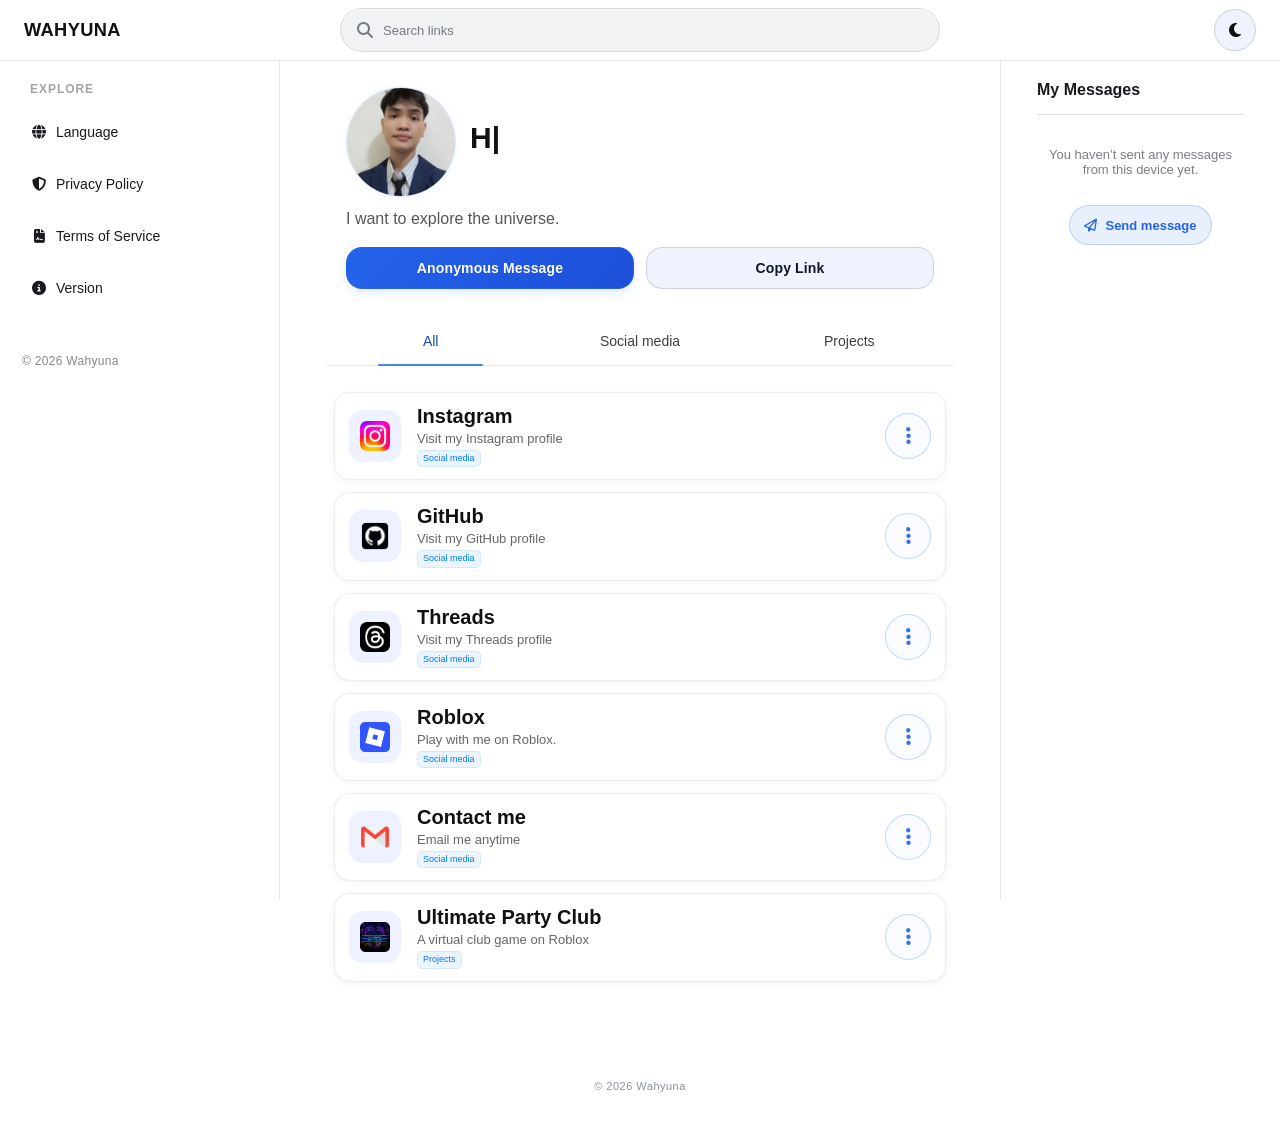
<file: index.html>
<!DOCTYPE html>
<html lang="en">

<head>
    <meta charset="UTF-8">
    <meta name="viewport" content="width=device-width, initial-scale=1.0, maximum-scale=1.0, user-scalable=no">
    <script>
        const pageUrl = new URL(window.location.href);
        const manualSmartwatchMode = pageUrl.searchParams.get("open") === "smartwatch";
        const smartwatchViewport = window.matchMedia("(max-width: 320px) and (max-height: 420px)");
        window.__smartwatchNeedsConfirmation = manualSmartwatchMode && !smartwatchViewport.matches;
        const syncSmartwatchMode = () => {
            const enabled = manualSmartwatchMode || smartwatchViewport.matches;
            document.documentElement.classList.toggle("smartwatch-mode", enabled);
            document.documentElement.classList.toggle(
                "smartwatch-nonwatch",
                manualSmartwatchMode && !smartwatchViewport.matches
            );
            window.__smartwatchNeedsConfirmation = manualSmartwatchMode && !smartwatchViewport.matches;

            if (!manualSmartwatchMode) {
                if (smartwatchViewport.matches && !pageUrl.searchParams.has("open")) {
                    pageUrl.searchParams.set("open", "smartwatch");
                } else if (
                    !smartwatchViewport.matches &&
                    pageUrl.searchParams.get("open") === "smartwatch"
                ) {
                    pageUrl.searchParams.delete("open");
                }
                window.history.replaceState(window.history.state, "", pageUrl);
            }
        };
        syncSmartwatchMode();
        smartwatchViewport.addEventListener("change", syncSmartwatchMode);

        if ("serviceWorker" in navigator) {
            let cts = false;
            window.notifyOfflineCacheUsed = function () {
                if (cts) return;
                if (typeof window.toastt !== "function") {
                    window.__pendingOfflineCacheToast = true;
                    return;
                }

                cts = true;
                window.toastt("using offline mode");
            };

            navigator.serviceWorker.register("./sw.js", { updateViaCache: "none" })
                .catch(error => {
                    console.error(error);
                });

            navigator.serviceWorker.addEventListener("message", event => {
                if (
                    event.data?.type === "CACHE_USED" &&
                    !cts
                ) {
                    window.notifyOfflineCacheUsed();
                }
            });
        }
    </script>


    <meta name="robots" content="index, follow, max-image-preview:large, max-snippet:-1, max-video-preview:-1">
    <link rel="manifest" href="/manifest.json">
    <meta name="application-name" content="Wahyuna">
    <meta name="apple-mobile-web-app-capable" content="yes">
    <meta name="apple-mobile-web-app-title" content="Wahyuna">
    <meta name="mobile-web-app-capable" content="yes">
    <meta name="theme-color" content="#ffffff">
    <meta name="description"
        content="Wahyuna's personal profile — discover social links, projects, and ways to connect.">
    <meta name="keywords" content="Wahyuna, portfolio, profile, social links, personal website">
    <meta name="author" content="Wahyuna">
    <link rel="canonical" href="https://itswahyuna.github.io/">
    <meta property="og:title" content="Wahyuna">
    <meta property="og:description" content="Explore Wahyuna's profile and connect via social links.">
    <meta property="og:type" content="website">
    <meta property="og:image" content="https://itswahyuna.github.io/assets/wahyuna.jpeg">
    <meta property="og:image:width" content="800">
    <meta property="og:image:height" content="800">
    <meta property="og:image:alt" content="Wahyuna Profile Picture">
    <meta property="og:url" content="https://itswahyuna.github.io/">
    <meta property="og:site_name" content="Wahyuna">
    <meta property="og:locale" content="en_US">
    <meta name="google-site-verification" content="8vH2oksOwbey3zBds7evcjApORqOhrApb6K6uZMNHWM" />
    <meta name="twitter:card" content="summary_large_image">
    <meta name="twitter:title" content="Wahyuna">
    <meta name="twitter:description" content="Explore Wahyuna's profile and connect via social links.">
    <meta name="twitter:image" content="https://itswahyuna.github.io/assets/wahyuna.jpeg">
    <title>Wahyuna</title>
    <link rel="icon" type="image/png" sizes="192x192" href="/assets/wahyuna-192.png">
    <link rel="shortcut icon" href="/assets/favicon.ico">
    <link rel="apple-touch-icon" sizes="180x180" href="/assets/wahyuna-i.png">
    <link rel="stylesheet" href="https://cdnjs.cloudflare.com/ajax/libs/font-awesome/6.4.0/css/all.min.css">

    <script type="application/ld+json">
    {
        "@context": "https://schema.org",
        "@type": "Person",
        "name": "Wahyuna",
        "url": "https://itswahyuna.github.io/",
        "description": "Connect with Wahyuna's profile and social links.",
         "image": "https://itswahyuna.github.io/assets/wahyuna.jpeg",
        "sameAs": [
              "https://www.instagram.com/its.wahyuna/",
                "https://github.com/itswahyuna/"
            ]
    }
    </script>
    <link rel="stylesheet" href="main.css?v=1.3.46">


</head>

<body class="bright page-loading">
    <div id="pageLoader" class="page-loader" role="status" aria-live="polite">
        <div class="loader-inner">
            <div class="splash-title" data-nosnippet>WAHYUNA</div>
            <div class="loader-dots" aria-hidden="true">
                <span></span>
                <span></span>
                <span></span>
            </div>
        </div>
        <div class="mobile-page-skeleton" aria-hidden="true">
            <div class="mobile-skeleton-navbar">
                <span class="mobile-skeleton-bar brand"></span>
                <span class="mobile-skeleton-bar nav-action"></span>
                <span class="mobile-skeleton-bar nav-action"></span>
            </div>
            <div class="mobile-skeleton-content">
                <section class="mobile-skeleton-profile">
                    <div class="mobile-skeleton-profile-main">
                        <span class="mobile-skeleton-avatar"></span>
                        <span class="mobile-skeleton-profile-details">
                            <span class="mobile-skeleton-bar name"></span>
                            <span class="mobile-skeleton-bar stat"></span>
                            <span class="mobile-skeleton-bar stat short"></span>
                        </span>
                    </div>
                    <span class="mobile-skeleton-bar bio"></span>
                    <span class="mobile-skeleton-bar bio short"></span>
                    <div class="mobile-skeleton-actions">
                        <span class="mobile-skeleton-bar action"></span>
                        <span class="mobile-skeleton-bar action"></span>
                    </div>
                </section>
                <div class="mobile-skeleton-tabs">
                    <span class="mobile-skeleton-bar tab"></span>
                    <span class="mobile-skeleton-bar tab"></span>
                </div>
                <div class="mobile-skeleton-links">
                    <div class="mobile-skeleton-link">
                        <span class="mobile-skeleton-bar icon"></span>
                        <span class="mobile-skeleton-link-text">
                            <span class="mobile-skeleton-bar title"></span>
                            <span class="mobile-skeleton-bar description"></span>
                        </span>
                        <span class="mobile-skeleton-bar arrow"></span>
                    </div>
                    <div class="mobile-skeleton-link">
                        <span class="mobile-skeleton-bar icon"></span>
                        <span class="mobile-skeleton-link-text">
                            <span class="mobile-skeleton-bar title"></span>
                            <span class="mobile-skeleton-bar description"></span>
                        </span>
                        <span class="mobile-skeleton-bar arrow"></span>
                    </div>
                    <div class="mobile-skeleton-link">
                        <span class="mobile-skeleton-bar icon"></span>
                        <span class="mobile-skeleton-link-text">
                            <span class="mobile-skeleton-bar title"></span>
                            <span class="mobile-skeleton-bar description"></span>
                        </span>
                        <span class="mobile-skeleton-bar arrow"></span>
                    </div>
                    <div class="mobile-skeleton-link">
                        <span class="mobile-skeleton-bar icon"></span>
                        <span class="mobile-skeleton-link-text">
                            <span class="mobile-skeleton-bar title"></span>
                            <span class="mobile-skeleton-bar description"></span>
                        </span>
                        <span class="mobile-skeleton-bar arrow"></span>
                    </div>
                    <div class="mobile-skeleton-link">
                        <span class="mobile-skeleton-bar icon"></span>
                        <span class="mobile-skeleton-link-text">
                            <span class="mobile-skeleton-bar title"></span>
                            <span class="mobile-skeleton-bar description"></span>
                        </span>
                        <span class="mobile-skeleton-bar arrow"></span>
                    </div>
                    <div class="mobile-skeleton-link">
                        <span class="mobile-skeleton-bar icon"></span>
                        <span class="mobile-skeleton-link-text">
                            <span class="mobile-skeleton-bar title"></span>
                            <span class="mobile-skeleton-bar description"></span>
                        </span>
                        <span class="mobile-skeleton-bar arrow"></span>
                    </div>
                    <div class="mobile-skeleton-link">
                        <span class="mobile-skeleton-bar icon"></span>
                        <span class="mobile-skeleton-link-text">
                            <span class="mobile-skeleton-bar title"></span>
                            <span class="mobile-skeleton-bar description"></span>
                        </span>
                        <span class="mobile-skeleton-bar arrow"></span>
                    </div>
                </div>
            </div>
        </div>
    </div>

    <div id="app">

        <nav class="smartwatch-return-nav" aria-label="Smartwatch navigation">
            <button type="button" class="smartwatch-return-button" id="smartwatchNavbarReturn"
                data-i18n="smartwatchModeReturnNav">
                Return to normal view
            </button>
        </nav>

        <header class="top-navbar" aria-label="Main navigation">
            <div class="top-navbar-inner">
                <div class="top-navbar-brand-group">
                    <button id="sidebarToggle" class="sidebar-toggle-btn" type="button"
                        aria-label="Open navigation menu" data-i18n-aria-label="openNavigation"
                        aria-controls="siteSidebar" aria-expanded="false">
                        <i class="fa-solid fa-bars" aria-hidden="true"></i>
                    </button>
                    <button class="top-navbar-brand" id="scrollToTopButton" type="button"
                        aria-label="Scroll to top" translate="no" data-nosnippet>WAHYUNA</button>
                </div>
                <div class="top-navbar-actions">
                    <button id="searchToggle" class="theme-toggle-btn search-toggle-btn" type="button"
                        aria-label="Search links" data-i18n-aria-label="searchLinks"
                        aria-controls="linkSearchBackdrop" aria-expanded="false">
                        <i class="fa-solid fa-magnifying-glass" aria-hidden="true"></i>
                    </button>
                    <button id="th" class="theme-toggle-btn" type="button" aria-label="Appearance"
                        data-i18n-aria-label="appearance" aria-haspopup="dialog" aria-controls="themeBackdrop">
                        <i class="fa-solid fa-moon" aria-hidden="true"></i>
                    </button>
                </div>
            </div>
        </header>

        <div id="pullRefreshIndicator" class="pull-refresh-indicator" role="status" aria-live="polite"
            aria-label="Pull to refresh">
            <div class="loader-spinner" aria-hidden="true">
                <span></span>
                <span></span>
                <span></span>
                <span></span>
                <span></span>
                <span></span>
                <span></span>
                <span></span>
            </div>
        </div>

        <div id="pullRefreshContent" class="pull-refresh-content">
            <div class="biodata">

                <div class="profile-main">
                    <img class="profile-img" src="assets/wahyuna.jpeg" alt="Wahyuna - Professional Profile Picture"
                        role="button" tabindex="0" aria-haspopup="dialog" aria-controls="imageModal"
                        aria-label="Open Wahyuna's profile">

                    <div class="text">

                        <h1 id="typ" translate="no"></h1>
                        <span class="visitors" id="visitors" translate="no" data-nosnippet></span>
                        <span class="anonymous-messages" id="anonymous-messages" translate="no" data-nosnippet></span>

                    </div>
                </div>

                <p class="bio" hidden></p>

                <div class="profile-actions">
                    <div class="profile-action-row">
                        <button type="button" id="floatingTriggerButton" class="floating-trigger-button"
                            data-i18n="message" data-nosnippet>Message</button>
                        <button type="button" id="copyLinkButton" class="copy-link-button" data-i18n="copyLink"
                            data-nosnippet>Copy Link</button>
                    </div>
                </div>

            </div>

            <div class="connect">
                <div class="link-slide-carousel" id="profileLinkCarousel">
                    <div class="link-slide-nav" role="tablist" aria-label="Profile links">
                        <button class="link-slide-tab active" id="profile-all-tab" type="button" role="tab"
                            aria-selected="true" aria-controls="profile-all-panel" data-link-slide="0">
                            <span class="link-slide-tab-label" data-i18n="all">All</span>
                        </button>
                        <button class="link-slide-tab" id="profile-social-tab" type="button" role="tab"
                            aria-selected="false" aria-controls="profile-social-panel" data-link-slide="1">
                            <span class="link-slide-tab-label" data-i18n="socialMedia">Social media</span>
                        </button>
                        <button class="link-slide-tab" id="profile-from-me-tab" type="button" role="tab"
                            aria-selected="false" aria-controls="profile-from-me-panel" data-link-slide="2">
                            <span class="link-slide-tab-label" data-i18n="projects">Projects</span>
                        </button>
                    </div>
                    <div class="link-slides" data-i18n-aria-label="profileLinkCategories"
                        aria-label="Swipe between all links, Wahyuna's social media, and projects by Wahyuna">
                        <section class="link-slide" id="profile-all-panel" role="tabpanel"
                            aria-labelledby="profile-all-tab">
                            <h2 class="link-slide-title" data-i18n="allLinks">All links</h2>
                            <div class="links" id="allLinkCards" aria-busy="true" aria-label="All links">
                                <div class="link-card-skeleton" aria-hidden="true">
                                    <span class="link-skeleton-icon"></span>
                                    <span class="link-skeleton-text">
                                        <span class="link-skeleton-bar title"></span>
                                        <span class="link-skeleton-bar description"></span>
                                    </span>
                                    <span class="link-skeleton-arrow"></span>
                                </div>
                                <div class="link-card-skeleton" aria-hidden="true">
                                    <span class="link-skeleton-icon"></span>
                                    <span class="link-skeleton-text">
                                        <span class="link-skeleton-bar title"></span>
                                        <span class="link-skeleton-bar description"></span>
                                    </span>
                                    <span class="link-skeleton-arrow"></span>
                                </div>
                                <div class="link-card-skeleton" aria-hidden="true">
                                    <span class="link-skeleton-icon"></span>
                                    <span class="link-skeleton-text">
                                        <span class="link-skeleton-bar title"></span>
                                        <span class="link-skeleton-bar description"></span>
                                    </span>
                                    <span class="link-skeleton-arrow"></span>
                                </div>
                            </div>
                        </section>
                        <section class="link-slide" id="profile-social-panel" role="tabpanel"
                            aria-labelledby="profile-social-tab">
                            <h2 class="link-slide-title" data-i18n="socialMedia">Social media</h2>
                            <div class="links" id="linkCards" aria-busy="true"
                                aria-label="Wahyuna's social media links">
                                <div class="link-card-skeleton" aria-hidden="true">
                                    <span class="link-skeleton-icon"></span>
                                    <span class="link-skeleton-text">
                                        <span class="link-skeleton-bar title"></span>
                                        <span class="link-skeleton-bar description"></span>
                                    </span>
                                    <span class="link-skeleton-arrow"></span>
                                </div>
                                <div class="link-card-skeleton" aria-hidden="true">
                                    <span class="link-skeleton-icon"></span>
                                    <span class="link-skeleton-text">
                                        <span class="link-skeleton-bar title"></span>
                                        <span class="link-skeleton-bar description"></span>
                                    </span>
                                    <span class="link-skeleton-arrow"></span>
                                </div>
                                <div class="link-card-skeleton" aria-hidden="true">
                                    <span class="link-skeleton-icon"></span>
                                    <span class="link-skeleton-text">
                                        <span class="link-skeleton-bar title"></span>
                                        <span class="link-skeleton-bar description"></span>
                                    </span>
                                    <span class="link-skeleton-arrow"></span>
                                </div>
                                <div class="link-card-skeleton" aria-hidden="true">
                                    <span class="link-skeleton-icon"></span>
                                    <span class="link-skeleton-text">
                                        <span class="link-skeleton-bar title"></span>
                                        <span class="link-skeleton-bar description"></span>
                                    </span>
                                    <span class="link-skeleton-arrow"></span>
                                </div>
                                <div class="link-card-skeleton" aria-hidden="true">
                                    <span class="link-skeleton-icon"></span>
                                    <span class="link-skeleton-text">
                                        <span class="link-skeleton-bar title"></span>
                                        <span class="link-skeleton-bar description"></span>
                                    </span>
                                    <span class="link-skeleton-arrow"></span>
                                </div>
                                <div class="link-card-skeleton" aria-hidden="true">
                                    <span class="link-skeleton-icon"></span>
                                    <span class="link-skeleton-text">
                                        <span class="link-skeleton-bar title"></span>
                                        <span class="link-skeleton-bar description"></span>
                                    </span>
                                    <span class="link-skeleton-arrow"></span>
                                </div>
                                <div class="link-card-skeleton" aria-hidden="true">
                                    <span class="link-skeleton-icon"></span>
                                    <span class="link-skeleton-text">
                                        <span class="link-skeleton-bar title"></span>
                                        <span class="link-skeleton-bar description"></span>
                                    </span>
                                    <span class="link-skeleton-arrow"></span>
                                </div>
                            </div>
                        </section>
                        <section class="link-slide" id="profile-from-me-panel" role="tabpanel"
                            aria-labelledby="profile-from-me-tab">
                            <h2 class="link-slide-title" data-i18n="projects">Projects</h2>
                            <div class="links" id="fromMeCards" aria-busy="true"
                                aria-label="Projects by Wahyuna">
                                <div class="link-card-skeleton" aria-hidden="true">
                                    <span class="link-skeleton-icon"></span>
                                    <span class="link-skeleton-text">
                                        <span class="link-skeleton-bar title"></span>
                                        <span class="link-skeleton-bar description"></span>
                                    </span>
                                    <span class="link-skeleton-arrow"></span>
                                </div>
                                <div class="link-card-skeleton" aria-hidden="true">
                                    <span class="link-skeleton-icon"></span>
                                    <span class="link-skeleton-text">
                                        <span class="link-skeleton-bar title"></span>
                                        <span class="link-skeleton-bar description"></span>
                                    </span>
                                    <span class="link-skeleton-arrow"></span>
                                </div>
                                <div class="link-card-skeleton" aria-hidden="true">
                                    <span class="link-skeleton-icon"></span>
                                    <span class="link-skeleton-text">
                                        <span class="link-skeleton-bar title"></span>
                                        <span class="link-skeleton-bar description"></span>
                                    </span>
                                    <span class="link-skeleton-arrow"></span>
                                </div>
                                <div class="link-card-skeleton" aria-hidden="true">
                                    <span class="link-skeleton-icon"></span>
                                    <span class="link-skeleton-text">
                                        <span class="link-skeleton-bar title"></span>
                                        <span class="link-skeleton-bar description"></span>
                                    </span>
                                    <span class="link-skeleton-arrow"></span>
                                </div>
                                <div class="link-card-skeleton" aria-hidden="true">
                                    <span class="link-skeleton-icon"></span>
                                    <span class="link-skeleton-text">
                                        <span class="link-skeleton-bar title"></span>
                                        <span class="link-skeleton-bar description"></span>
                                    </span>
                                    <span class="link-skeleton-arrow"></span>
                                </div>
                                <div class="link-card-skeleton" aria-hidden="true">
                                    <span class="link-skeleton-icon"></span>
                                    <span class="link-skeleton-text">
                                        <span class="link-skeleton-bar title"></span>
                                        <span class="link-skeleton-bar description"></span>
                                    </span>
                                    <span class="link-skeleton-arrow"></span>
                                </div>
                                <div class="link-card-skeleton" aria-hidden="true">
                                    <span class="link-skeleton-icon"></span>
                                    <span class="link-skeleton-text">
                                        <span class="link-skeleton-bar title"></span>
                                        <span class="link-skeleton-bar description"></span>
                                    </span>
                                    <span class="link-skeleton-arrow"></span>
                                </div>
                            </div>
                        </section>
                    </div>
                </div>

                <p class="connect-copyright">© 2026 Wahyuna</p>

            </div>
        </div>


        <div class="image-modal" id="imageModal" aria-hidden="true" data-nosnippet>
            <div class="image-modal-backdrop" id="modalBackdrop"></div>
            <section class="image-modal-content" role="dialog" aria-modal="true" aria-labelledby="profilePopupName">
                <div class="profile-popup-card">
                    <div class="profile-popup-header">
                        <button class="image-modal-close" id="modalClose" type="button" aria-label="Close profile">
                            <i class="fa-solid fa-xmark" aria-hidden="true"></i>
                        </button>
                    </div>
                    <div class="profile-popup-portrait">
                        <div id="modalLoader" class="modal-loader hidden" aria-hidden="true">
                            <div class="loader-ring" style="width:48px;height:48px;"></div>
                        </div>
                        <img id="modalImage" src="assets/wahyuna.jpeg" alt="Wahyuna">
                    </div>
                    <div class="profile-popup-details">
                        <h2 id="profilePopupName"></h2>
                    </div>
                </div>
                <div class="profile-popup-actions">
                    <button type="button" class="profile-popup-action" id="profilePopupMessage"
                        data-i18n="message">
                        Message
                    </button>
                    <button type="button" class="profile-popup-action" id="profilePopupCopy"
                        data-i18n="copyLink">
                        Copy Link
                    </button>
                </div>
            </section>
        </div>

    </div>

    <div class="link-search-backdrop" id="linkSearchBackdrop" aria-hidden="true">
        <section class="link-search-panel" role="dialog" aria-modal="true" data-i18n-aria-label="searchLinks"
            aria-label="Search links">
            <div class="link-search-header">
                <label class="link-search-input-wrap">
                    <i class="fa-solid fa-magnifying-glass" aria-hidden="true"></i>
                    <input id="linkSearchInput" type="search" data-i18n-placeholder="search"
                        data-i18n-aria-label="searchLinks" placeholder="Search" autocomplete="off" inputmode="search"
                        enterkeyhint="search" aria-label="Search links">
                </label>
                <button class="link-search-close" id="linkSearchClose" type="button" data-i18n="cancel">Cancel</button>
            </div>
            <div class="link-search-results" id="linkSearchResults" aria-live="polite"></div>
        </section>
    </div>

    <div class="floating-comment-overlay hidden" id="floatingCommentOverlay"></div>

    <div class="floating-comment-widget hidden" id="floatingCommentWidget" data-nosnippet>
        <div class="floating-comment-content">
            <div class="floating-comment-header" id="floatingCommentHeader">
                <div class="floating-comment-title">
                    <span id="floatingCommentTitleText" data-i18n="message">Message</span>
                </div>
                <button type="button" class="floating-comment-close" id="floatingCommentClose"
                    aria-label="Close message form">
                    <i class="fa-solid fa-xmark" aria-hidden="true"></i>
                </button>
            </div>

            <form class="floating-comment-form" id="floatingCommentForm" data-nosnippet>
                <input type="hidden" name="device" id="deviceInput" value="">

                <label class="floating-field" data-nosnippet>
                    <span data-i18n="name">Name</span>
                    <input type="text" id="floatingNameInput" maxlength="100" data-i18n-placeholder="anonymousName"
                        placeholder="Enter your anonymous name">
                </label>

                <label class="floating-field" data-nosnippet>
                    <span data-i18n="message">Message</span>
                    <textarea name="message" rows="3" maxlength="1000"
                        data-i18n-placeholder="anonymousMessage"
                        placeholder="Enter your anonymous message"></textarea>
                </label>

                <div class="floating-actions" data-nosnippet>
                    <button type="button" class="floating-history-toggle" id="sentHistoryToggle"
                        aria-label="Show my messages" data-i18n-aria-label="showMyMessages"
                        aria-expanded="false">
                        <i class="fa-solid fa-clock-rotate-left" aria-hidden="true"></i>
                        <span data-i18n="myMessages">My Messages</span>
                    </button>
                    <button type="submit" class="floating-primary" id="floatingSubmitText"
                        data-i18n="send">Send</button>
                </div>
            </form>
        </div>

        <section class="sent-history hidden" id="sentHistory" aria-label="My messages"
            data-i18n-aria-label="myMessages" aria-hidden="true">
            <div class="sent-history-header">
                <span data-i18n="myMessages">My Messages</span>
                <button type="button" id="sentHistoryClose" aria-label="Close sent messages"
                    data-i18n-aria-label="closeSentMessages">
                    <i class="fa-solid fa-xmark" aria-hidden="true"></i>
                </button>
            </div>
            <div class="sent-history-list" id="sentHistoryList"></div>
        </section>
    </div>

    <aside class="desktop-history-sidebar" id="desktopHistorySidebar" aria-label="My Messages"
        data-i18n-aria-label="myMessages" aria-hidden="true" hidden></aside>

    <div class="history-delete-backdrop hidden" id="historyDeleteBackdrop">
        <section class="history-delete-dialog" id="historyDeleteDialog" role="alertdialog" aria-modal="true"
            aria-labelledby="historyDeleteTitle" aria-describedby="historyDeleteDescription">
            <h2 id="historyDeleteTitle" data-i18n="deleteForYou">Delete for you?</h2>
            <p id="historyDeleteDescription" data-i18n="deleteMessageDescription">This message will only be removed
                from your history on this device.</p>
            <div class="history-delete-actions">
                <button type="button" class="history-delete-cancel" id="historyDeleteCancel"
                    data-i18n="cancel">Cancel</button>
                <button type="button" class="history-delete-confirm" id="historyDeleteConfirm"
                    data-i18n="delete">Delete</button>
            </div>
        </section>
    </div>

    <div class="history-delete-backdrop hidden" id="copyLinkConfirmBackdrop">
        <section class="history-delete-dialog" id="copyLinkConfirmDialog" role="alertdialog" aria-modal="true"
            aria-labelledby="copyLinkConfirmTitle" aria-describedby="copyLinkConfirmDescription">
            <h2 id="copyLinkConfirmTitle" data-i18n="copyProfileLinkQuestion">Copy profile link?</h2>
            <p id="copyLinkConfirmDescription" data-i18n="copyProfileLinkDescription">Would you like to copy this
                profile link?</p>
            <div class="history-delete-actions">
                <button type="button" class="history-delete-cancel" id="copyLinkConfirmCancel"
                    data-i18n="cancel">Cancel</button>
                <button type="button" class="copy-link-confirm-button" id="copyLinkConfirm"
                    data-i18n="copy">Copy</button>
            </div>
        </section>
    </div>

    <div class="history-delete-backdrop hidden" id="smartwatchModeConfirmBackdrop">
        <section class="history-delete-dialog" id="smartwatchModeConfirmDialog" role="alertdialog" aria-modal="true"
            aria-labelledby="smartwatchModeConfirmTitle" aria-describedby="smartwatchModeConfirmDescription">
            <h2 id="smartwatchModeConfirmTitle" data-i18n="smartwatchModeTitle">Smartwatch-only layout</h2>
            <p id="smartwatchModeConfirmDescription" data-i18n="smartwatchModeDescription">
                This layout is designed for smartwatches. You are viewing it on a larger screen. Would you like to
                return to the standard layout?
            </p>
            <div class="history-delete-actions">
                <button type="button" class="history-delete-cancel" id="smartwatchModeStay"
                    data-i18n="smartwatchModeStay">Stay here</button>
                <button type="button" class="copy-link-confirm-button" id="smartwatchModeReturn"
                    data-i18n="smartwatchModeReturn">Return to standard layout</button>
            </div>
        </section>
    </div>

    <div class="link-action-backdrop" id="linkActionBackdrop" aria-hidden="true">
        <section class="link-action-dialog" id="linkActionDialog" role="dialog" aria-modal="true"
            aria-labelledby="linkActionTitle" aria-describedby="linkActionDescription">
            <div class="link-action-preview">
                <div class="link-action-image-container" id="linkActionImageContainer"></div>
                <h2 id="linkActionTitle"></h2>
                <p id="linkActionDescription"></p>
            </div>
            <div class="link-action-buttons">
                <button type="button" class="link-action-button" id="linkActionOpen" data-i18n="open">Open</button>
                <button type="button" class="link-action-button" id="linkActionCopy"
                    data-i18n="copyLink">Copy Link</button>
                <button type="button" class="link-action-button link-action-remove-history" id="linkActionRemoveHistory"
                    data-i18n="removeFromSearchHistory" hidden>Remove from Search History</button>
            </div>
            <button type="button" class="link-action-cancel" id="linkActionCancel" data-i18n="cancel">Cancel</button>
        </section>
    </div>

    <div id="toast" class="toast" data-nosnippet></div>

    <div class="sidebar-backdrop" id="sidebarBackdrop" aria-hidden="true"></div>
    <aside class="site-sidebar" id="siteSidebar" aria-label="Site navigation" aria-hidden="true">
        <div class="sidebar-header">
            <div class="top-navbar-brand" translate="no" data-nosnippet>WAHYUNA</div>
            <button class="sidebar-close-btn" id="sidebarClose" type="button" aria-label="Close navigation menu"
                data-i18n-aria-label="closeNavigation">
                <i class="fa-solid fa-xmark" aria-hidden="true"></i>
            </button>
        </div>
        <nav class="sidebar-links" aria-label="Site information">
            <button class="sidebar-link-btn" id="languageSettingsButton" type="button"
                aria-haspopup="dialog" aria-controls="languageDialog" data-i18n-aria-label="language">
                <i class="sidebar-icon fa-solid fa-globe" aria-hidden="true"></i>
                <span data-i18n="language">Language</span>
            </button>
            <button class="sidebar-link-btn" type="button" data-policy-type="privacy">
                <i class="sidebar-icon sidebar-icon-privacy fa-solid fa-shield-halved" aria-hidden="true"></i>
                <span data-i18n="privacyPolicy">Privacy Policy</span>
            </button>
            <button class="sidebar-link-btn" type="button" data-policy-type="tos">
                <i class="sidebar-icon sidebar-icon-terms fa-solid fa-file-contract" aria-hidden="true"></i>
                <span data-i18n="termsOfService">Terms of Service</span>
            </button>
            <button class="sidebar-link-btn" type="button" data-policy-type="version">
                <i class="sidebar-icon fa-solid fa-circle-info" aria-hidden="true"></i>
                <span data-i18n="version">Version</span>
            </button>
            <button class="sidebar-link-btn sidebar-theme-toggle" id="sidebarThemeToggle" type="button"
                aria-haspopup="dialog" aria-controls="themeBackdrop">
                <i class="sidebar-icon sidebar-icon-theme fa-solid fa-moon" aria-hidden="true"></i>
                <span data-i18n="appearance">Appearance</span>
            </button>
        </nav>
        <p class="sidebar-copyright">© 2026 Wahyuna</p>
    </aside>

    <div class="language-backdrop" id="languageBackdrop" aria-hidden="true">
        <section class="language-dialog" id="languageDialog" role="dialog" aria-modal="true"
            aria-labelledby="languageDialogTitle" aria-describedby="languageDialogStatus">
            <div class="language-dialog-heading">
                <h2 id="languageDialogTitle" data-i18n="language">Language</h2>
                <p id="languageDialogStatus"></p>
            </div>
            <div class="language-options-clip">
                <div class="language-options" role="group" data-i18n-aria-label="languageOptions"
                    aria-label="Language options">
                    <button type="button" class="language-option" data-language-option="en" aria-pressed="false">
                        <span data-i18n="english">English</span>
                        <i class="language-current-mark fa-solid fa-check" aria-hidden="true" hidden></i>
                    </button>
                    <button type="button" class="language-option" data-language-option="id" aria-pressed="false">
                        <span data-i18n="indonesian">Indonesia</span>
                        <i class="language-current-mark fa-solid fa-check" aria-hidden="true" hidden></i>
                    </button>
                    <button type="button" class="language-option" data-language-option="su" aria-pressed="false">
                        <span data-i18n="sundanese">Sundanese</span>
                        <i class="language-current-mark fa-solid fa-check" aria-hidden="true" hidden></i>
                    </button>
                    <button type="button" class="language-option" data-language-option="jv" aria-pressed="false">
                        <span data-i18n="javanese">Javanese</span>
                        <i class="language-current-mark fa-solid fa-check" aria-hidden="true" hidden></i>
                    </button>
                    <button type="button" class="language-option" data-language-option="zh" aria-pressed="false">
                        <span data-i18n="chinese">中文</span>
                        <i class="language-current-mark fa-solid fa-check" aria-hidden="true" hidden></i>
                    </button>
                </div>
            </div>
            <p class="language-device-detection" id="languageDeviceDetection"></p>
            <button type="button" class="language-cancel" id="languageCancel" data-i18n="cancel">Cancel</button>
        </section>
    </div>

    <div class="language-backdrop theme-backdrop" id="themeBackdrop" aria-hidden="true">
        <section class="language-dialog theme-dialog" id="themeDialog" role="dialog" aria-modal="true"
            aria-labelledby="themeDialogTitle" aria-describedby="themeDialogStatus">
            <div class="language-dialog-heading">
                <h2 id="themeDialogTitle" data-i18n="appearance">Appearance</h2>
                <p id="themeDialogStatus"></p>
            </div>
            <div class="language-options-clip">
                <div class="language-options" role="group" id="themeOptions"
                    data-i18n-aria-label="appearanceOptions" aria-label="Appearance options">
                    <button type="button" class="language-option" data-theme-option="bright" aria-pressed="false">
                        <span data-i18n="lightMode">Light Mode</span>
                        <i class="language-current-mark fa-solid fa-check" aria-hidden="true" hidden></i>
                    </button>
                    <button type="button" class="language-option" data-theme-option="dark" aria-pressed="false">
                        <span data-i18n="darkMode">Dark Mode</span>
                        <i class="language-current-mark fa-solid fa-check" aria-hidden="true" hidden></i>
                    </button>
                    <button type="button" class="language-option theme-soft-option" data-theme-option="soft-dark"
                        aria-pressed="false">
                        <span data-i18n="softDarkMode">Dim Dark</span>
                        <i class="language-current-mark fa-solid fa-check" aria-hidden="true" hidden></i>
                    </button>
                </div>
            </div>
            <button type="button" class="language-cancel" id="themeCancel" data-i18n="cancel">Cancel</button>
        </section>
    </div>

    <div class="theme-loading-overlay" id="themeLoadingOverlay" aria-hidden="true">
        <div class="theme-loading-card" role="status" aria-live="polite">
            <span class="theme-loading-spinner" aria-hidden="true">
                <i></i><i></i><i></i><i></i><i></i><i></i><i></i><i></i>
            </span>
            <span data-i18n="changingAppearance">Changing appearance...</span>
        </div>
    </div>

    <div class="modal-backdrop" id="policyBackdrop" onclick="closePolicyModal()"></div>

    <div class="modal-card" id="policyModal" data-nosnippet>
        <div class="modal-header">
            <h3 class="modal-title" id="policyModalTitle"></h3>
        </div>

        <div class="modal-body" id="policyBody" data-nosnippet aria-live="polite">
        </div>

        <div class="modal-footer">
            <button class="modal-close-btn" onclick="closePolicyModal()" data-i18n="close">Close</button>
        </div>
    </div>

    <div id="senderToast" class="sender-toast" role="status" aria-live="polite" aria-atomic="true">
        <div class="sender-icon" aria-hidden="true">
            <i class="fa-solid fa-comment"></i>
        </div>
        <div class="sender-content">
            <div class="sender-text"></div>
        </div>
    </div>


    <script>
        let policyRequestId = 0;
        let policyCloseTimer = null;
        let policyCloseHandler = null;

        function clearPolicyCloseCleanup(modal) {
            clearTimeout(policyCloseTimer);
            policyCloseTimer = null;

            if (policyCloseHandler && modal) {
                modal.removeEventListener('transitionend', policyCloseHandler);
                policyCloseHandler = null;
            }
        }

        function renderPolicyContent(container, policy) {
            if (!policy || typeof policy.title !== 'string' || !Array.isArray(policy.blocks)) {
                throw new Error('error');
            }

            const content = document.createDocumentFragment();

            policy.blocks.forEach(block => {
                if (block.type === 'heading' && typeof block.text === 'string') {
                    const heading = document.createElement('h4');
                    heading.textContent = block.text;
                    heading.style.margin = '16px 0 6px';
                    heading.style.fontWeight = '600';
                    content.appendChild(heading);
                    return;
                }

                if (block.type === 'paragraph' && typeof block.text === 'string') {
                    const paragraph = document.createElement('p');
                    paragraph.textContent = block.text;
                    content.appendChild(paragraph);
                    return;
                }

                if (block.type === 'list' && Array.isArray(block.items) &&
                    block.items.every(item => typeof item === 'string')) {
                    const list = document.createElement('ul');
                    list.style.paddingLeft = '18px';
                    list.style.marginBottom = '12px';

                    block.items.forEach(item => {
                        const listItem = document.createElement('li');
                        listItem.textContent = item;
                        list.appendChild(listItem);
                    });

                    content.appendChild(list);
                    return;
                }

                throw new Error('error');
            });

            container.replaceChildren(content);
        }

        function showPolicyLoading(container) {
            const loading = document.createElement('div');
            loading.className = 'policy-skeleton';
            loading.setAttribute('role', 'status');
            loading.setAttribute('aria-label', 'Loading policy document');
            loading.setAttribute('aria-busy', 'true');

            const preview = document.createElement('div');
            preview.className = 'policy-skeleton-preview';
            preview.setAttribute('aria-hidden', 'true');

            const skeletonLines = [
                'title',
                'line line-long',
                'line line-medium',
                'line line-short'
            ];
            for (let section = 0; section < 4; section++) {
                skeletonLines.push(
                    'heading',
                    'line line-long',
                    'line line-medium',
                    'line line-long',
                    'line line-short'
                );
            }

            skeletonLines.forEach(className => {
                const line = document.createElement('span');
                line.className = `policy-skeleton-bar ${className}`;
                preview.appendChild(line);
            });

            loading.appendChild(preview);
            container.replaceChildren(loading);
        }

        function showVersionLoading(container) {
            const loading = document.createElement('div');
            loading.className = 'policy-skeleton version-skeleton';
            loading.setAttribute('role', 'status');
            loading.setAttribute(
                'aria-label',
                window.translateInterface('loadingVersion')
            );
            loading.setAttribute('aria-busy', 'true');

            const label = document.createElement('span');
            label.className = 'policy-skeleton-bar version-skeleton-label';
            label.setAttribute('aria-hidden', 'true');

            const value = document.createElement('span');
            value.className = 'policy-skeleton-bar version-skeleton-value';
            value.setAttribute('aria-hidden', 'true');

            const description = document.createElement('span');
            description.className = 'policy-skeleton-bar version-skeleton-description';
            description.setAttribute('aria-hidden', 'true');

            loading.append(label, value, description);
            container.replaceChildren(loading);
        }

        function renderVersionContent(container, version) {
            const content = document.createElement('div');
            content.className = 'version-info';

            const label = document.createElement('span');
            label.className = 'version-info-label';
            label.textContent = window.translateInterface('currentVersion');

            const value = document.createElement('strong');
            value.className = 'version-info-value';
            value.textContent = version;

            const description = document.createElement('p');
            description.className = 'version-info-description';
            description.textContent = window.translateInterface('versionDescription');

            content.append(label, value, description);
            container.replaceChildren(content);
        }

        async function openPolicyModal(policyType) {
            const titleElement = document.getElementById('policyModalTitle');
            const body = document.getElementById('policyBody');
            const backdrop = document.getElementById('policyBackdrop');
            const modal = document.getElementById('policyModal');
            const policies = {
                privacy: { title: 'Privacy Policy', path: './assets/pp.json' },
                tos: { title: 'Terms of Service', path: './assets/tos.json' },
                version: { title: 'Version', path: './sw.js' }
            };
            const selectedPolicy = policies[policyType];

            if (!titleElement || !body || !backdrop || !modal) {
                console.error('error');
                return;
            }

            if (!selectedPolicy) {
                console.error(policyType);
                return;
            }

            const requestId = ++policyRequestId;
            clearPolicyCloseCleanup(modal);
            const loadingStartedAt = performance.now();
            const policyTitleKeys = {
                privacy: 'privacyPolicy',
                tos: 'termsOfService',
                version: 'version'
            };
            titleElement.textContent = window.translateInterface(policyTitleKeys[policyType]);
            if (policyType === 'version') {
                showVersionLoading(body);
            } else {
                showPolicyLoading(body);
            }
            backdrop.classList.add('open');
            modal.classList.add('open');
            document.body.style.overflow = 'hidden';

            let policy;
            let version;
            let loadError;

            try {
                const response = await fetch(selectedPolicy.path, { cache: 'no-store' });
                if (!response.ok) {
                    throw new Error(`error`);
                }

                if (policyType === 'version') {
                    const serviceWorkerSource = await response.text();
                    const cacheName = serviceWorkerSource.match(/\bconst\s+CACHE_NAME\s*=\s*(["'])(.*?)\1/);
                    if (!cacheName) {
                        throw new Error('CACHE_NAME was not found in sw.js');
                    }
                    version = cacheName[2];
                } else {
                    policy = await response.json();
                }
            } catch (error) {
                loadError = error;
            }

            const loadingDuration = performance.now() - loadingStartedAt;
            if (loadingDuration < 500) {
                await new Promise(resolve => setTimeout(resolve, 500 - loadingDuration));
            }

            if (requestId !== policyRequestId) return;
            if (loadError) {
                console.error(loadError);
                body.textContent = policyType === 'version'
                    ? 'e'
                    : 'error';
                return;
            }

            if (policyType === 'version') {
                if (!version) {
                    console.error('e');
                    body.textContent = 'error';
                    return;
                }
                renderVersionContent(body, version);
                return;
            }

            try {
                renderPolicyContent(body, policy);
            } catch (error) {
                console.error(error);
                body.textContent = 'error';
            }
        }

        function closePolicyModal() {
            const backdrop = document.getElementById('policyBackdrop');
            const modal = document.getElementById('policyModal');
            const body = document.getElementById('policyBody');
            const titleElement = document.getElementById('policyModalTitle');

            if (!backdrop || !modal) return;

            policyRequestId++;
            backdrop.classList.remove('open');
            modal.classList.remove('open');
            document.body.style.overflow = '';

            clearPolicyCloseCleanup(modal);
            const resetPolicyContent = event => {
                if (event && (event.target !== modal || event.propertyName !== 'transform')) return;
                if (modal.classList.contains('open')) return;

                clearPolicyCloseCleanup(modal);
                body?.replaceChildren();
                titleElement?.replaceChildren();
            };

            policyCloseHandler = resetPolicyContent;
            modal.addEventListener('transitionend', policyCloseHandler);
            policyCloseTimer = window.setTimeout(resetPolicyContent, 400);
        }
    </script>



    <script src="language.js?v=1.3.46"></script>
    <script src="encrypted-storage.js"></script>
    <script src="main.js?v=1.3.46"></script>
    <script src="number-of-senders.js"></script>

</body>

</html>
</file>
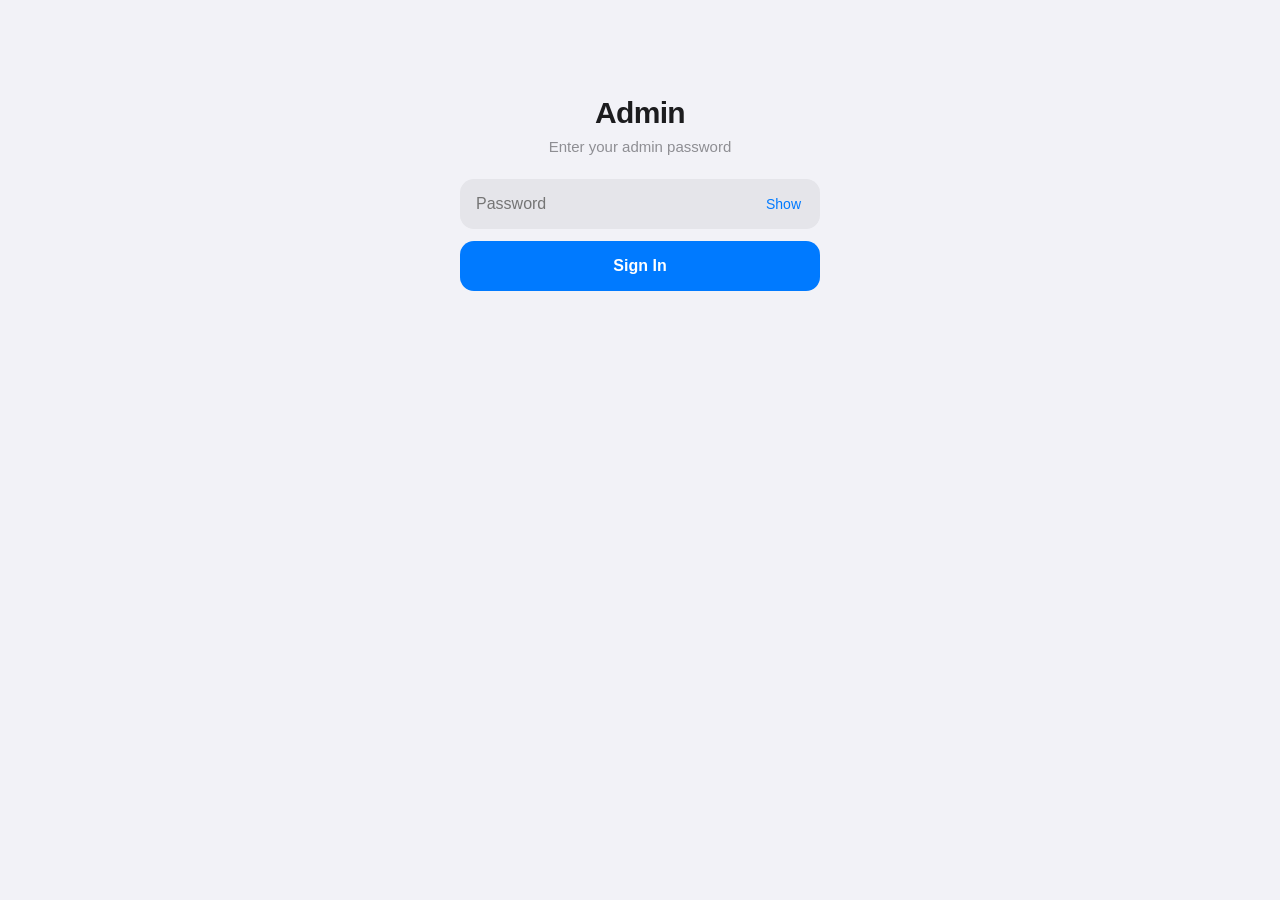
<file: admin/index.html>
<!DOCTYPE html>
<html lang="en">

<head>
  <meta charset="UTF-8">
  <meta name="viewport" content="width=device-width, initial-scale=1.0">
  <meta name="theme-color" content="#f2f2f7">
  <title>Itswahyuna | Admin</title>

  <style>
    * {
      box-sizing: border-box;
      -webkit-tap-highlight-color: transparent;
    }

    body {
      --admin-background: #f2f2f7;
      --admin-surface: #ffffff;
      --admin-secondary-surface: #e5e5ea;
      --admin-text: #1c1c1e;
      --admin-secondary-text: #8e8e93;
      --admin-separator: rgba(60, 60, 67, 0.12);
      --admin-subtle-separator: rgba(60, 60, 67, 0.08);
      --admin-blue: #007aff;
      --admin-red: #ff3b30;
      --admin-card-shadow: 0 2px 8px rgba(0, 0, 0, 0.035);
      color-scheme: light;
      margin: 0;
      min-height: 100vh;
      font-family:
        -apple-system,
        BlinkMacSystemFont,
        "SF Pro Text",
        Arial,
        sans-serif;
      background: var(--admin-background);
      color: var(--admin-text);
    }

    body:not(.bright) {
      --admin-background: #000000;
      --admin-surface: #1c1c1e;
      --admin-secondary-surface: #2c2c2e;
      --admin-text: #f2f2f7;
      --admin-secondary-text: #8e8e93;
      --admin-separator: #38383a;
      --admin-subtle-separator: rgba(84, 84, 88, 0.65);
      --admin-blue: #0a84ff;
      --admin-red: #ff453a;
      --admin-card-shadow: none;
      color-scheme: dark;
    }

    .login-screen {
      min-height: 100vh;
      display: flex;
      align-items: flex-start;
      justify-content: center;
      padding: clamp(48px, 12vh, 96px) 24px 24px;
      background: var(--admin-background);
    }

    .login-box {
      width: 100%;
      max-width: 360px;
    }

    .login-title {
      text-align: center;
      font-size: 30px;
      font-weight: 700;
      margin-bottom: 8px;
      letter-spacing: -0.7px;
    }

    .login-subtitle {
      text-align: center;
      color: var(--admin-secondary-text);
      font-size: 15px;
      margin-bottom: 24px;
    }

    .password-wrapper {
      position: relative;
    }

    #password {
      width: 100%;
      height: 50px;
      border: 1px solid transparent;
      border-radius: 14px;
      padding: 0 52px 0 15px;
      font-size: 16px;
      outline: none;
      background: var(--admin-secondary-surface);
      color: var(--admin-text);
      transition: background-color 0.2s, border-color 0.2s, box-shadow 0.2s;
    }

    #password:focus {
      background: var(--admin-surface);
      border-color: var(--admin-blue);
      box-shadow: 0 0 0 3px rgba(0, 122, 255, 0.14);
    }

    .show-password {
      position: absolute;
      right: 14px;
      top: 50%;
      transform: translateY(-50%);
      border: none;
      background: transparent;
      color: var(--admin-blue);
      font-size: 14px;
      cursor: pointer;
      padding: 5px;
    }

    #loginButton {
      width: 100%;
      height: 50px;
      margin-top: 12px;
      border: none;
      border-radius: 14px;
      background: var(--admin-blue);
      color: #ffffff;
      font-size: 16px;
      font-weight: 600;
      cursor: pointer;
      transition: opacity 0.15s, transform 0.15s;
    }

    #loginButton:active {
      opacity: 0.7;
      transform: scale(0.98);
    }

    #loginButton:disabled {
      opacity: 0.5;
      cursor: default;
    }

    .error {
      min-height: 18px;
      margin-top: 12px;
      text-align: center;
      color: var(--admin-red);
      font-size: 13px;
    }

    .messages-screen {
      display: none;
      max-width: 700px;
      margin: auto;
      padding: 20px;
      background: var(--admin-background);
    }

    @media (min-width: 768px) {
      .messages-screen {
        min-height: 100vh;
        border-right: 1px solid var(--admin-separator);
        border-left: 1px solid var(--admin-separator);
      }
    }

    .messages-navbar {
      position: sticky;
      top: 0;
      z-index: 10;
      margin: -20px -20px 12px;
      padding: 20px 20px 12px;
      border-bottom: 1px solid var(--admin-separator);
      background: var(--admin-background);
    }

    .header {
      display: flex;
      align-items: center;
      justify-content: space-between;
      margin-bottom: 16px;
    }

    .header h2 {
      margin: 0;
      font-size: 32px;
      font-weight: 700;
      letter-spacing: -0.7px;
    }

    .logout {
      border: none;
      background: var(--admin-surface);
      color: var(--admin-blue);
      padding: 9px 14px;
      border-radius: 999px;
      font-size: 14px;
      font-weight: 500;
      cursor: pointer;
    }

    .message-tabs {
      display: flex;
      gap: 3px;
      margin-bottom: 0;
      padding: 3px;
      border: 1px solid var(--admin-subtle-separator);
      border-radius: 12px;
      background: var(--admin-secondary-surface);
    }

    .message-tab {
      border: none;
      flex: 1;
      min-height: 36px;
      border-radius: 9px;
      padding: 8px 12px;
      background: transparent;
      color: var(--admin-text);
      font-size: 15px;
      font-weight: 500;
      cursor: pointer;
      transition: background-color 0.18s, box-shadow 0.18s;
    }

    .message-tab.active {
      background: var(--admin-surface);
      color: var(--admin-text);
      font-weight: 600;
      box-shadow: 0 1px 3px rgba(0, 0, 0, 0.12);
    }

    ul {
      padding: 0;
      margin: 0;
      list-style: none;
    }

    li {
      background: var(--admin-surface);
      padding: 16px;
      margin-bottom: 12px;
      border: 1px solid var(--admin-subtle-separator);
      border-radius: 18px;
      overflow-wrap: anywhere;
      box-shadow: var(--admin-card-shadow);
    }

    .date {
      font-size: 12px;
      color: var(--admin-secondary-text);
    }

    .name {
      font-weight: 600;
      margin-top: 6px;
      font-size: 16px;
    }

    .message {
      margin: 7px 0;
      font-size: 16px;
      line-height: 1.45;
      word-break: break-word;
    }

    .message-footer {
      display: flex;
      align-items: center;
      justify-content: space-between;
      gap: 12px;
      margin-top: 10px;
    }

    .message-action {
      flex: 0 0 auto;
      border: none;
      border-radius: 999px;
      padding: 8px 12px;
      background: var(--admin-secondary-surface);
      color: var(--admin-blue);
      font-size: 14px;
      font-weight: 500;
      cursor: pointer;
    }

    .logout:active,
    .message-action:active {
      opacity: 0.65;
    }

    .device {
      min-width: 0;
      font-size: 12px;
      color: var(--admin-secondary-text);
      overflow-wrap: anywhere;
    }

    .messages-error {
      margin: 0 0 12px;
      color: var(--admin-red);
      font-size: 14px;
    }

    .loading {
      text-align: center;
      color: var(--admin-secondary-text);
      padding: 25px;
    }
  </style>
</head>

<body class="bright">

  <div class="login-screen" id="loginScreen">

    <div class="login-box">

      <div class="login-title">
        Admin
      </div>

      <div class="login-subtitle">
        Enter your admin password
      </div>

      <div class="password-wrapper">

        <input type="password" id="password" placeholder="Password" autocomplete="current-password">

        <button class="show-password" id="showPassword" type="button">
          Show
        </button>

      </div>

      <button id="loginButton" type="button">
        Sign In
      </button>

      <div class="error" id="loginError"></div>

    </div>

  </div>

  <main class="messages-screen" id="messagesScreen">

    <div class="messages-navbar">
      <div class="header">

        <h2>
          Messages
        </h2>

        <button class="logout" id="logoutButton">
          Sign Out
        </button>

      </div>

      <nav class="message-tabs" role="tablist" aria-label="Message views">
        <button class="message-tab active" id="inboxTab" type="button" role="tab"
          aria-selected="true" aria-controls="messages">Inbox</button>
        <button class="message-tab" id="archiveTab" type="button" role="tab"
          aria-selected="false" aria-controls="messages">Archived</button>
      </nav>
    </div>

    <p class="messages-error" id="messagesError" role="alert" hidden></p>

    <ul id="messages" role="tabpanel" aria-labelledby="inboxTab">

      <li class="loading">
        Loading messages...
      </li>

    </ul>

  </main>

  <script src="../encrypted-storage.js"></script>
  <script src="main.js"></script>

</body>

</html>
</file>
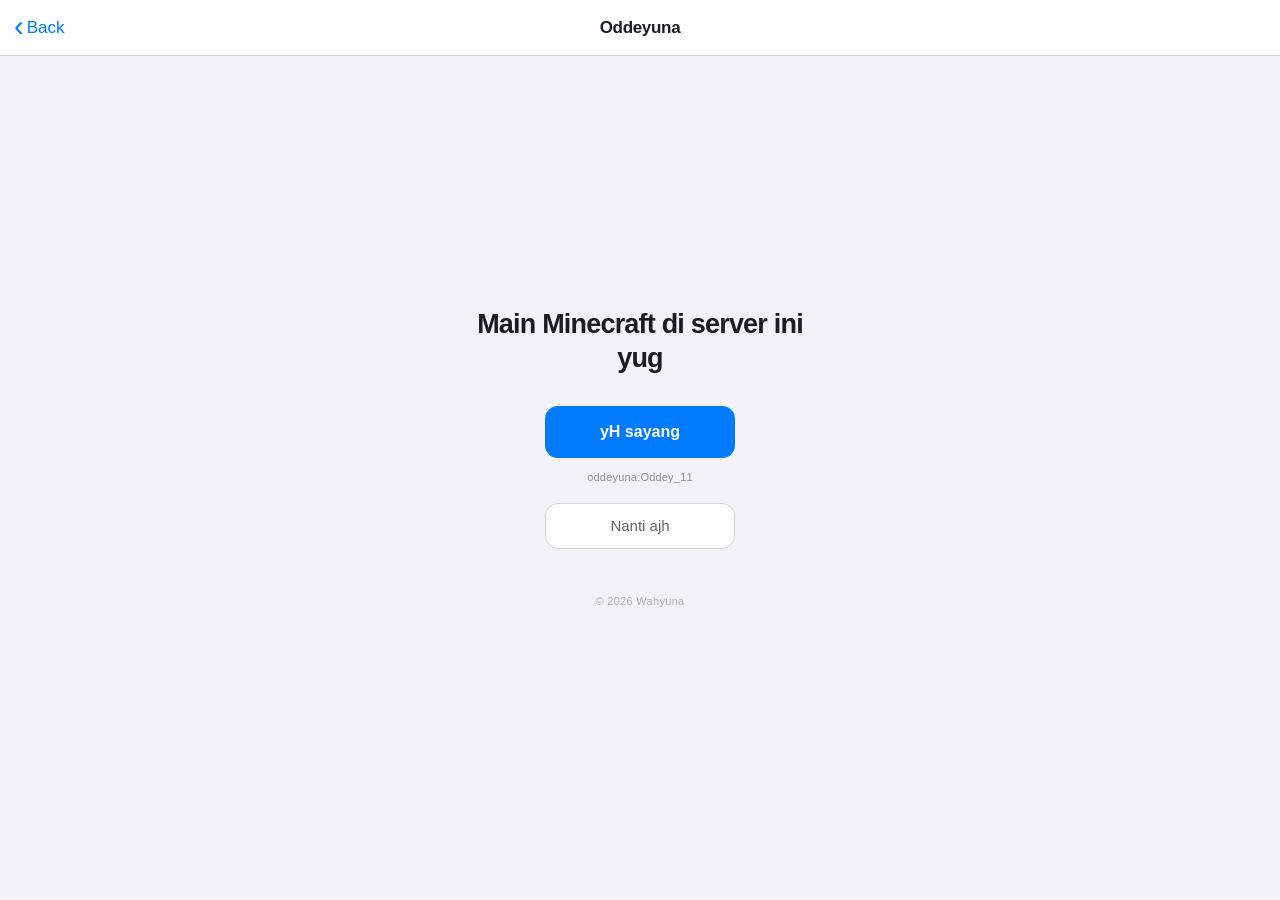
<file: d/index.html>
<!DOCTYPE html>
<html lang="id">
<head>
<meta charset="UTF-8">
<meta name="viewport" content="width=device-width, initial-scale=1.0">
<title>Oddeyuna server</title>

<style>
* {
    margin: 0;
    padding: 0;
    box-sizing: border-box;
    -webkit-tap-highlight-color: transparent;
}

body {
    min-height: 100vh;
    background: #f2f2f7;
    color: #1c1c1e;
    font-family:
        -apple-system,
        BlinkMacSystemFont,
        "SF Pro Text",
        "SF Pro Display",
        "Helvetica Neue",
        Arial,
        sans-serif;
    -webkit-font-smoothing: antialiased;
    -moz-osx-font-smoothing: grayscale;
    text-rendering: optimizeLegibility;
}

/* Navbar */
.navbar {
    height: 56px;
    display: flex;
    align-items: center;
    justify-content: center;
    position: sticky;
    top: 0;
    background: rgba(255,255,255,.82);
    backdrop-filter: saturate(180%) blur(20px);
    -webkit-backdrop-filter: saturate(180%) blur(20px);
    border-bottom: 0.5px solid #d1d1d6;
    z-index: 10;
}

.navbar h2 {
    font-size: 17px;
    font-weight: 600;
    letter-spacing: -.3px;
}

.back {
  position: absolute;
  left: 14px;
  display: inline-flex;
  align-items: center;
  gap: 3px;
  height: 100%;
  border: 0;
  background: none;
  color: #007aff;
  font-size: 17px;
  font-weight: 400;
  cursor: pointer;
}

.back span {
  display: block;
  font-size: 29px;
  font-weight: 300;
  line-height: 1;
  transform: translateY(-1px);
}

/* Main content */
.container {
    min-height: calc(100vh - 56px);
    display: flex;
    flex-direction: column;
    justify-content: center;
    align-items: center;
    padding: 24px;
    padding-bottom: 65px;
    text-align: center;
}

h1 {
    font-size: 27px;
    font-weight: 700;
    letter-spacing: -.8px;
    line-height: 1.25;
    max-width: 330px;
}

/* Primary button */
.play-button {
    margin-top: 30px;
    width: 190px;
    height: 52px;
    border: none;
    border-radius: 13px;
    background: #007aff;
    color: white;
    font-size: 16px;
    font-weight: 600;
    cursor: pointer;
    transition: background .15s, transform .15s;
}

.play-button:hover {
    background: #0071ed;
}

.play-button:active {
    transform: scale(.97);
}

.play-button:disabled {
    opacity: .65;
    cursor: wait;
}

/* Username */
.username {
    margin-top: 13px;
    font-size: 11px;
    color: #8e8e93;
    font-weight: 400;
    letter-spacing: .2px;
}

/* Secondary button */
.later-button {
    margin-top: 20px;
    width: 190px;
    height: 46px;
    border: 1px solid #d1d1d6;
    border-radius: 13px;
    background: rgba(255,255,255,.85);
    color: #636366;
    font-size: 15px;
    font-weight: 500;
    cursor: pointer;
    transition: background .15s, transform .15s;
}

.later-button:hover {
    background: #eaeaef;
}

.later-button:active {
    transform: scale(.97);
}

/* Copyright */
.copyright {
    margin-top: 46px;
    font-size: 11px;
    color: #aeaeb2;
    font-weight: 400;
    letter-spacing: .3px;
}

/* Loading popup */
.loading-overlay {
    position: fixed;
    inset: 0;
    z-index: 100;
    display: flex;
    align-items: center;
    justify-content: center;
    background: rgba(0,0,0,.22);
    backdrop-filter: blur(5px);
    -webkit-backdrop-filter: blur(5px);
    opacity: 0;
    visibility: hidden;
    transition: opacity .2s, visibility .2s;
}

.loading-overlay.show {
    opacity: 1;
    visibility: visible;
}

.loading-popup {
    width: 270px;
    padding: 27px 22px;
    border-radius: 20px;
    background: rgba(255,255,255,.97);
    box-shadow: 0 15px 50px rgba(0,0,0,.14);
    text-align: center;
    transform: scale(.94);
    transition: transform .2s;
}

.loading-overlay.show .loading-popup {
    transform: scale(1);
}

.spinner {
    width: 32px;
    height: 32px;
    margin: 0 auto 17px;
    border: 3px solid #e5e5ea;
    border-top-color: #007aff;
    border-radius: 50%;
    animation: spin .8s linear infinite;
}

@keyframes spin {
    to {
        transform: rotate(360deg);
    }
}

.loading-popup h3 {
    font-size: 16px;
    font-weight: 600;
    color: #1c1c1e;
}

.loading-popup p {
    margin-top: 7px;
    font-size: 13px;
    color: #8e8e93;
}

/* Responsive */
@media (max-width: 400px) {
    h1 {
        font-size: 25px;
    }
}
</style>
</head>

<body>

<nav class="navbar">
    <button class="back" onclick="goBack()">
        <span>‹</span>
        Back
    </button>

    <h2>Oddeyuna</h2>
</nav>

<main class="container">

    <h1>Main Minecraft di server ini yug</h1>

    <button class="play-button" id="playButton" onclick="openServer()">
        yH sayang
    </button>

    <p class="username">oddeyuna:Oddey_11</p>

    <button class="later-button" onclick="goHome()">
        Nanti ajh
    </button>

    <p class="copyright">© 2026 Wahyuna</p>

</main>

<!-- Loading Popup -->
<div class="loading-overlay" id="loadingOverlay">
    <div class="loading-popup">

        <div class="spinner"></div>

        <h3>Menghubungkan sabar yh sayang...</h3>
        <p id="loadingText">Sedang membuka server Minecraft</p>

    </div>
</div>

<script>
function goBack() {
    const previous = document.referrer;

    if (previous) {
        try {
            if (new URL(previous).hostname === "itswahyuna.github.io") {
                history.back();
                return;
            }
        } catch (e) {}
    }

    goHome();
}

function goHome() {
    window.location.href = "https://itswahyuna.github.io";
}

function openServer() {
    const button = document.getElementById("playButton");
    const overlay = document.getElementById("loadingOverlay");

    if (button.disabled) return;

    button.disabled = true;
    overlay.classList.add("show");

    setTimeout(() => {
        const newTab = window.open(
            "minecraft://?addExternalServer=oddeyuna.aternos.me|oddeyuna.aternos.me:19132",
            "_blank"
        );

        if (!newTab) {
            alert("Izinkan pop-up pada browser untuk membuka server.");
        }

        button.disabled = false;
        overlay.classList.remove("show");
    }, 1500);
}
</script>

</body>
</html>
</file>
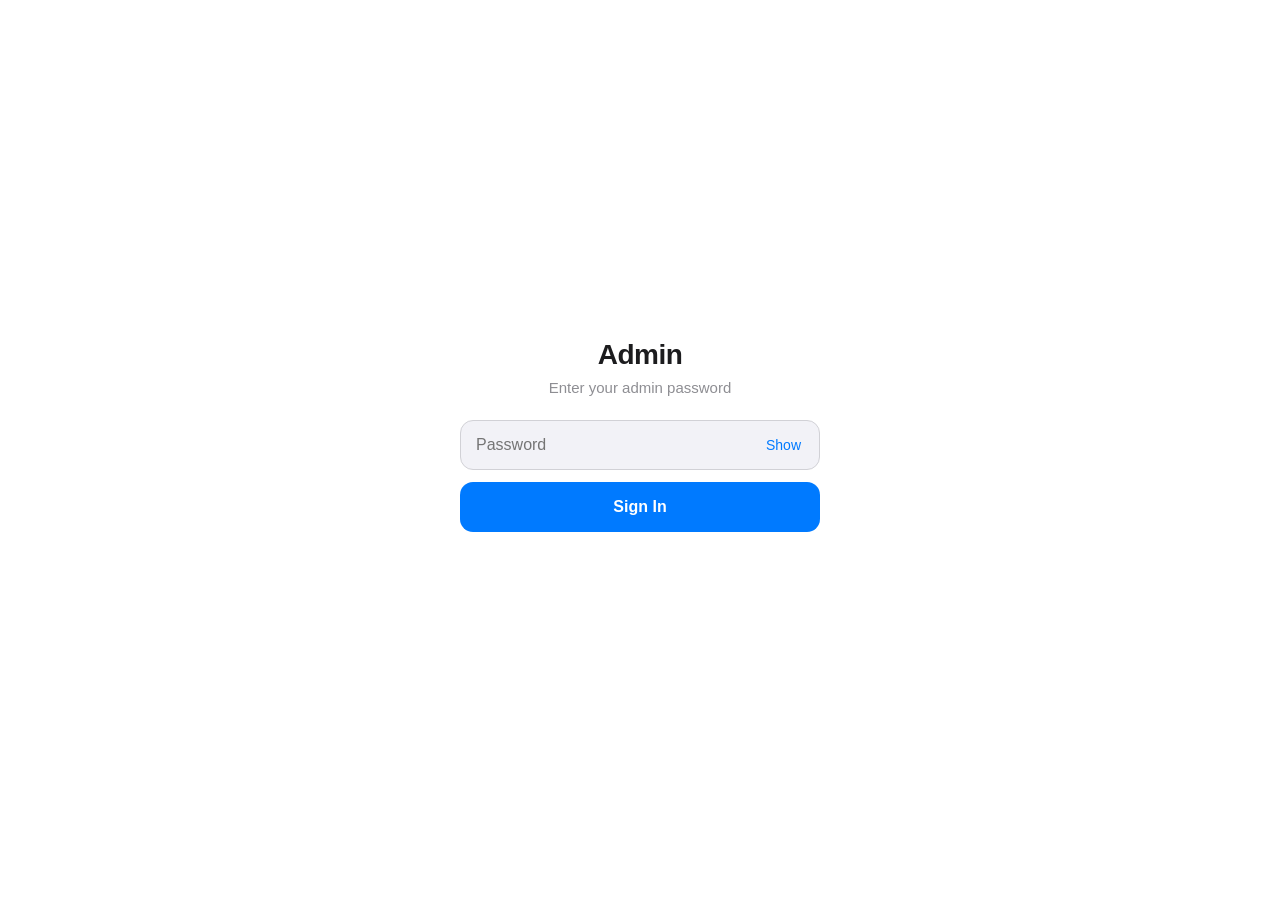
<file: admin.html>
<!DOCTYPE html>
<html lang="en">

<head>
  <meta charset="UTF-8">
  <meta name="viewport" content="width=device-width, initial-scale=1.0">
  <title>Itswahyuna | Admin</title>

  <style>
    * {
      box-sizing: border-box;
    }

    body {
      margin: 0;
      min-height: 100vh;
      font-family:
        -apple-system,
        BlinkMacSystemFont,
        "SF Pro Text",
        Arial,
        sans-serif;
      background: #ffffff;
      color: #1c1c1e;
    }

    .login-screen {
      min-height: 100vh;
      display: flex;
      align-items: center;
      justify-content: center;
      padding: 24px;
      background: #ffffff;
    }

    .login-box {
      width: 100%;
      max-width: 360px;
    }

    .login-title {
      text-align: center;
      font-size: 28px;
      font-weight: 600;
      margin-bottom: 8px;
      letter-spacing: -0.5px;
    }

    .login-subtitle {
      text-align: center;
      color: #8e8e93;
      font-size: 15px;
      margin-bottom: 24px;
    }

    .password-wrapper {
      position: relative;
    }

    #password {
      width: 100%;
      height: 50px;
      border: 1px solid #d1d1d6;
      border-radius: 13px;
      padding: 0 52px 0 15px;
      font-size: 16px;
      outline: none;
      background: #f2f2f7;
      color: #1c1c1e;
      transition: 0.2s;
    }

    #password:focus {
      background: #ffffff;
      border-color: #007aff;
      box-shadow: 0 0 0 2px rgba(0, 122, 255, 0.12);
    }

    .show-password {
      position: absolute;
      right: 14px;
      top: 50%;
      transform: translateY(-50%);
      border: none;
      background: transparent;
      color: #007aff;
      font-size: 14px;
      cursor: pointer;
      padding: 5px;
    }

    #loginButton {
      width: 100%;
      height: 50px;
      margin-top: 12px;
      border: none;
      border-radius: 13px;
      background: #007aff;
      color: #ffffff;
      font-size: 16px;
      font-weight: 600;
      cursor: pointer;
      transition: 0.15s;
    }

    #loginButton:active {
      opacity: 0.7;
      transform: scale(0.98);
    }

    #loginButton:disabled {
      opacity: 0.5;
      cursor: default;
    }

    .error {
      min-height: 18px;
      margin-top: 12px;
      text-align: center;
      color: #ff3b30;
      font-size: 13px;
    }

    .messages-screen {
      display: none;
      max-width: 700px;
      margin: auto;
      padding: 20px;
      background: #ffffff;
    }

    .header {
      display: flex;
      align-items: center;
      justify-content: space-between;
      margin-bottom: 20px;
    }

    .header h2 {
      margin: 0;
      font-size: 28px;
      font-weight: 600;
    }

    .logout {
      border: none;
      background: #f2f2f7;
      color: #007aff;
      padding: 9px 14px;
      border-radius: 10px;
      font-size: 14px;
      cursor: pointer;
    }

    ul {
      padding: 0;
      margin: 0;
      list-style: none;
    }

    li {
      background: #f2f2f7;
      padding: 16px;
      margin-bottom: 10px;
      border-radius: 16px;
    }

    .date {
      font-size: 12px;
      color: #8e8e93;
    }

    .name {
      font-weight: 600;
      margin-top: 6px;
      font-size: 16px;
    }

    .message {
      margin: 7px 0;
      font-size: 16px;
      line-height: 1.45;
      word-break: break-word;
    }

    .device {
      font-size: 12px;
      color: #8e8e93;
    }

    .loading {
      text-align: center;
      color: #8e8e93;
      padding: 25px;
    }
  </style>
</head>

<body>

  <div class="login-screen" id="loginScreen">

    <div class="login-box">

      <div class="login-title">
        Admin
      </div>

      <div class="login-subtitle">
        Enter your admin password
      </div>

      <div class="password-wrapper">

        <input type="password" id="password" placeholder="Password" autocomplete="current-password">

        <button class="show-password" id="showPassword" type="button">
          Show
        </button>

      </div>

      <button id="loginButton" type="button">
        Sign In
      </button>

      <div class="error" id="loginError"></div>

    </div>

  </div>

  <main class="messages-screen" id="messagesScreen">

    <div class="header">

      <h2>
        Messages
      </h2>

      <button class="logout" id="logoutButton">
        Sign Out
      </button>

    </div>

    <ul id="messages">

      <li class="loading">
        Loading messages...
      </li>

    </ul>

  </main>

  <script>
    const API =
      "https://wahyunaserver.wahyunadragon.workers.dev";

    const RECEIVE_API =
      API + "/receive-anonymous-messages";

    const loginScreen =
      document.getElementById("loginScreen");

    const messagesScreen =
      document.getElementById("messagesScreen");

    const passwordInput =
      document.getElementById("password");

    const loginButton =
      document.getElementById("loginButton");

    const loginError =
      document.getElementById("loginError");

    const messages =
      document.getElementById("messages");

    const showPassword =
      document.getElementById("showPassword");

    const logoutButton =
      document.getElementById("logoutButton");

    showPassword.addEventListener(
      "click",
      () => {

        if (
          passwordInput.type === "password"
        ) {

          passwordInput.type = "text";
          showPassword.textContent = "Hide";

        } else {

          passwordInput.type = "password";
          showPassword.textContent = "Show";

        }

      }
    );

    loginButton.addEventListener(
      "click",
      login
    );

    passwordInput.addEventListener(
      "keydown",
      event => {

        if (event.key === "Enter") {
          login();
        }

      }
    );

    async function login() {

      const password =
        passwordInput.value;

      loginError.textContent = "";

      if (!password) {

        loginError.textContent =
          "Please enter your password.";

        return;
      }

      loginButton.disabled = true;
      loginButton.textContent = "Checking...";

      try {

        const response =
          await fetch(
            RECEIVE_API,
            {
              method: "POST",
              headers: {
                "Content-Type": "application/json"
              },
              body: JSON.stringify({
                password: password
              })
            }
          );

        const result =
          await response.json();

        if (
          !response.ok ||
          !result.success
        ) {

          throw new Error(
            result.error ||
            "Invalid password"
          );

        }

        loginScreen.style.display =
          "none";

        messagesScreen.style.display =
          "block";

        displayMessages(
          result.data
        );

      } catch (error) {

        console.error(error);

        loginError.textContent =
          "Incorrect password or an error occurred.";

      } finally {

        loginButton.disabled =
          false;

        loginButton.textContent =
          "Sign In";

      }

    }

    function getRelativeTime(timestamp) {

      const messageDate =
        new Date(timestamp);

      const now =
        new Date();

      const difference =
        now.getTime() -
        messageDate.getTime();

      const seconds =
        Math.floor(difference / 1000);

      const minutes =
        Math.floor(seconds / 60);

      const hours =
        Math.floor(minutes / 60);

      const days =
        Math.floor(hours / 24);

      if (seconds < 60) {
        return "Just now";
      }

      if (minutes < 60) {
        return minutes === 1
          ? "1 minute ago"
          : `${minutes} minutes ago`;
      }

      if (hours < 24) {
        return hours === 1
          ? "1 hour ago"
          : `${hours} hours ago`;
      }

      if (days < 30) {
        return days === 1
          ? "1 day ago"
          : `${days} days ago`;
      }

      return messageDate.toLocaleDateString(
        "en-US",
        {
          month: "long",
          day: "numeric",
          year: "numeric"
        }
      );

    }

    function displayMessages(data) {

      messages.innerHTML = "";

      if (
        !data ||
        data.length === 0
      ) {

        messages.innerHTML = `
          <li class="loading">
            No messages yet.
          </li>
        `;

        return;
      }

      data.forEach(item => {

        const li =
          document.createElement("li");

        const date =
          getRelativeTime(
            item.timestamp
          );

        li.innerHTML = `
          <div class="date">
            ${escapeHTML(date)}
          </div>

          <div class="name">
            ${escapeHTML(item.name)}
          </div>

          <div class="message">
            ${escapeHTML(item.message)}
          </div>

          <div class="device">
            ${escapeHTML(item.device)}
          </div>
        `;

        messages.appendChild(li);

      });

    }

    function escapeHTML(text) {

      const div =
        document.createElement("div");

      div.textContent =
        String(text);

      return div.innerHTML;

    }

    logoutButton.addEventListener(
      "click",
      () => {

        passwordInput.value = "";
        loginError.textContent = "";

        messagesScreen.style.display =
          "none";

        loginScreen.style.display =
          "flex";

      }
    );
  </script>

</body>

</html>
</file>
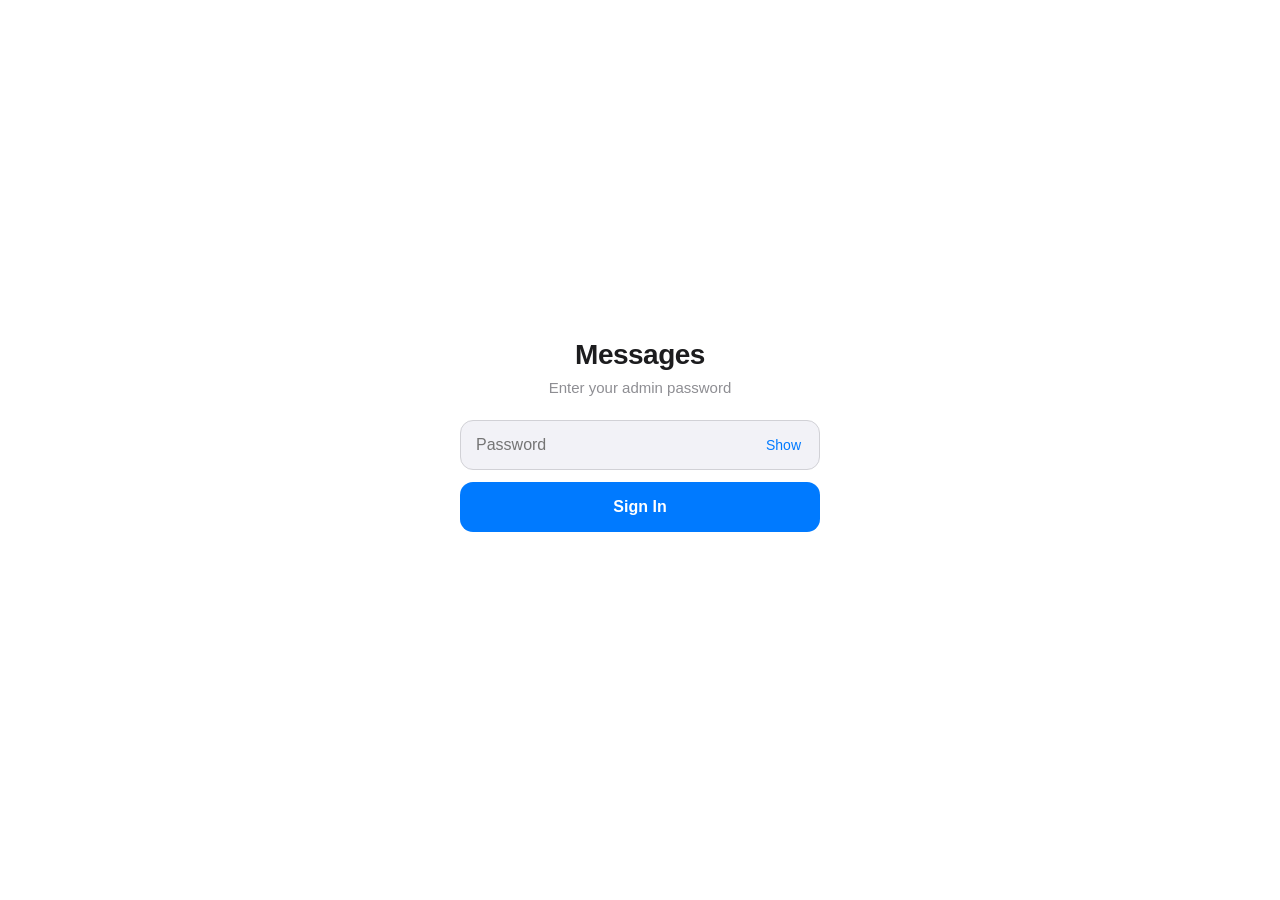
<file: msg.html>
<!DOCTYPE html>
<html lang="en">

<head>
  <meta charset="UTF-8">
  <meta name="viewport" content="width=device-width, initial-scale=1.0">
  <title>Messages</title>

  <style>
    * {
      box-sizing: border-box;
    }

    body {
      margin: 0;
      min-height: 100vh;
      font-family:
        -apple-system,
        BlinkMacSystemFont,
        "SF Pro Text",
        Arial,
        sans-serif;
      background: #ffffff;
      color: #1c1c1e;
    }

    .login-screen {
      min-height: 100vh;
      display: flex;
      align-items: center;
      justify-content: center;
      padding: 24px;
      background: #ffffff;
    }

    .login-box {
      width: 100%;
      max-width: 360px;
    }

    .login-title {
      text-align: center;
      font-size: 28px;
      font-weight: 600;
      margin-bottom: 8px;
      letter-spacing: -0.5px;
    }

    .login-subtitle {
      text-align: center;
      color: #8e8e93;
      font-size: 15px;
      margin-bottom: 24px;
    }

    .password-wrapper {
      position: relative;
    }

    #password {
      width: 100%;
      height: 50px;
      border: 1px solid #d1d1d6;
      border-radius: 13px;
      padding: 0 52px 0 15px;
      font-size: 16px;
      outline: none;
      background: #f2f2f7;
      color: #1c1c1e;
      transition: 0.2s;
    }

    #password:focus {
      background: #ffffff;
      border-color: #007aff;
      box-shadow: 0 0 0 2px rgba(0, 122, 255, 0.12);
    }

    .show-password {
      position: absolute;
      right: 14px;
      top: 50%;
      transform: translateY(-50%);
      border: none;
      background: transparent;
      color: #007aff;
      font-size: 14px;
      cursor: pointer;
      padding: 5px;
    }

    #loginButton {
      width: 100%;
      height: 50px;
      margin-top: 12px;
      border: none;
      border-radius: 13px;
      background: #007aff;
      color: #ffffff;
      font-size: 16px;
      font-weight: 600;
      cursor: pointer;
      transition: 0.15s;
    }

    #loginButton:active {
      opacity: 0.7;
      transform: scale(0.98);
    }

    #loginButton:disabled {
      opacity: 0.5;
      cursor: default;
    }

    .error {
      min-height: 18px;
      margin-top: 12px;
      text-align: center;
      color: #ff3b30;
      font-size: 13px;
    }

    .messages-screen {
      display: none;
      max-width: 700px;
      margin: auto;
      padding: 20px;
      background: #ffffff;
    }

    .header {
      display: flex;
      align-items: center;
      justify-content: space-between;
      margin-bottom: 20px;
    }

    .header h2 {
      margin: 0;
      font-size: 28px;
      font-weight: 600;
    }

    .logout {
      border: none;
      background: #f2f2f7;
      color: #007aff;
      padding: 9px 14px;
      border-radius: 10px;
      font-size: 14px;
      cursor: pointer;
    }

    ul {
      padding: 0;
      margin: 0;
      list-style: none;
    }

    li {
      background: #f2f2f7;
      padding: 16px;
      margin-bottom: 10px;
      border-radius: 16px;
    }

    .date {
      font-size: 12px;
      color: #8e8e93;
    }

    .name {
      font-weight: 600;
      margin-top: 6px;
      font-size: 16px;
    }

    .message {
      margin: 7px 0;
      font-size: 16px;
      line-height: 1.45;
      word-break: break-word;
    }

    .device {
      font-size: 12px;
      color: #8e8e93;
    }

    .loading {
      text-align: center;
      color: #8e8e93;
      padding: 25px;
    }
  </style>
</head>

<body>

  <div class="login-screen" id="loginScreen">

    <div class="login-box">

      <div class="login-title">
        Messages
      </div>

      <div class="login-subtitle">
        Enter your admin password
      </div>

      <div class="password-wrapper">

        <input type="password" id="password" placeholder="Password" autocomplete="current-password">

        <button class="show-password" id="showPassword" type="button">
          Show
        </button>

      </div>

      <button id="loginButton" type="button">
        Sign In
      </button>

      <div class="error" id="loginError"></div>

    </div>

  </div>

  <main class="messages-screen" id="messagesScreen">

    <div class="header">

      <h2>
        Messages
      </h2>

      <button class="logout" id="logoutButton">
        Sign Out
      </button>

    </div>

    <ul id="messages">

      <li class="loading">
        Loading messages...
      </li>

    </ul>

  </main>

  <script>
    const API =
      "https://wahyunaserver.wahyunadragon.workers.dev";

    const RECEIVE_API =
      API + "/receive-anonymous-messages";

    const loginScreen =
      document.getElementById("loginScreen");

    const messagesScreen =
      document.getElementById("messagesScreen");

    const passwordInput =
      document.getElementById("password");

    const loginButton =
      document.getElementById("loginButton");

    const loginError =
      document.getElementById("loginError");

    const messages =
      document.getElementById("messages");

    const showPassword =
      document.getElementById("showPassword");

    const logoutButton =
      document.getElementById("logoutButton");

    showPassword.addEventListener(
      "click",
      () => {

        if (passwordInput.type === "password") {
          passwordInput.type = "text";
          showPassword.textContent = "Hide";
        } else {
          passwordInput.type = "password";
          showPassword.textContent = "Show";
        }

      }
    );

    loginButton.addEventListener(
      "click",
      login
    );

    passwordInput.addEventListener(
      "keydown",
      event => {

        if (event.key === "Enter") {
          login();
        }

      }
    );

    async function login() {

      const password =
        passwordInput.value;

      loginError.textContent = "";

      if (!password) {

        loginError.textContent =
          "Please enter your password.";

        return;
      }

      loginButton.disabled = true;
      loginButton.textContent = "Checking...";

      try {

        const response =
          await fetch(
            RECEIVE_API,
            {
              method: "POST",
              headers: {
                "Content-Type": "application/json"
              },
              body: JSON.stringify({
                password: password
              })
            }
          );

        const result =
          await response.json();

        if (
          !response.ok ||
          !result.success
        ) {

          throw new Error(
            result.error ||
            "Invalid password"
          );

        }

        loginScreen.style.display = "none";
        messagesScreen.style.display = "block";

        displayMessages(
          result.data
        );

      } catch (error) {

        console.error(error);

        loginError.textContent =
          "Incorrect password or an error occurred.";

      } finally {

        loginButton.disabled = false;
        loginButton.textContent = "Sign In";

      }

    }

    function displayMessages(data) {

      messages.innerHTML = "";

      if (!data || data.length === 0) {

        messages.innerHTML = `
          <li class="loading">
            No messages yet.
          </li>
        `;

        return;
      }

      data.forEach(item => {

        const li =
          document.createElement("li");

        const date =
          new Date(
            item.timestamp
          ).toLocaleString("en-US");

        li.innerHTML = `
          <div class="date">
            ${escapeHTML(date)}
          </div>

          <div class="name">
            ${escapeHTML(item.name)}
          </div>

          <div class="message">
            ${escapeHTML(item.message)}
          </div>

          <div class="device">
            ${escapeHTML(item.device)}
          </div>
        `;

        messages.appendChild(li);

      });

    }

    function escapeHTML(text) {

      const div =
        document.createElement("div");

      div.textContent =
        String(text);

      return div.innerHTML;

    }

    logoutButton.addEventListener(
      "click",
      () => {

        passwordInput.value = "";
        loginError.textContent = "";

        messagesScreen.style.display = "none";
        loginScreen.style.display = "flex";

      }
    );
  </script>

</body>

</html>
</file>
<file: main.css>
* {
        margin: 0;
        padding: 0;
        box-sizing: border-box;
        font-family: "Poppins", sans-serif;
        user-select: none;
    }

    html {
        scrollbar-width: thin;
        scrollbar-color: rgba(82, 96, 127, 0.7) transparent;
        overscroll-behavior-y: none;
    }

    *::-webkit-scrollbar {
        width: 8px;
        height: 8px;
    }

    *::-webkit-scrollbar-track {
        background: transparent;
    }

    *::-webkit-scrollbar-thumb {
        background: rgba(82, 96, 127, 0.72);
        border-radius: 999px;
        border: 2px solid transparent;
        background-clip: padding-box;
    }

    *::-webkit-scrollbar-thumb:hover {
        background: rgba(59, 72, 96, 0.9);
        border: 2px solid transparent;
        background-clip: padding-box;
    }

    .floating-comment-widget {
        scrollbar-width: none;
        -ms-overflow-style: none;
    }

    .floating-comment-widget::-webkit-scrollbar,
    .floating-field textarea::-webkit-scrollbar {
        width: 0;
        height: 0;
        display: none;
    }

    @media (max-width: 767px) {

        html,
        body,
        .floating-comment-widget,
        .floating-field textarea,
        .floating-comment-form {
            scrollbar-width: none;
            -ms-overflow-style: none;
        }

        html::-webkit-scrollbar,
        body::-webkit-scrollbar,
        *::-webkit-scrollbar,
        .floating-comment-widget::-webkit-scrollbar,
        .floating-field textarea::-webkit-scrollbar {
            width: 0 !important;
            height: 0 !important;
            display: none !important;
        }
    }

    body {

        min-height: 100vh;
        margin: 0;
        padding: 0;
        display: block;

        background: #010203;

        color: white;

        transition: color .4s ease, background .4s ease;
    }

    .top-navbar {
        position: fixed;
        top: 0;
        left: 0;
        right: 0;
        z-index: 40;
        display: flex;
        justify-content: center;
        width: 100%;
        margin: 0;
        padding: 0;
        pointer-events: none;
        opacity: 1;
        visibility: visible;
        background: #010203;
        color: white;
        border-bottom: 1px solid transparent;
        transition: opacity .24s ease, visibility .24s ease, background .24s ease, color .24s ease, border-color .25s ease, box-shadow .24s ease;
    }

    .top-navbar-inner {
        width: min(100%, 700px);
        min-height: 60px;
        display: flex;
        align-items: center;
        justify-content: space-between;
        padding: 8px 24px;
        border-radius: 0;
        background: inherit;
        color: inherit;
        transition: border-color .25s ease, box-shadow .25s ease;
        pointer-events: auto;
        font-family: "Poppins", sans-serif;
    }

    .top-navbar-actions {
        display: inline-flex;
        align-items: center;
        gap: 8px;
    }

    .top-navbar-brand-group {
        display: inline-flex;
        align-items: center;
        gap: 10px;
    }

    .sidebar-toggle-btn {
        width: 36px;
        height: 36px;
        display: inline-flex;
        align-items: center;
        justify-content: center;
        padding: 0;
        border: 0;
        border-radius: 50%;
        background: transparent;
        color: inherit;
        font-size: 17px;
        cursor: pointer;
        -webkit-tap-highlight-color: transparent;
        transition: background 0.2s ease, transform 0.2s ease;
    }

    .sidebar-toggle-btn:hover {
        background: rgba(128, 128, 128, 0.14);
    }

    .sidebar-toggle-btn:active {
        transform: scale(0.94);
    }

    .pull-refresh-content {
        margin-top: 60px;
        transform: translateY(var(--pull-content-distance, 0px));
        transition: transform 0.28s cubic-bezier(0.2, 0.8, 0.2, 1);
        will-change: transform;
    }

    .pull-refresh-content.pulling {
        transition: none;
    }

    .pull-refresh-content.pull-return {
        transition: transform .52s cubic-bezier(.2, .75, .25, 1);
    }

    .edge-overscroll-target {
        translate: 0 var(--edge-overscroll-offset, 0px);
    }

    .edge-overscroll-inner {
        translate: none;
    }

    .edge-overscroll-inner > * {
        translate: 0 var(--edge-overscroll-offset, 0px);
    }

    .edge-overscroll-inner.edge-overscroll-pulling > * {
        transition: none !important;
    }

    .edge-overscroll-inner.edge-overscroll-return > * {
        transition: translate .52s cubic-bezier(.2, .75, .25, 1);
    }

    .edge-overscroll-pulling {
        transition: none !important;
    }

    .edge-overscroll-return {
        transition: translate .52s cubic-bezier(.2, .75, .25, 1);
    }

    .pull-refresh-content.pulling,
    .pull-refresh-content.refreshing {
        position: relative;
        z-index: 1;
    }

    .pull-refresh-content.pulling::before,
    .pull-refresh-content.refreshing::before {
        position: absolute;
        z-index: -1;
        top: 0;
        bottom: 0;
        left: 50%;
        width: 100vw;
        transform: translateX(-50%);
        background: #010203;
        content: "";
        pointer-events: none;
    }

    .pull-refresh-indicator {
        position: fixed;
        top: 60px;
        left: 0;
        right: 0;
        z-index: 41;
        height: var(--pull-distance, 0px);
        display: grid;
        place-items: center;
        background: #010203;
        opacity: 0;
        overflow: hidden;
        pointer-events: none;
        transition: height 0.28s cubic-bezier(0.2, 0.8, 0.2, 1), opacity 0.18s ease;
    }

    .pull-refresh-indicator.pulling {
        transition: none;
        opacity: 1;
    }

    .pull-refresh-indicator.refreshing {
        opacity: 1;
    }

    .pull-refresh-indicator .loader-spinner {
        position: relative;
        width: 40px;
        height: 40px;
        display: grid;
        place-items: center;
        border: 1px solid rgba(255, 255, 255, 0.12);
        border-radius: 50%;
        background: rgba(36, 38, 42, 0.94);
        box-shadow: 0 3px 12px rgba(0, 0, 0, 0.18), inset 0 0.5px 0 rgba(255, 255, 255, 0.12);
        color: rgba(255, 255, 255, 0.88);
        transform: scale(calc(0.55 + var(--pull-progress, 0) * 0.45));
        transition: transform 0.12s ease-out;
    }

    .pull-refresh-indicator .loader-spinner span {
        position: absolute;
        top: 50%;
        left: 50%;
        width: 2.5px;
        height: 6px;
        margin: -3px 0 0 -1.25px;
        border-radius: 2px;
        background: currentColor;
        opacity: 0.2;
        transform: rotate(var(--spinner-angle)) translateY(-12px);
    }

    .pull-refresh-indicator.refreshing .loader-spinner {
        animation: refreshSpinnerRotate 0.8s steps(8, end) infinite;
        transform: scale(1);
        transition: none;
    }

    body.bright .pull-refresh-indicator .loader-spinner {
        border-color: rgba(15, 23, 42, 0.08);
        background: rgba(255, 255, 255, 0.96);
        box-shadow: 0 3px 12px rgba(15, 23, 42, 0.12), inset 0 0.5px 0 rgba(255, 255, 255, 0.95);
        color: rgba(60, 60, 67, 0.78);
    }

    .pull-refresh-indicator .loader-spinner span:nth-child(1) {
        --spinner-angle: 0deg;
        opacity: 1;
    }

    .pull-refresh-indicator .loader-spinner span:nth-child(2) {
        --spinner-angle: 45deg;
        opacity: 0.82;
    }

    .pull-refresh-indicator .loader-spinner span:nth-child(3) {
        --spinner-angle: 90deg;
        opacity: 0.68;
    }

    .pull-refresh-indicator .loader-spinner span:nth-child(4) {
        --spinner-angle: 135deg;
        opacity: 0.54;
    }

    .pull-refresh-indicator .loader-spinner span:nth-child(5) {
        --spinner-angle: 180deg;
        opacity: 0.4;
    }

    .pull-refresh-indicator .loader-spinner span:nth-child(6) {
        --spinner-angle: 225deg;
        opacity: 0.32;
    }

    .pull-refresh-indicator .loader-spinner span:nth-child(7) {
        --spinner-angle: 270deg;
        opacity: 0.26;
    }

    .pull-refresh-indicator .loader-spinner span:nth-child(8) {
        --spinner-angle: 315deg;
        opacity: 0.22;
    }

    @media (min-width: 768px) {
        .pull-refresh-indicator {
            height: var(--pull-distance, 0px);
        }
    }

    @keyframes refreshSpinnerRotate {
        to {
            rotate: 360deg;
        }
    }

    .top-navbar-brand {
        display: inline-flex;
        align-items: center;
        padding: 0;
        border: 0;
        background: transparent;
        cursor: pointer;
        -webkit-tap-highlight-color: transparent;
        font-size: 1.14rem;
        font-weight: 600;
        letter-spacing: 0.02em;
        color: inherit;
        font-family: "Trebuchet MS", "Arial Rounded MT Bold", sans-serif;
    }

    .top-navbar-brand:focus-visible {
        outline: 2px solid rgba(35, 113, 255, 0.75);
        outline-offset: 4px;
        border-radius: 2px;
    }

    body.scrolled .top-navbar {
        background: #010203;
        border-bottom-color: rgba(125, 131, 153, 0.35);
    }

    body.scrolled .top-navbar-inner {
        width: min(100%, 700px);
        margin: 0 auto;
        background: inherit;
        box-shadow: none;
    }

    body.bright .top-navbar {
        background: #ffffff;
        color: #111111;
    }

    body.bright.scrolled .top-navbar {
        border-bottom-color: rgba(42, 44, 49, 0.16);
    }

    body.bright.scrolled .top-navbar-inner {
        background: inherit;
        box-shadow: none;
    }

    body:not(.scrolled) .top-navbar {
        top: 0;
        margin-top: 0;
        padding-top: 0;
        border-bottom-color: transparent;
    }

    body:not(.scrolled) .top-navbar-inner {
        box-shadow: none;
    }

    #app {

        width: 100%;
        max-width: 700px;
        margin: 0 auto;
        padding: 0 16px 20px;

    }


    .biodata {
        width: 100%;
        display: flex;
        flex-direction: column;
        align-items: flex-start;
        gap: 10px;
        padding: 20px 20px 16px;
        border-radius: 25px;
        background: transparent;
        background-size: cover;
        background-position: center;
        border: 1px solid rgba(125, 131, 153, 0.35);
        box-shadow: none;
    }

    .profile-main {
        width: 100%;
        display: flex;
        align-items: center;
        gap: 14px;
    }

    .profile-img {
        width: 110px;
        height: 110px;
        border-radius: 50%;
        object-fit: cover;
        border: 0.7px solid rgba(37, 99, 235, 0.2);
        box-shadow: 0 0 6px rgba(37, 99, 235, 0.08);
        flex-shrink: 0;
    }

    .text {
        flex: 1;
        min-width: 0;
        display: flex;
        flex-direction: column;
        gap: 5px;
        justify-content: center;
        align-self: center;
    }

    .profile-actions {
        margin-top: 6px;
        display: flex;
        justify-content: flex-start;
        width: 100%;
        flex-basis: 100%;
    }

    .profile-action-row {
        width: 100%;
        display: flex;
        justify-content: flex-start;
        align-items: center;
        gap: 12px;
    }

    h1 {
        font-size: 30px;
        font-weight: 700 !important;
        margin: 0;
        line-height: 1.1;
    }

    #typ::after {
        content: "|";
        animation: blink .8s infinite;
    }

    @keyframes blink {
        50% {
            opacity: 0;
        }
    }

    .bio {
        width: 100%;
        margin: 0;
        color: #ddd;
        font-size: 17px;
        line-height: 1.5;
    }

    .bio[hidden] {
        display: none !important;
    }

    @media (min-width: 601px) {
        .bio {
            font-size: 16px;
        }

        .username {
            font-size: 15px;
        }

        .link-text p {
            font-size: 13px;
        }
    }


    .minat {
        display: flex;
        gap: 8px 10px;
        flex-wrap: wrap;
        margin-top: 10px;
    }

    .minat-item {
        display: inline-flex;
        align-items: center;
        padding: 4px 10px 4px 9px;
        margin: 0;
        font-size: 8.5px;
        font-weight: 500;
        line-height: 1.2;
        letter-spacing: 0.03em;
        color: rgba(220, 225, 235, 0.82);
        background: rgba(255, 255, 255, 0.045);
        border: 1px solid rgba(255, 255, 255, 0.171);
        border-left: 2px solid rgba(55, 112, 204, 0.56);
        border-radius: 4px;
        cursor: default;
        pointer-events: none;
    }

    body.bright .minat-item {
        background: #f5f7fa;
        color: #374151;
        border: 1px solid rgba(14, 20, 34, 0.179);
        border-left: 2px solid rgba(66, 113, 215, 0.55);
        border-radius: 4px;
    }



    .connect {
        margin-top: 5px;
        margin-bottom: 28px;
    }

    @media (min-width: 768px) {
        .pull-refresh-content {
            margin-top: 60px;
        }

        .biodata {
            padding-top: 8px;
        }

        .connect {
            margin-top: 12px;
        }

        #profileLinkCarousel .link-slide-nav::after {
            left: 0;
            width: 100%;
        }
    }

    .links {
        display: flex;
        flex-direction: column;
        gap: 12px;
    }

    .link-slide-carousel {
        width: 100%;
        overflow: visible;
    }

    .link-slide-nav {
        position: relative;
        display: flex;
        width: 100%;
        justify-content: stretch;
        column-gap: 0;
        margin: 0 0 24px;
        border-bottom: 1px solid transparent;
        transition: column-gap 0.32s cubic-bezier(0.22, 1, 0.36, 1);
    }

    .link-slide-nav::after {
        position: absolute;
        z-index: 0;
        bottom: -1px;
        left: calc(50% - 50vw);
        width: 100vw;
        height: 1px;
        background: rgba(255, 255, 255, 0.1);
        content: "";
        pointer-events: none;
    }

    #profileLinkCarousel .link-slide-nav {
        position: sticky;
        top: 60px;
        z-index: 39;
        background: #010203;
        transition: background-color 0.2s ease;
    }

    #profileLinkCarousel .link-slide-nav.is-stuck {
        justify-content: flex-start;
        column-gap: 6px;
        padding: 4px 0 1px;
        border-bottom-color: transparent;
        background: #010203;
        -webkit-backdrop-filter: none;
        backdrop-filter: none;
    }

    .link-slide-tab {
        position: relative;
        flex: 0 0 auto;
        width: 33.333%;
        min-width: 0;
        display: flex;
        align-items: center;
        justify-content: center;
        min-height: 48px;
        padding: 0 12px;
        border: 0;
        border-radius: 0;
        background: transparent;
        color: rgba(220, 225, 235, 0.66);
        font: inherit;
        font-size: 14px;
        font-weight: 500;
        cursor: pointer;
        -webkit-tap-highlight-color: transparent;
        transition: min-height 0.32s cubic-bezier(0.22, 1, 0.36, 1), color 0.18s ease;
    }

    #profileLinkCarousel .link-slide-nav.is-stuck .link-slide-tab {
        width: auto;
        flex: 0 0 auto;
        padding-right: 10px;
        padding-left: 10px;
        min-height: 46px;
        font-size: 14px;
    }

    #profileLinkCarousel .link-slide-nav.is-stuck .link-slide-tab.active::after {
        right: 0;
        left: 0;
    }

    .link-slide-tab.active {
        color: #fff;
    }

    .link-slide-tab-label {
        display: inline-block;
    }

    .link-slide-tab.active::after {
        position: absolute;
        right: 25%;
        bottom: -1px;
        left: 25%;
        height: 2px;
        border-radius: 999px;
        background: rgba(138, 180, 248, 0.9);
        content: "";
    }

    .link-slide-tab:focus-visible {
        outline: 2px solid rgba(35, 113, 255, 0.75);
        outline-offset: 2px;
    }

    .link-slides {
        position: relative;
        display: flex;
        width: 100%;
        overflow-x: auto;
        overflow-y: hidden;
        scroll-snap-type: x mandatory;
        scroll-behavior: smooth;
        overscroll-behavior-x: contain;
        scrollbar-width: none;
        -webkit-overflow-scrolling: touch;
        touch-action: pan-x pan-y;
    }

    #profileLinkCarousel .link-slides {
        height: var(--active-link-slide-height, auto);
        min-height: calc(100vh - var(--biodata-height, 0px));
        min-height: calc(100dvh - var(--biodata-height, 0px));
        align-items: flex-start;
        transition: height 0.24s cubic-bezier(0.2, 0.8, 0.2, 1);
    }

    .link-slides::-webkit-scrollbar {
        display: none;
    }

    .link-slide {
        flex: 0 0 100%;
        width: 100%;
        min-width: 0;
        padding: 2px 1px 5px;
        scroll-snap-align: start;
        scroll-snap-stop: always;
    }

    #profileLinkCarousel .link-card {
        min-height: 0;
    }

    #profileLinkCarousel .link-slide {
        padding-right: 8px;
        padding-left: 8px;
    }

    .link-slide-title {
        margin: 0 2px 12px;
        color: rgba(220, 225, 235, 0.86);
        font-size: 17px;
        font-weight: 650;
        letter-spacing: 0.015em;
        text-align: left;
    }

    #profileLinkCarousel .link-slide-title {
        display: none;
    }

    .link-search-slide-section {
        display: flex;
        flex-direction: column;
        gap: 9px;
        margin-bottom: 20px;
    }

    .link-search-slide-section .link-search-history-title {
        margin: 0 2px 1px;
    }

    body.bright .link-slide-nav::after {
        background: rgba(60, 64, 67, 0.12);
    }

    body.bright #profileLinkCarousel .link-slide-nav {
        background: #fff;
    }

    body.bright .link-slide-tab {
        color: #3c4043;
    }

    body.bright .link-slide-tab.active {
        color: #174ea6;
    }

    body.bright .link-slide-tab.active::after {
        background: rgba(26, 115, 232, 0.82);
    }

    body.bright .link-slide-title {
        color: rgba(17, 24, 39, 0.86);
    }

    .connect-copyright {
        margin: 10px 0 0;
        padding-top: 6px;
        color: rgba(220, 225, 235, 0.48);
        font-size: 11px;
        letter-spacing: 0.045em;
        text-align: center;
    }

    body.bright .connect-copyright {
        color: rgba(55, 65, 81, 0.58);
    }

    .link-card-skeleton {
        display: flex;
        align-items: center;
        box-sizing: border-box;
        min-height: 88px;
        padding: 13px 16px;
        border: 1px solid rgba(148, 163, 184, 0.16);
        border-radius: 18px;
        background: rgba(255, 255, 255, 0.045);
        animation: linkCardSkeletonEnter 0.24s ease-out both;
    }

    .link-skeleton-icon,
    .link-skeleton-bar,
    .link-skeleton-arrow {
        display: block;
        background: linear-gradient(90deg,
                var(--link-skeleton-base, rgba(255, 255, 255, 0.08)) 25%,
                var(--link-skeleton-highlight, rgba(255, 255, 255, 0.18)) 50%,
                var(--link-skeleton-base, rgba(255, 255, 255, 0.08)) 75%);
        background-size: 200% 100%;
        animation: linkCardSkeletonShimmer 1.25s ease-in-out infinite;
    }

    .link-skeleton-icon {
        width: 60px;
        height: 60px;
        flex: 0 0 auto;
        margin-right: 20px;
        border-radius: 15px;
    }

    .link-skeleton-text {
        display: grid;
        flex: 1;
        gap: 9px;
    }

    .link-skeleton-bar {
        height: 12px;
        border-radius: 6px;
    }

    .link-skeleton-bar.title {
        width: 46%;
        height: 12px;
    }

    .link-skeleton-bar.description {
        width: 72%;
    }

    .link-skeleton-arrow {
        width: 55px;
        height: 55px;
        flex: 0 0 auto;
        margin-left: 12px;
        border-radius: 50%;
    }

    @keyframes linkCardSkeletonShimmer {
        from {
            background-position: 100% 0;
        }

        to {
            background-position: -100% 0;
        }
    }

    @keyframes linkCardSkeletonEnter {
        from {
            opacity: 0;
            transform: translateY(5px);
        }

        to {
            opacity: 1;
            transform: translateY(0);
        }
    }

    .link-card {
        animation: linkCardEnter 0.36s ease-out;
        animation-delay: calc(var(--link-card-index, 0) * 55ms);
    }

    .links.refreshing-cards .link-card {
        animation: none;
    }

    .links.refreshing-cards .link-skeleton-icon,
    .links.refreshing-cards .link-skeleton-bar,
    .links.refreshing-cards .link-skeleton-arrow {
        animation-duration: 0.85s;
    }

    body.bright .links.refreshing-cards .link-card-skeleton {
        --link-skeleton-highlight: rgba(15, 23, 42, 0.16);
    }

    body:not(.bright) .links.refreshing-cards .link-card-skeleton {
        --link-skeleton-highlight: rgba(255, 255, 255, 0.26);
    }

    @keyframes linkCardEnter {
        from {
            opacity: 0;
            transform: translateY(8px);
        }

        to {
            opacity: 1;
            transform: translateY(0);
        }
    }

    body.bright .link-card-skeleton {
        --link-skeleton-base: rgba(15, 23, 42, 0.06);
        --link-skeleton-highlight: rgba(15, 23, 42, 0.12);
        border-color: rgba(15, 23, 42, 0.1);
        background: rgba(15, 23, 42, 0.035);
    }

    @media (prefers-reduced-motion: reduce) {
        .link-skeleton-icon,
        .link-skeleton-bar,
        .link-skeleton-arrow,
        .link-image-skeleton,
        .link-card-skeleton {
            animation: none;
            background: var(--link-skeleton-base, rgba(255, 255, 255, 0.08));
        }

        .link-card {
            animation: none;
        }
    }

    .links-load-error {
        display: flex;
        flex-direction: column;
        align-items: center;
        gap: 8px;
        padding: 16px 12px;
        color: #aeb5c2;
        text-align: center;
    }

    .links-load-error-title {
        color: #f5f7fb;
        font-size: 15px;
        font-weight: 600;
    }

    .links-load-error-description {
        font-size: 13px;
        line-height: 1.45;
    }

    body.bright .links-load-error {
        color: #687386;
    }

    body.bright .links-load-error-title {
        color: #172033;
    }

    .links-load-retry {
        min-height: 36px;
        margin-top: 4px;
        padding: 0 20px;
        border: 0;
        border-radius: 999px;
        background: rgba(148, 163, 184, 0.14);
        color: inherit;
        font: inherit;
        font-size: 14px;
        font-weight: 600;
        cursor: default;
        transition: background 0.18s ease;
    }

    .links-load-retry:hover {
        background: rgba(148, 163, 184, 0.22);
    }

    .links-load-retry:focus-visible {
        outline: 2px solid rgba(148, 163, 184, 0.7);
        outline-offset: 3px;
    }

    .links+.theme-toggle-footer {
        margin-top: 28px;
    }

    .link-card {
        display: flex;
        align-items: center;
        padding: 13px 16px;
        border-radius: 18px;
        background: rgba(255, 255, 255, 0.045);
        border: 1px solid rgba(148, 163, 184, 0.16);
        box-shadow: 0 2px 8px rgba(0, 0, 0, 0.08);
        transition: transform .28s cubic-bezier(0.2, 0.8, 0.2, 1), box-shadow .28s ease, border-color .28s ease, background .28s ease;
        touch-action: manipulation;
        -webkit-tap-highlight-color: transparent;
        -webkit-touch-callout: none;
        -webkit-user-select: none;
        user-select: none;
        text-decoration: none;
        color: inherit;
        outline: none;
        position: relative;
        overflow: hidden;
    }

    .link-card-main {
        display: flex;
        flex: 1 1 auto;
        align-items: center;
        min-width: 0;
        color: inherit;
        text-decoration: none;
    }

    .link-card-main img {
        -webkit-touch-callout: none;
        -webkit-user-drag: none;
        user-select: none;
    }

    .link-card-main:focus-visible,
    .link-card-menu:focus-visible {
        outline: 2px solid rgba(35, 113, 255, 0.75);
        outline-offset: 3px;
    }

    @media (hover: hover) {
        .link-card:hover {
            transform: translateY(-1px);
            box-shadow: 0 5px 14px rgba(0, 0, 0, 0.12);
            border-color: rgba(148, 163, 184, 0.24);
            background: rgba(255, 255, 255, 0.065);
        }

        .link-card:active {
            transform: scale(0.99);
            box-shadow: 0 2px 7px rgba(0, 0, 0, 0.1);
            border-color: rgba(148, 163, 184, 0.2);
            background: rgba(255, 255, 255, 0.05);
        }
    }

    @media (hover: none) {
        .link-card:active {
            transform: scale(0.985);
            box-shadow: 0 2px 8px rgba(0, 0, 0, 0.1);
            border-color: rgba(148, 163, 184, 0.22);
            background: rgba(255, 255, 255, 0.055);
        }
    }

    .link-icon {
        width: 60px;
        height: 60px;
        display: flex;
        justify-content: center;
        align-items: center;
        border-radius: 15px;
        background: #080d1d;
        margin-right: 20px;
        overflow: hidden;
    }

    .link-icon.is-image-loading {
        position: relative;
    }

    .link-image-skeleton {
        position: absolute;
        inset: 0;
        background: linear-gradient(90deg,
                var(--link-skeleton-base, rgba(255, 255, 255, 0.08)) 25%,
                var(--link-skeleton-highlight, rgba(255, 255, 255, 0.18)) 50%,
                var(--link-skeleton-base, rgba(255, 255, 255, 0.08)) 75%);
        background-size: 200% 100%;
        animation: linkCardSkeletonShimmer 1.25s ease-in-out infinite;
    }

    .link-icon img {
        width: 32px;
        height: 32px;
        object-fit: contain;
    }

    .link-icon.is-image-loading img {
        opacity: 0;
    }

    .link-icon.image-error img {
        display: none;
    }

    .link-text {
        display: flex;
        flex-direction: column;
        align-items: flex-start;
        flex: 1 1 auto;
        min-width: 0;
    }

    .link-card-category {
        display: inline-flex;
        max-width: 100%;
        align-items: center;
        align-self: flex-start;
        margin-top: 4px;
        padding: 2px 5px;
        overflow: hidden;
        border: 1px solid rgba(0, 122, 255, 0.1);
        border-radius: 5px;
        background: rgba(0, 122, 255, 0.08);
        color: #007aff;
        font-size: 9px;
        font-weight: 500;
        line-height: 1.25;
        text-overflow: ellipsis;
        white-space: nowrap;
    }

    body:not(.bright) .link-card-category {
        border-color: rgba(10, 132, 255, 0.16);
        background: rgba(10, 132, 255, 0.14);
        color: #64aaff;
    }

    .link-text h3 {
        display: -webkit-box;
        overflow: hidden;
        -webkit-box-orient: vertical;
        -webkit-line-clamp: 2;
        font-size: 22px;
    }

    .link-text p {

        color: #aaa;
        font-size: 14px;
        margin-top: 4px;

    }

    .link-card-menu {
        width: 55px;
        height: 55px;
        flex: 0 0 auto;
        margin-left: 12px;
        padding: 0;
        color: inherit;
        font: inherit;
        font-size: 22px;
        border-radius: 50%;
        border: 1px solid rgba(35, 113, 255, 0.26);
        background: rgba(35, 113, 255, 0.02);
        display: flex;
        justify-content: center;
        align-items: center;
        cursor: pointer;
        -webkit-tap-highlight-color: transparent;
        transition: transform 0.2s ease, background 0.2s ease;
    }

    .link-card-menu:active {
        transform: scale(0.92);
        background: rgba(35, 113, 255, 0.12);
    }



    .profile-action-row button {
        flex: 1;
        min-width: 0;
        padding: 12px 14px;
        border-radius: 16px;
        font-size: 14px;
        font-weight: 700;
        letter-spacing: 0.01em;
        transition: transform .2s ease, background .2s ease, border-color .2s ease, box-shadow .2s ease;
        white-space: nowrap;
        cursor: pointer;
        user-select: none;
        -webkit-tap-highlight-color: transparent;
    }

    .floating-trigger-button {
        background: linear-gradient(135deg, rgba(59, 130, 246, 0.98), rgba(37, 99, 235, 0.96));
        color: #ffffff;
        border: 1px solid rgba(59, 130, 246, 0.9);
        box-shadow: 0 6px 14px rgba(37, 99, 235, 0.18);
    }

    .copy-link-button {
        background: rgba(255, 255, 255, 0.16);
        color: inherit;
        border: 1px solid rgba(255, 255, 255, 0.08);
        box-shadow: 0 6px 14px rgba(15, 23, 42, 0.12);
    }

    body.bright .copy-link-button {
        background: #edf3ff;
        border: 1px solid rgba(37, 99, 235, 0.14);
        color: #0f172a;
        box-shadow: 0 4px 10px rgba(15, 23, 42, 0.06);
    }

    @media (hover: hover) {

        .profile-action-row button:hover,
        .floating-trigger-button:hover,
        .copy-link-button:hover {
            transform: translateY(-2px) scale(1.02);
            box-shadow: 0 10px 18px rgba(37, 99, 235, 0.16);
        }
    }

    @media (max-width: 600px) {
        .top-navbar-inner {
            min-height: 52px;
            padding: 6px 18px;
        }

        body.scrolled .top-navbar {
            border-bottom-color: rgba(125, 131, 153, 0.35);
        }

        body.bright.scrolled .top-navbar {
            border-bottom-color: rgba(42, 44, 49, 0.16);
        }

        .pull-refresh-content {
            margin-top: 52px;
        }

        .pull-refresh-indicator {
            top: 52px;
        }

        .copy-link-button:active,
        .floating-trigger-button:active,
        .profile-action-row button:active {
            transform: scale(0.96);
            box-shadow: 0 4px 10px rgba(37, 99, 235, 0.12);
        }
    }

    .theme-toggle-footer {
        display: none;
    }

    .theme-toggle-btn {
        width: 42px;
        height: 42px;
        padding: 0;
        border-radius: 999px;
        border: 1px solid rgba(255, 255, 255, 0.18);
        background: rgba(255, 255, 255, 0.04);
        color: inherit;
        display: inline-flex;
        align-items: center;
        justify-content: center;
        transition: transform .2s ease, background .2s ease, border-color .2s ease, box-shadow .2s ease, color .2s ease;
        cursor: pointer;
        user-select: none;
        -webkit-tap-highlight-color: transparent;
    }

    .theme-toggle-btn i {
        font-size: 1rem;
        line-height: 1;
    }

    .search-toggle-btn {
        transition: transform 0.2s ease, box-shadow 0.2s ease, background 0.2s ease;
    }

    .link-search-backdrop {
        position: fixed;
        z-index: 1300;
        inset: 0;
        display: flex;
        justify-content: center;
        align-items: stretch;
        padding: 0;
        background: rgba(7, 10, 16, 0.2);
        backdrop-filter: blur(18px) saturate(1.35);
        -webkit-backdrop-filter: blur(18px) saturate(1.35);
        opacity: 0;
        visibility: hidden;
        transition: opacity 0.38s cubic-bezier(0.32, 0.72, 0, 1), visibility 0.38s ease;
    }

    .link-search-backdrop.open {
        opacity: 1;
        visibility: visible;
    }

    .link-search-panel {
        display: flex;
        flex-direction: column;
        width: 100%;
        height: 100vh;
        height: 100dvh;
        max-height: none;
        overflow: hidden;
        padding: calc(env(safe-area-inset-top) + 14px) 20px calc(env(safe-area-inset-bottom) + 14px);
        border: 0;
        border-radius: 0;
        background: rgba(16, 17, 22, 0.62);
        backdrop-filter: blur(26px) saturate(1.65);
        -webkit-backdrop-filter: blur(26px) saturate(1.65);
        box-shadow: none;
        transform: translateY(18px) scale(0.985);
        transform-origin: 50% 0;
        transition: transform 0.48s cubic-bezier(0.32, 0.72, 0, 1);
    }

    .link-search-backdrop.open .link-search-panel {
        transform: translateY(0) scale(1);
    }

    .link-search-header {
        display: flex;
        flex: 0 0 auto;
        align-items: center;
        gap: 10px;
        margin-bottom: 18px;
    }

    .link-search-panel > .link-search-header {
        margin-bottom: 8px;
    }

    .link-search-input-wrap {
        display: flex;
        flex: 1;
        align-items: center;
        gap: 10px;
        min-width: 0;
        height: 44px;
        padding: 0 13px;
        border: 1px solid rgba(255, 255, 255, 0.12);
        border-radius: 999px;
        background: rgba(120, 120, 128, 0.16);
        color: rgba(255, 255, 255, 0.58);
    }

    .link-search-input-wrap input {
        width: 100%;
        min-width: 0;
        padding: 0;
        border: 0;
        border-radius: 0;
        outline: 0;
        background: transparent;
        color: inherit;
        font: inherit;
        font-size: 14px;
        user-select: text;
        -webkit-appearance: none;
        appearance: none;
    }

    .link-search-input-wrap input::placeholder {
        color: rgba(255, 255, 255, 0.48);
    }

    .link-search-close {
        flex: 0 0 auto;
        min-height: 40px;
        padding: 0 4px;
        border: 0;
        background: transparent;
        color: #0a84ff;
        font: inherit;
        font-size: 14px;
        font-weight: 600;
        cursor: pointer;
        -webkit-tap-highlight-color: transparent;
        -webkit-touch-callout: none;
        user-select: none;
        transition: opacity 0.16s ease, transform 0.16s cubic-bezier(0.2, 0.8, 0.2, 1);
    }

    .link-search-close:active {
        opacity: 0.58;
        transform: scale(0.94);
    }

    @media (hover: hover) and (pointer: fine) {
        .link-search-close:hover {
            opacity: 0.76;
        }
    }

    @media (prefers-reduced-motion: reduce) {
        .link-search-close {
            transition-duration: 0.01ms;
        }

        .link-slides {
            scroll-behavior: auto;
        }
    }

    .link-search-results {
        display: flex;
        flex: 1 1 auto;
        flex-direction: column;
        gap: 10px;
        min-height: 0;
        max-height: none;
        overflow-y: auto;
        overscroll-behavior: contain;
        scrollbar-width: thin;
    }

    .link-search-slide-carousel {
        display: flex;
        flex: 1 1 auto;
        flex-direction: column;
        min-height: 0;
    }

    .link-search-slide-carousel .link-slide-nav {
        flex: 0 0 auto;
        justify-content: flex-start;
        column-gap: 6px;
        margin-bottom: 16px;
        padding-top: 4px;
    }

    .link-search-slide-carousel .link-slide-nav::after {
        left: 0;
        width: 100%;
    }

    .link-search-slide-carousel .link-slide-tab {
        width: auto;
        flex: 0 0 auto;
        min-height: 46px;
        padding-right: 10px;
        padding-left: 10px;
    }

    .link-search-slide-carousel .link-slide-tab.active::after {
        right: 0;
        left: 0;
    }

    .link-search-slide-carousel .link-slide-title {
        display: none;
    }

    .link-search-slide-carousel .link-slide {
        padding-right: 8px;
        padding-left: 8px;
    }

    .link-search-slide-carousel .link-slides {
        flex: 1 1 auto;
        min-height: 0;
        overflow-y: auto;
    }

    .link-search-results:empty::after {
        content: "Type to search links";
        padding: 22px 12px;
        color: rgba(255, 255, 255, 0.58);
        font-size: 14px;
        text-align: center;
    }

    .link-search-history-title {
        margin: 2px 2px 0;
        color: rgba(255, 255, 255, 0.64);
        font-size: 12px;
        font-weight: 600;
        letter-spacing: 0.04em;
    }

    .link-search-results .link-card {
        animation: none;
        min-height: 68px;
        padding: 9px 12px;
        border: 1px solid rgba(255, 255, 255, 0.22);
        border-radius: 17px;
        background: rgba(255, 255, 255, 0.075);
        box-shadow: inset 0 1px 0 rgba(255, 255, 255, 0.07);
        -webkit-backdrop-filter: blur(18px) saturate(1.35);
        backdrop-filter: blur(18px) saturate(1.35);
        transition: transform 0.2s cubic-bezier(0.2, 0.8, 0.2, 1),
            background 0.2s ease, border-color 0.2s ease, box-shadow 0.2s ease;
    }

    body.bright .link-search-results .link-card {
        border-color: rgba(15, 23, 42, 0.14);
        background: rgba(255, 255, 255, 0.62);
        box-shadow: inset 0 1px 0 rgba(255, 255, 255, 0.9),
            0 2px 10px rgba(15, 23, 42, 0.045);
    }

    @media (hover: hover) and (pointer: fine) {
        .link-search-results .link-card:hover {
            transform: translateY(-1px);
            border-color: rgba(255, 255, 255, 0.32);
            background: rgba(255, 255, 255, 0.12);
        }

        body.bright .link-search-results .link-card:hover {
            border-color: rgba(15, 23, 42, 0.22);
            background: rgba(255, 255, 255, 0.76);
            box-shadow: 0 6px 18px rgba(15, 23, 42, 0.08);
        }
    }

    .link-search-results .link-card:active {
        transform: scale(0.985);
        background: rgba(255, 255, 255, 0.16);
    }

    body.bright .link-search-results .link-card:active {
        background: rgba(255, 255, 255, 0.84);
    }

    .link-search-results .link-icon {
        width: 44px;
        height: 44px;
        flex: 0 0 44px;
        margin-right: 12px;
        border-radius: 13px;
    }

    .link-search-results .link-icon img {
        width: 26px;
        height: 26px;
    }

    .link-search-results .link-text h3 {
        font-size: 16px;
        line-height: 1.25;
    }

    .link-search-results .link-text p {
        margin-top: 3px;
        font-size: 12px;
        line-height: 1.3;
    }

    .link-search-results .link-card-menu {
        width: 36px;
        height: 36px;
        margin-left: 8px;
        border-color: rgba(255, 255, 255, 0.14);
        background: rgba(255, 255, 255, 0.06);
        font-size: 16px;
    }

    body.bright .link-search-results .link-card-menu {
        border-color: rgba(15, 23, 42, 0.1);
        background: rgba(15, 23, 42, 0.045);
    }

    @media (prefers-reduced-motion: reduce) {
        .link-search-results .link-card {
            transition-duration: 0.01ms;
        }
    }

    .link-search-empty {
        padding: 22px 12px;
        color: rgba(255, 255, 255, 0.58);
        font-size: 14px;
        text-align: center;
    }

    body.bright .link-search-panel {
        background: rgba(255, 255, 255, 0.4);
    }

    body.bright .link-search-backdrop {
        background: rgba(255, 255, 255, 0.14);
        backdrop-filter: blur(18px) saturate(1.35) brightness(1.04);
        -webkit-backdrop-filter: blur(18px) saturate(1.35) brightness(1.04);
    }

    body.bright .link-search-input-wrap {
        border-color: rgba(15, 23, 42, 0.1);
        background: rgba(15, 23, 42, 0.05);
        color: #252832;
    }

    body.bright .link-search-input-wrap input::placeholder,
    body.bright .link-search-results:empty::after,
    body.bright .link-search-empty {
        color: rgba(37, 40, 50, 0.55);
    }

    body.bright .link-search-history-title {
        color: rgba(37, 40, 50, 0.62);
    }

    @media (min-width: 601px) {
        .link-search-backdrop {
            align-items: center;
            padding: 24px;
        }

        .link-search-panel {
            width: min(92vw, 600px);
            height: min(72vh, 620px);
            min-height: 240px;
            padding: 18px;
            border: 1px solid rgba(255, 255, 255, 0.3);
            border-radius: 26px;
            background: rgba(16, 17, 22, 0.62);
            -webkit-backdrop-filter: blur(30px) saturate(1.7);
            backdrop-filter: blur(30px) saturate(1.7);
            box-shadow: 0 24px 70px rgba(0, 0, 0, 0.28), inset 0 1px 0 rgba(255, 255, 255, 0.2);
            transform: translateY(14px) scale(0.97);
            transform-origin: 50% 50%;
        }

        body.bright .link-search-panel {
            border-color: rgba(148, 163, 184, 0.34);
            background: rgba(255, 255, 255, 0.97);
            -webkit-backdrop-filter: blur(30px) saturate(1.35);
            backdrop-filter: blur(30px) saturate(1.35);
            box-shadow:
                0 28px 80px rgba(15, 23, 42, 0.25),
                inset 0 1px 0 rgba(255, 255, 255, 0.98);
        }

        body.bright .link-search-backdrop {
            background: rgba(15, 23, 42, 0.34);
            backdrop-filter: blur(8px);
            -webkit-backdrop-filter: blur(8px);
        }

        body.bright .link-search-results .link-card {
            border-color: rgba(100, 116, 139, 0.24);
            background: #f8faff;
            box-shadow:
                inset 0 1px 0 rgba(255, 255, 255, 0.96),
                0 2px 8px rgba(15, 23, 42, 0.055);
        }

        body.bright .link-search-results .link-card:hover {
            border-color: rgba(37, 99, 235, 0.24);
            background: #fff;
            box-shadow: 0 7px 18px rgba(15, 23, 42, 0.1);
        }

        .link-search-results {
            gap: 8px;
        }

        .link-search-results .link-card {
            min-height: 68px;
            padding: 9px 12px;
            border-radius: 17px;
        }

        .link-search-results .link-icon {
            width: 44px;
            height: 44px;
            margin-right: 12px;
            border-radius: 13px;
        }

        .link-search-results .link-icon img {
            width: 26px;
            height: 26px;
        }

        .link-search-results .link-text h3 {
            font-size: 16px;
        }

        .link-search-results .link-text p {
            margin-top: 2px;
            font-size: 12px;
        }

        .link-search-results .link-card-menu {
            width: 38px;
            height: 38px;
            margin-left: 8px;
            font-size: 18px;
        }
    }

    @media (max-width: 600px) {
        .link-search-panel {
            padding-right: 14px;
            padding-left: 14px;
        }
    }

    @media (prefers-reduced-motion: reduce) {
        .link-search-backdrop,
        .link-search-panel {
            transition-duration: 0.01ms;
        }

        .link-slide-nav,
        .link-slide-tab {
            transition-duration: 0.01ms;
        }
    }


    .theme-toggle-btn:hover {
        transform: translateY(-1px) scale(1.03);
        box-shadow: 0 8px 18px rgba(0, 0, 0, 0.12);
        background: rgba(255, 255, 255, 0.1);
    }

    .theme-toggle-btn:active {
        transform: scale(0.96);
        box-shadow: 0 0 0 8px rgba(255, 255, 255, 0.06);
        background: rgba(255, 255, 255, 0.08);
    }

    body.bright .theme-toggle-btn {
        border-color: rgba(15, 23, 42, 0.12);
        background: rgba(37, 99, 235, 0.08);
    }

    @media (max-width: 300px) {
        .profile-action-row {
            flex-direction: column;
        }

        .profile-action-row button {
            width: min(220px, 80vw);
            font-size: 12px;
        }

        .theme-toggle-btn {
            width: 42px;
            height: 42px;
            min-width: 42px;
            min-height: 42px;
            border-radius: 999px;
            flex-shrink: 0;
        }
    }

    @media (max-width: 420px) {
        .profile-action-row button {
            font-size: 12.5px;
            padding: 11px 12px;
        }
    }

    @media (max-width: 270px) {
        #floatingTriggerButton {
            font-size: 11.5px;
            padding: 10px 8px;
        }
    }






    .image-modal {
        position: fixed;
        inset: 0;
        display: flex;
        justify-content: center;
        align-items: center;
        visibility: hidden;
        pointer-events: none;
        z-index: 9999;
        padding: 18px;
    }

    .image-modal.open {
        visibility: visible;
        pointer-events: auto;
    }

    .image-modal-backdrop {
        position: absolute;
        inset: 0;
        background: rgba(15, 15, 20, .48);
        opacity: 0;
        backdrop-filter: blur(16px) saturate(140%);
        -webkit-backdrop-filter: blur(16px) saturate(140%);
        transition: opacity .3s ease;
    }

    .image-modal.open .image-modal-backdrop {
        opacity: 1;
    }

    .image-modal-content {
        position: relative;
        width: min(350px, 100%);
        display: flex;
        flex-direction: column;
        gap: 12px;
        transform: translateY(18px) scale(.92);
        opacity: 0;
        transition:
            transform .42s cubic-bezier(.2, .9, .25, 1.12),
            opacity .3s ease;
        z-index: 1;
    }

    .image-modal.open .image-modal-content {
        transform: translateY(0) scale(1);
        opacity: 1;
    }

    .profile-popup-header {
        position: relative;
        height: 38px;
    }

    .profile-popup-card {
        overflow: hidden;
        border: 1px solid rgba(255, 255, 255, .16);
        border-radius: 28px;
        background: rgba(44, 44, 48, .88);
        color: rgba(255, 255, 255, .94);
        box-shadow: 0 24px 72px rgba(0, 0, 0, .32);
        backdrop-filter: blur(30px) saturate(180%);
        -webkit-backdrop-filter: blur(30px) saturate(180%);
    }

    .profile-popup-portrait {
        position: relative;
    }

    .profile-popup-portrait img {
        display: block;
        width: 176px;
        height: 176px;
        margin: 18px auto 0;
        border: 2px solid rgba(255, 255, 255, .78);
        border-radius: 50%;
        object-fit: cover;
    }

    .profile-popup-details {
        padding: 14px 20px 20px;
        text-align: center;
    }

    .profile-popup-details h2 {
        margin: 0;
        font-size: 24px;
        line-height: 1.2;
        font-weight: 700;
        color: rgba(255, 255, 255, .96);
    }

    .profile-popup-actions {
        display: grid;
        gap: 9px;
    }

    .profile-popup-action {
        width: 100%;
        min-height: 50px;
        padding: 12px 16px;
        border: 1px solid rgba(255, 255, 255, .14);
        border-radius: 16px;
        background: rgba(54, 54, 60, .9);
        color: #54a8ff;
        box-shadow: 0 8px 22px rgba(0, 0, 0, .2);
        backdrop-filter: blur(24px) saturate(180%);
        -webkit-backdrop-filter: blur(24px) saturate(180%);
        font: inherit;
        font-size: 15px;
        font-weight: 500;
        cursor: pointer;
        -webkit-tap-highlight-color: transparent;
        transition: opacity .18s ease, transform .18s ease;
    }

    .profile-popup-action:active {
        transform: scale(.985);
        opacity: .65;
    }

    body.bright .profile-popup-card {
        border-color: rgba(60, 60, 67, .12);
        background: rgba(250, 250, 252, .9);
        color: #24252a;
        box-shadow: 0 24px 72px rgba(0, 0, 0, .18);
    }

    body.bright .profile-popup-details h2 {
        color: #24252a;
    }

    body.bright .profile-popup-action {
        border-color: rgba(60, 60, 67, .12);
        background: rgba(250, 250, 252, .94);
        color: #0066cc;
        box-shadow: 0 8px 22px rgba(0, 0, 0, .1);
    }

    @media (prefers-reduced-motion: reduce) {
        .image-modal-backdrop,
        .image-modal-content {
            transition-duration: .01ms;
        }
    }


    .image-modal-close {
        position: absolute;
        top: 7px;
        right: 12px;
        width: 28px;
        height: 28px;
        border: 0;
        border-radius: 50%;
        background: rgba(80, 80, 86, .72);
        color: rgba(255, 255, 255, .92);
        font-size: 20px;
        font-weight: 600;
        cursor: pointer;
        -webkit-tap-highlight-color: transparent;
        display: flex;
        justify-content: center;
        align-items: center;
        z-index: 2;
        transition:
            transform .25s cubic-bezier(.22, 1, .36, 1),
            background .25s ease;
    }

    @media (max-width: 420px) {
        .image-modal-content {
            width: min(350px, 100%);
        }

        .profile-popup-details {
            padding: 14px 18px 18px;
        }

        .profile-popup-portrait img {
            width: 160px;
            height: 160px;
        }
    }

    .image-modal-close i {
        font-size: 16px;
        line-height: 1;
        display: block;
    }

    .image-modal-close:hover {
        background: rgba(100, 100, 106, .82);
    }

    .image-modal-close:active {
        transform: scale(.9);
    }

    body.bright .profile-action-row button,
    body.bright .theme-toggle-btn {
        border-color: rgba(0, 0, 0, 0.14);
        background: rgba(37, 99, 235, 0.08);
        box-shadow: none;
    }

    body.bright .floating-trigger-button {
        background: linear-gradient(135deg, #2563eb, #1d4ed8) !important;
        color: #ffffff !important;
        border: 1px solid rgba(37, 99, 235, 0.8) !important;
        box-shadow: 0 4px 8px rgba(37, 99, 235, 0.12) !important;
    }

    body.bright .copy-link-button {
        background: #e7efff;
        border: 1px solid rgba(37, 99, 235, 0.18);
        color: #0f172a;
        box-shadow: 0 4px 10px rgba(15, 23, 42, 0.04);
    }

    body.bright {

        background: #ffffff;

        color: #111;

    }

    body.bright .biodata {
        background: transparent;
        border: 1px solid rgba(42, 44, 49, 0.16);
        box-shadow: none;
    }

    @media (max-width: 767px) {
        .biodata,
        body.bright .biodata {
            border: none;
        }
    }

    body.bright .profile-img {
        border: 0.7px solid rgba(37, 99, 235, 0.18);
        box-shadow: 0 0 6px rgba(37, 99, 235, 0.06);
    }

    body.bright .bio {

        color: #555;

    }

    body.bright .link-card {
        background: rgba(255, 255, 255, 0.82);
        border-color: rgba(15, 23, 42, 0.08);
        box-shadow: 0 2px 8px rgba(15, 23, 42, 0.045);
    }

    @media (hover: hover) {
        body.bright .link-card:hover {
            transform: translateY(-1px);
            box-shadow: 0 5px 14px rgba(15, 23, 42, 0.08);
            border-color: rgba(15, 23, 42, 0.12);
            background: rgba(255, 255, 255, 0.94);
        }

        body.bright .link-card:active {
            transform: scale(0.99);
            box-shadow: 0 2px 7px rgba(15, 23, 42, 0.06);
            border-color: rgba(15, 23, 42, 0.1);
            background: rgba(255, 255, 255, 0.86);
        }
    }

    @media (hover: none) {
        body.bright .link-card:active {
            transform: scale(0.985);
            box-shadow: 0 2px 8px rgba(15, 23, 42, 0.07);
            border-color: rgba(15, 23, 42, 0.1);
            background: rgba(255, 255, 255, 0.9);
            transition: transform 0.2s ease, box-shadow 0.2s ease, background 0.2s ease, border-color 0.2s ease;
        }
    }

    body.bright .link-icon {
        --link-skeleton-base: rgba(15, 23, 42, 0.06);
        --link-skeleton-highlight: rgba(15, 23, 42, 0.12);
        background: #eef1ff;
    }



    body.bright .link-text p {

        color: #666;

    }


    @media (min-width: 601px) {

        .profile-action-row button,
        .theme-toggle-btn {
            cursor: pointer;
        }
    }


    @media(max-width:600px) {


        #app {

            padding: 0 10px 20px;

        }

        .bio {
            font-size: 14px;
        }

        .biodata {

            padding: 4px 15px 15px;

            gap: 10px;

        }

        .biodata,
        body.bright .biodata {
            border: none;
        }

        .profile-img {

            width: 90px;

            height: 90px;

        }

        .profile-actions {
            margin-top: 2px;
        }

        .profile-action-row button,
        .theme-toggle-btn {
            min-height: 42px;
            height: 42px;
            padding-top: 10px;
            padding-bottom: 10px;
            display: inline-flex;
            align-items: center;
            justify-content: center;
        }

        h1 {

            font-size: 17px;

        }

        .link-card {

            padding: 12px;

        }

        .link-text p {
            font-size: 13px;
        }

        .username {
            font-size: 14px;
        }

        .link-icon {

            width: 50px;

            height: 50px;

            margin-right: 12px;

        }

        .link-text h3 {

            font-size: 17px;

        }

        .link-text p {

            font-size: 12px;

        }

        .link-card-menu {
            width: 40px;
            height: 40px;
            font-size: 22px;
        }

    }

    @media (max-width: 312px) {
        h2 {
            font-size: 9px !important;
        }
    }

    @media (max-width: 600px) {
        .link-card-skeleton {
            min-height: 76px;
            padding: 12px;
        }

        .link-skeleton-icon {
            width: 50px;
            height: 50px;
            margin-right: 12px;
        }

        .link-slide-nav {
            margin-bottom: 20px;
        }

        #profileLinkCarousel .link-slide-nav {
            top: 52px;
        }

        .link-slide-tab {
            min-height: 46px;
            padding-right: 8px;
            padding-left: 8px;
            font-size: 14px;
        }

        .link-slide-title {
            font-size: 16px;
        }
    }

    @media (max-width: 320px) {
        .link-skeleton-arrow {
            width: 40px;
            height: 40px;
        }
    }

    @media (max-width: 303px) {
        .profile-img {
            display: none;
        }
    }

    @media (max-width: 200px) {
        #typ::after {
            display: none;
        }
    }

    @media (max-width: 230px) {
        .link-card,
        .link-card-skeleton {
            justify-content: space-between;
            padding: 10px 12px;
            width: 100%;
        }

        .link-icon,
        .link-skeleton-icon {
            display: none;
        }
    }

    @media (max-width: 100px) {
        .link-text {
            display: none;
        }
    }

    .tr {
        border-radius: 50%;
    }

    .username {
        display: inline-flex;
        align-items: center;
        gap: 4px;
        margin-top: 2px;
        color: rgba(219, 219, 219, 0.85);
        font-size: 15px;
        line-height: 1.2;
        font-weight: 500;
        letter-spacing: 0.01em;
        position: relative;
        z-index: 2;
        font-family: -apple-system, BlinkMacSystemFont, "SF Pro Text", "Segoe UI", Roboto, sans-serif;
    }

    .username .handle {
        text-decoration: none;
        display: inline-flex;
        align-items: center;
        position: relative;
        z-index: 3;
        cursor: default;
        pointer-events: none;
        padding: 2px 0;
    }

    body.bright .username .handle {
        color: rgba(17, 17, 17, 0.8);
    }


    .username .verified {
        display: inline-flex;
        align-items: center;
        justify-content: center;
        width: 2em;
        height: 2em;
        font-size: 0.7em;
        line-height: 1;
        margin-left: 0px;
        flex-shrink: 0;
        vertical-align: middle;
        background: transparent;
        padding: 0;
        pointer-events: none;
        touch-action: none;
        -webkit-user-select: none;
        user-select: none;
    }

    .username .verified img {
        width: 100%;
        height: 100%;
        object-fit: contain;
        display: block;
        background: transparent;
        border: none;
        border-radius: 50%;
    }


    .link-card-menu i {
        font-size: 20px;
        color: rgba(37, 99, 235, 0.9);
    }

    body.bright .username .handle {
        color: rgba(78, 78, 78, 0.8);
    }

    body.dark .username .handle {
        color: rgba(194, 192, 192, 0.85);
    }

    .sidebar-backdrop {
        position: fixed;
        inset: 0;
        z-index: 1490;
        background: rgba(0, 0, 0, 0.42);
        opacity: 0;
        visibility: hidden;
        transition: opacity 0.32s cubic-bezier(0.32, 0.72, 0, 1), visibility 0.32s ease;
    }

    .sidebar-backdrop.open {
        opacity: 1;
        visibility: visible;
    }

    .site-sidebar {
        position: fixed;
        inset: 0 auto 0 0;
        z-index: 1491;
        display: flex;
        flex-direction: column;
        width: min(320px, 86vw);
        padding: 30px 16px 22px;
        color: #f5f5f7;
        background: rgba(19, 20, 24, 0.96);
        border-right: 1px solid rgba(255, 255, 255, 0.09);
        box-shadow: 18px 0 48px rgba(0, 0, 0, 0.25);
        transform: translateX(-105%);
        visibility: hidden;
        transition: transform 0.38s cubic-bezier(0.32, 0.72, 0, 1), visibility 0.38s ease;
    }

    .sidebar-header {
        display: flex;
        align-items: center;
        justify-content: space-between;
        padding: 0 4px 24px 8px;
    }

    .sidebar-close-btn {
        width: 42px;
        height: 42px;
        display: inline-flex;
        align-items: center;
        justify-content: center;
        padding: 0;
        border: 1px solid rgba(255, 255, 255, 0.12);
        border-radius: 50%;
        color: inherit;
        background: rgba(255, 255, 255, 0.06);
        font-size: 16px;
        cursor: pointer;
        -webkit-tap-highlight-color: transparent;
        transition: transform 0.2s ease, box-shadow 0.2s ease, background 0.2s ease;
    }

    .sidebar-close-btn:hover {
        transform: translateY(-1px) scale(1.03);
        box-shadow: 0 8px 18px rgba(0, 0, 0, 0.12);
    }

    .sidebar-close-btn:active {
        transform: scale(0.96);
        box-shadow: 0 0 0 8px rgba(255, 255, 255, 0.06);
    }

    body.bright .sidebar-close-btn {
        border-color: rgba(15, 23, 42, 0.12);
        background: rgba(37, 99, 235, 0.08);
    }

    body.bright .sidebar-close-btn:active {
        box-shadow: 0 0 0 8px rgba(15, 23, 42, 0.06);
    }

    .site-sidebar.open {
        transform: translateX(0);
        visibility: visible;
    }

    body.bright .site-sidebar {
        color: #191a1d;
        background: rgba(250, 250, 252, 0.97);
        border-right-color: rgba(0, 0, 0, 0.09);
    }

    .sidebar-links {
        display: flex;
        flex-direction: column;
        gap: 8px;
    }

    .sidebar-link-btn {
        display: flex;
        align-items: center;
        gap: 8px;
        width: 100%;
        min-height: 56px;
        padding: 0 14px;
        border: 0;
        border-radius: 15px;
        color: inherit;
        background: rgba(128, 128, 128, 0.1);
        font: inherit;
        font-size: 14px;
        text-align: left;
        cursor: pointer;
        -webkit-tap-highlight-color: transparent;
        transition: background 0.2s ease, transform 0.2s ease, box-shadow 0.2s ease;
    }

    .sidebar-link-btn:hover {
        background: rgba(128, 128, 128, 0.16);
    }

    .sidebar-link-btn:active {
        transform: scale(0.98);
        box-shadow: inset 0 0 0 1px rgba(128, 128, 128, 0.08);
    }

    .language-backdrop {
        position: fixed;
        z-index: 1700;
        inset: 0;
        display: grid;
        place-items: center;
        overflow-y: auto;
        padding: 22px;
        padding-block: max(22px, env(safe-area-inset-top)) max(22px, env(safe-area-inset-bottom));
        background: rgba(8, 10, 14, 0.38);
        backdrop-filter: blur(12px) saturate(1.3);
        -webkit-backdrop-filter: blur(12px) saturate(1.3);
        opacity: 0;
        visibility: hidden;
        pointer-events: none;
        transition: opacity 0.25s ease, visibility 0.25s ease;
    }

    .language-backdrop.open {
        opacity: 1;
        visibility: visible;
        pointer-events: auto;
    }

    .language-dialog {
        display: flex;
        flex-direction: column;
        width: min(100%, 360px);
        max-height: calc(100vh - 44px);
        max-height: calc(100dvh - max(44px, env(safe-area-inset-top) + env(safe-area-inset-bottom)));
        padding: 22px 18px 14px;
        border: 1px solid rgba(255, 255, 255, 0.15);
        border-radius: 28px;
        background: rgba(34, 36, 42, 0.96);
        box-shadow: 0 24px 70px rgba(0, 0, 0, 0.34);
        color: #f7f7f8;
        transform: translateY(8px) scale(0.97);
        transition: transform 0.28s cubic-bezier(0.32, 0.72, 0, 1);
    }

    .language-backdrop.open .language-dialog {
        transform: translateY(0) scale(1);
    }

    .language-dialog-heading {
        flex: 0 0 auto;
        padding: 0 6px 16px;
        text-align: center;
    }

    .language-dialog-heading h2 {
        margin: 0;
        font-size: 19px;
        font-weight: 700;
        letter-spacing: -0.02em;
    }

    .language-dialog-heading p,
    .language-device-detection {
        margin: 7px 0 0;
        color: rgba(240, 240, 245, 0.65);
        font-size: 12px;
        line-height: 1.45;
    }

    .language-options-clip {
        display: flex;
        flex: 0 1 auto;
        flex-direction: column;
        min-height: 0;
        overflow: hidden;
        border: 1px solid rgba(255, 255, 255, 0.1);
        border-radius: 17px;
        background: rgba(120, 120, 128, 0.16);
    }

    .language-options {
        flex: 0 1 auto;
        min-height: 0;
        overflow-x: hidden;
        overflow-y: auto;
        overscroll-behavior: none;
        border-radius: inherit;
        scrollbar-width: thin;
        scrollbar-color: rgba(120, 120, 128, 0.55) transparent;
    }

    .language-options::-webkit-scrollbar {
        width: 4px;
    }

    .language-options::-webkit-scrollbar-track {
        background: transparent;
    }

    .language-options::-webkit-scrollbar-thumb {
        border: 0;
        border-radius: 999px;
        background: rgba(120, 120, 128, 0.55);
    }

    body:not(.bright) .language-options {
        scrollbar-color: rgba(174, 174, 178, 0.48) transparent;
    }

    body:not(.bright) .language-options::-webkit-scrollbar-thumb {
        background: rgba(174, 174, 178, 0.48);
    }

    body.bright .language-options {
        scrollbar-color: rgba(60, 60, 67, 0.38) transparent;
    }

    body.bright .language-options::-webkit-scrollbar-thumb {
        background: rgba(60, 60, 67, 0.38);
    }

    .language-option {
        display: flex;
        align-items: center;
        justify-content: space-between;
        width: 100%;
        min-height: 52px;
        padding: 0 16px;
        border: 0;
        color: inherit;
        background: transparent;
        font: inherit;
        font-size: 15px;
        text-align: left;
        cursor: pointer;
        -webkit-tap-highlight-color: transparent;
    }

    .language-option + .language-option {
        border-top: 1px solid rgba(255, 255, 255, 0.1);
    }

    .language-option[aria-pressed="true"] {
        color: #64a7ff;
        font-weight: 600;
    }

    .language-current-mark {
        min-width: 20px;
        color: #64a7ff;
        font-size: 17px;
        text-align: right;
    }

    .language-current-mark[hidden] {
        display: none;
    }

    .language-device-detection {
        flex: 0 0 auto;
        margin: 13px 6px 14px;
        text-align: center;
    }

    .language-cancel {
        flex: 0 0 auto;
        width: 100%;
        min-height: 46px;
        border: 0;
        border-radius: 15px;
        color: #64a7ff;
        background: rgba(120, 120, 128, 0.16);
        font: inherit;
        font-size: 15px;
        font-weight: 600;
        cursor: pointer;
        -webkit-tap-highlight-color: transparent;
    }

    .language-option:active,
    .language-cancel:active {
        opacity: 0.7;
    }

    body.bright .language-dialog {
        border-color: rgba(15, 23, 42, 0.1);
        background: rgba(250, 250, 252, 0.97);
        color: #17191f;
    }

    body.bright .language-dialog-heading p,
    body.bright .language-device-detection {
        color: rgba(35, 38, 45, 0.62);
    }

    body.bright .language-options-clip {
        border-color: rgba(15, 23, 42, 0.09);
        background: rgba(120, 120, 128, 0.09);
    }

    body.bright .language-option + .language-option {
        border-top-color: rgba(15, 23, 42, 0.09);
    }

    body.bright .language-cancel {
        background: rgba(120, 120, 128, 0.1);
    }

    .theme-dialog .language-cancel {
        margin-top: 12px;
    }

    .theme-loading-overlay {
        position: fixed;
        z-index: 3000;
        inset: 0;
        display: grid;
        place-items: center;
        padding: 24px;
        background: rgba(15, 17, 22, 0.3);
        -webkit-backdrop-filter: blur(12px) saturate(1.25);
        backdrop-filter: blur(12px) saturate(1.25);
        opacity: 0;
        visibility: hidden;
        pointer-events: none;
        transition: opacity 0.2s ease, visibility 0.2s ease;
    }

    .theme-loading-overlay.visible {
        opacity: 1;
        visibility: visible;
        pointer-events: auto;
    }

    .theme-loading-card {
        display: flex;
        align-items: center;
        gap: 13px;
        min-height: 72px;
        padding: 14px 20px;
        border: 1px solid rgba(255, 255, 255, 0.16);
        border-radius: 22px;
        background: rgba(38, 40, 46, 0.94);
        box-shadow: 0 16px 48px rgba(0, 0, 0, 0.25);
        color: #f5f5f7;
        font-size: 14px;
        font-weight: 500;
    }

    body.bright .theme-loading-card {
        border-color: rgba(15, 23, 42, 0.1);
        background: rgba(250, 250, 252, 0.96);
        color: #252832;
    }

    .theme-loading-spinner {
        position: relative;
        display: block;
        flex: 0 0 28px;
        width: 28px;
        height: 28px;
        animation: themeSpinnerRotate 1s steps(8, end) infinite;
    }

    .theme-loading-spinner i {
        position: absolute;
        top: 50%;
        left: 50%;
        width: 2.5px;
        height: 7px;
        margin: -3.5px 0 0 -1.25px;
        border-radius: 2px;
        background: currentColor;
        opacity: 0.18;
        transform: rotate(var(--theme-spinner-angle)) translateY(-10px);
        animation: themeSpinnerFade 1s linear infinite;
    }

    .theme-loading-spinner i:nth-child(1) { --theme-spinner-angle: 0deg; animation-delay: 0s; }
    .theme-loading-spinner i:nth-child(2) { --theme-spinner-angle: 45deg; animation-delay: -0.875s; }
    .theme-loading-spinner i:nth-child(3) { --theme-spinner-angle: 90deg; animation-delay: -0.75s; }
    .theme-loading-spinner i:nth-child(4) { --theme-spinner-angle: 135deg; animation-delay: -0.625s; }
    .theme-loading-spinner i:nth-child(5) { --theme-spinner-angle: 180deg; animation-delay: -0.5s; }
    .theme-loading-spinner i:nth-child(6) { --theme-spinner-angle: 225deg; animation-delay: -0.375s; }
    .theme-loading-spinner i:nth-child(7) { --theme-spinner-angle: 270deg; animation-delay: -0.25s; }
    .theme-loading-spinner i:nth-child(8) { --theme-spinner-angle: 315deg; animation-delay: -0.125s; }

    @keyframes themeSpinnerRotate {
        to { transform: rotate(360deg); }
    }

    @keyframes themeSpinnerFade {
        0%, 20% { opacity: 1; }
        100% { opacity: 0.18; }
    }

    @media (prefers-reduced-motion: reduce) {
        .theme-loading-overlay,
        .theme-loading-spinner,
        .theme-loading-spinner i {
            animation-duration: 0.01ms;
            transition-duration: 0.01ms;
        }
    }

    .sidebar-icon {
        width: 18px;
        display: inline-flex;
        align-items: center;
        justify-content: center;
        flex: 0 0 18px;
        color: currentColor;
        font-size: 14px;
        text-align: center;
    }

    .sidebar-theme-toggle {
        display: none;
    }

    .sidebar-copyright {
        margin: auto 0 0;
        padding: 18px 4px 2px;
        color: rgba(255, 255, 255, 0.5);
        font-size: 12px;
        letter-spacing: 0.3px;
    }

    body.bright .sidebar-copyright {
        color: rgba(17, 17, 17, 0.5);
    }

    @media (max-width: 299px) {
        #th {
            display: none;
        }

        .sidebar-theme-toggle {
            display: flex;
        }
    }

    @media (prefers-reduced-motion: reduce) {
        .sidebar-backdrop,
        .site-sidebar {
            transition-duration: 0.01ms;
        }
    }

    .page-loader {
        position: fixed;
        inset: 0;
        width: 100%;
        max-width: 100%;
        display: flex;
        align-items: center;
        justify-content: center;
        overflow: hidden;
        box-sizing: border-box;
        background: #080b12;
        z-index: 2147483647;
        transition: opacity 0.45s cubic-bezier(0.2, 0.9, 0.25, 1), visibility 0.45s ease;
    }

    .mobile-page-skeleton {
        display: none;
    }

    .page-loader.hidden {
        opacity: 0;
        visibility: hidden;
        pointer-events: none;
    }

    body.page-loading #app p.bio {
        visibility: hidden !important;
    }

    .loader-inner {
        display: flex;
        flex-direction: column;
        align-items: center;
        gap: 24px;
        padding: 24px;
        animation: splashArrive 0.7s cubic-bezier(0.2, 0.8, 0.2, 1) both;
    }

    .splash-title {
        color: #f5f7fb;
        font-size: 26px;
        font-weight: 500;
        letter-spacing: 0.24em;
        line-height: 1.1;
        text-align: center;
        transform: translateX(-0.12em);
    }

    .loader-dots {
        display: flex;
        align-items: center;
        justify-content: center;
        gap: 7px;
        min-height: 10px;
        color: #f5f7fb;
    }

    .loader-dots span {
        width: 6px;
        height: 6px;
        border-radius: 50%;
        background: currentColor;
        animation: dotPulse 0.9s ease-in-out infinite;
    }

    .loader-dots span:nth-child(2) {
        animation-delay: 0.15s;
    }

    .loader-dots span:nth-child(3) {
        animation-delay: 0.3s;
    }

    @keyframes dotPulse {
        0%,
        100% {
            opacity: 0.35;
            transform: translateY(0);
        }
        50% {
            opacity: 1;
            transform: translateY(-4px);
        }
    }

    @keyframes splashArrive {
        from {
            opacity: 0;
            transform: translateY(8px) scale(0.98);
        }
        to {
            opacity: 1;
            transform: translateY(0) scale(1);
        }
    }

    body.bright .page-loader {
        background: #f5f7fb;
    }

    body.bright .splash-title {
        color: #172033;
    }

    body.bright .loader-dots {
        color: #172033;
    }

    @media (max-width: 767px) {
        .page-loader {
            display: block;
            overflow: hidden;
            background: #fff;
        }

        .page-loader .loader-inner {
            display: none;
        }

        .mobile-page-skeleton {
            --mobile-skeleton-base: rgba(60, 60, 67, 0.14);
            --mobile-skeleton-highlight: rgba(60, 60, 67, 0.24);
            position: absolute;
            inset: 0;
            display: block;
            overflow-y: auto;
            overscroll-behavior: contain;
            color: #1c1c1e;
        }

        .mobile-skeleton-navbar {
            position: absolute;
            inset: 0 0 auto;
            z-index: 1;
            display: flex;
            align-items: center;
            gap: 10px;
            height: 60px;
            padding: 0 20px;
            border-bottom: 1px solid rgba(60, 60, 67, 0.16);
            background: inherit;
        }

        .mobile-skeleton-bar,
        .mobile-skeleton-avatar {
            display: block;
            flex: 0 0 auto;
            background: linear-gradient(
                100deg,
                var(--mobile-skeleton-base) 25%,
                var(--mobile-skeleton-highlight) 50%,
                var(--mobile-skeleton-base) 75%
            );
            background-size: 200% 100%;
            animation: mobileSkeletonShimmer 1.35s ease-in-out infinite;
        }

        .mobile-skeleton-navbar .brand {
            width: 100px;
            height: 15px;
            margin-right: auto;
            border-radius: 6px;
        }

        .mobile-skeleton-navbar .nav-action {
            width: 34px;
            height: 34px;
            border-radius: 50%;
        }

        .mobile-skeleton-content {
            width: min(100%, 700px);
            margin: 0 auto;
            padding: 78px 20px 28px;
            box-sizing: border-box;
        }

        .mobile-skeleton-profile {
            display: flex;
            flex-direction: column;
            gap: 12px;
            padding-bottom: 22px;
        }

        .mobile-skeleton-profile-main {
            display: flex;
            align-items: center;
            gap: 14px;
        }

        .mobile-skeleton-avatar {
            width: 92px;
            height: 92px;
            border-radius: 50%;
        }

        .mobile-skeleton-profile-details,
        .mobile-skeleton-link-text {
            display: flex;
            flex: 1 1 auto;
            flex-direction: column;
            gap: 9px;
            min-width: 0;
        }

        .mobile-skeleton-profile-details .name {
            width: 68%;
            height: 20px;
            border-radius: 6px;
        }

        .mobile-skeleton-profile-details .stat {
            width: 54%;
            height: 9px;
            border-radius: 5px;
        }

        .mobile-skeleton-profile-details .stat.short {
            width: 39%;
        }

        .mobile-skeleton-bar.bio {
            width: 86%;
            height: 10px;
            border-radius: 5px;
        }

        .mobile-skeleton-bar.bio.short {
            width: 59%;
        }

        .mobile-skeleton-actions {
            display: flex;
            justify-content: center;
            gap: 12px;
            width: 100%;
            margin-top: 2px;
        }

        .mobile-skeleton-actions .action {
            flex: 1 1 0;
            width: auto;
            max-width: none;
            height: 42px;
            border-radius: 14px;
        }

        .mobile-skeleton-tabs {
            display: flex;
            gap: 0;
            margin: 4px 0 16px;
            border-bottom: 1px solid rgba(60, 60, 67, 0.2);
        }

        .mobile-skeleton-tabs .tab {
            position: relative;
            width: 50%;
            height: 44px;
            background: transparent;
        }

        .mobile-skeleton-tabs .tab::after {
            position: absolute;
            top: 17px;
            left: 50%;
            width: 54px;
            height: 10px;
            border-radius: 5px;
            background: linear-gradient(
                100deg,
                var(--mobile-skeleton-base) 25%,
                var(--mobile-skeleton-highlight) 50%,
                var(--mobile-skeleton-base) 75%
            );
            background-size: 200% 100%;
            animation: mobileSkeletonShimmer 1.35s ease-in-out infinite;
            content: "";
            transform: translateX(-50%);
        }

        .mobile-skeleton-links {
            display: flex;
            flex-direction: column;
            gap: 12px;
        }

        .mobile-skeleton-link {
            display: flex;
            align-items: center;
            gap: 12px;
            min-height: 76px;
            padding: 12px;
            border: 1px solid rgba(60, 60, 67, 0.18);
            border-radius: 17px;
            background: #f2f2f7;
        }

        .mobile-skeleton-link .icon {
            width: 48px;
            height: 48px;
            border-radius: 14px;
        }

        .mobile-skeleton-link .title {
            width: 64%;
            height: 12px;
            border-radius: 5px;
        }

        .mobile-skeleton-link .description {
            width: 88%;
            height: 9px;
            border-radius: 5px;
        }

        .mobile-skeleton-link .arrow {
            width: 30px;
            height: 30px;
            border-radius: 10px;
        }

        @keyframes mobileSkeletonShimmer {
            from {
                background-position: 100% 0;
            }

            to {
                background-position: -100% 0;
            }
        }

        body:not(.bright) .page-loader {
            background: #010203;
        }

        body:not(.bright) .mobile-page-skeleton {
            --mobile-skeleton-base: rgba(142, 142, 147, 0.16);
            --mobile-skeleton-highlight: rgba(142, 142, 147, 0.28);
            color: #f2f2f7;
        }

        body:not(.bright) .mobile-skeleton-navbar {
            border-bottom-color: #38383a;
        }

        body:not(.bright) .mobile-skeleton-tabs {
            border-bottom-color: #38383a;
        }

        body:not(.bright) .mobile-skeleton-tabs .tab::after {
            background-image: linear-gradient(
                100deg,
                var(--mobile-skeleton-base) 25%,
                var(--mobile-skeleton-highlight) 50%,
                var(--mobile-skeleton-base) 75%
            );
        }

        body:not(.bright) .mobile-skeleton-link {
            border-color: #38383a;
            background: #1c1c1e;
        }
    }

    body.bright .pull-refresh-content.pulling::before,
    body.bright .pull-refresh-content.refreshing::before {
        background: #fff;
    }

    body.bright .pull-refresh-indicator {
        background: #fff;
    }

    @media (max-width: 600px) {
        .splash-title {
            font-size: 24px;
        }
    }

    @media (prefers-reduced-motion: reduce) {
        .loader-inner {
            animation: none;
        }

        .mobile-skeleton-bar,
        .mobile-skeleton-avatar,
        .mobile-skeleton-tabs .tab::after {
            animation: none;
        }

        .loader-dots span {
            animation: none;
            opacity: 1;
        }

        .pull-refresh-indicator.refreshing .loader-spinner {
            animation-duration: 0.01ms;
        }

        .pull-refresh-indicator {
            transition-duration: 0.01ms;
        }

        .pull-refresh-content.pull-return {
            transition-duration: 0.01ms;
        }

        .edge-overscroll-return {
            transition-duration: 0.01ms;
        }

        .edge-overscroll-inner.edge-overscroll-return > * {
            transition-duration: 0.01ms;
        }
    }

    .modal-loader {
        position: absolute;
        inset: 0;
        display: grid;
        place-items: center;
        background: rgba(0, 0, 0, 0.35);
        z-index: 3;
        transition: opacity .2s ease, visibility .2s ease;
    }

    .modal-loader.hidden {
        opacity: 0;
        visibility: hidden;
        pointer-events: none;
    }

    ::selection {
        background: #bdbdbd;
        color: #111;
    }

    ::-moz-selection {
        background: #bdbdbd;
        color: #111;
    }


    @media (max-width: 323px) {
        .profile-img {
            display: none;
        }
    }

    .toast {
        position: fixed;
        top: 27px;
        left: 50%;
        transform: translateX(-50%) translateY(-25px);

        max-width: 90vw;
        min-width: 220px;

        padding: 12px 18px;
        border-radius: 16px;

        text-align: center;
        font-size: 15px;
        font-weight: 510;
        letter-spacing: .1px;

        opacity: 0;
        pointer-events: none;

        transition:
            opacity .25s ease,
            transform .25s cubic-bezier(.22, 1, .36, 1);

        z-index: 999999;

        backdrop-filter: blur(12px);
        -webkit-backdrop-filter: blur(12px);

        box-shadow:
            0 12px 35px rgba(0, 0, 0, .25);
    }

    .toast.show {
        opacity: 1;
        transform: translateX(-50%) translateY(0);
    }

    body:not(.bright) .toast {
        background:
            linear-gradient(135deg,
                rgba(255, 255, 255, .16),
                rgba(255, 255, 255, .08));

        color: #ffffff;

        border:
            1px solid rgba(255, 255, 255, .22);
    }

    body.bright .toast {
        background:
            linear-gradient(135deg,
                rgba(255, 255, 255, .96),
                rgba(245, 247, 255, .96));

        color: #111111;

        border:
            1px solid rgba(0, 0, 0, .12);

        box-shadow:
            0 12px 35px rgba(0, 0, 0, .18);
    }

    .floating-comment-widget {
        position: fixed;
        left: 50%;
        bottom: 18px;
        width: min(92vw, 430px);
        transform: translate(-50%, 0);
        border-radius: 26px;
        overflow-y: auto;
        overflow-x: hidden;
        background: rgba(28, 28, 30, 0.88);
        border: 1px solid rgba(255, 255, 255, 0.22);
        box-shadow: 0 0 0 1px rgba(255, 255, 255, 0.05), 0 14px 28px rgba(0, 0, 0, 0.4);
        backdrop-filter: blur(24px) saturate(1.8);
        -webkit-backdrop-filter: blur(24px) saturate(1.8);
        z-index: 1200;
        transition: transform 0.38s cubic-bezier(0.2, 0.8, 0.2, 1), max-height 0.38s ease, opacity 0.28s ease, box-shadow 0.28s ease, height 0.5s cubic-bezier(0.22, 1, 0.36, 1);
        max-height: min(72vh, 520px);
        opacity: 1;
        isolation: isolate;
    }

    .floating-comment-widget button {
        -webkit-tap-highlight-color: transparent;
    }

    body:not(.bright) .floating-comment-widget {
        background: rgba(22, 24, 30, 0.98);
        border: 1px solid rgba(255, 255, 255, 0.12);
        box-shadow: 0 1px 0 rgba(255, 255, 255, 0.07) inset, 0 14px 30px rgba(0, 0, 0, 0.22);
    }

    .floating-comment-widget::-webkit-scrollbar {
        width: 8px;
        height: 8px;
    }

    body.bright .floating-comment-widget {
        background: rgba(255, 255, 255, 0.97);
        border-color: rgba(15, 23, 42, 0.12);
        box-shadow: 0 18px 38px rgba(15, 23, 42, 0.14);
    }

    .floating-comment-widget.hidden {
        opacity: 0;
        visibility: hidden;
        pointer-events: none;
        max-height: 0;
        height: 0;
        transform: translate(-50%, 22px);
    }

    @media (min-width: 601px) {
        .floating-comment-widget.show-sent-history {
            display: flex;
            flex-direction: column;
            max-height: 92vh;
        }

        .floating-comment-widget.show-sent-history .floating-comment-content {
            flex: 0 0 auto;
        }

    }

    @keyframes sheetOpenAnimation {
        0% {
            opacity: 0;
            transform: translate(-50%, 30px) scaleY(0.94);
            transform-origin: bottom center;
        }

        100% {
            opacity: 1;
            transform: translate(-50%, 0) scaleY(1);
            transform-origin: bottom center;
        }
    }

    .floating-comment-widget.is-opening {
        animation: sheetOpenAnimation 0.38s cubic-bezier(0.22, 1, 0.36, 1);
        transform-origin: bottom center;
        will-change: transform, opacity;
        transform: translateZ(0);
        backface-visibility: hidden;
        -webkit-font-smoothing: antialiased;
    }

    @keyframes mobileSheetOpenAnimation {
        0% {
            opacity: 0;
            transform: translate(0, 30px) scaleY(0.94);
            transform-origin: bottom center;
        }

        100% {
            opacity: 1;
            transform: translate(0, 0) scaleY(1);
            transform-origin: bottom center;
        }
    }

    @keyframes sheetCloseAnimation {
        0% {
            opacity: 1;
            height: var(--sheet-close-height, 360px);
            max-height: var(--sheet-close-height, 360px);
            transform: translate(-50%, 0) scaleY(1);
            transform-origin: bottom center;
        }

        100% {
            opacity: 0;
            height: 0;
            max-height: 0;
            transform: translate(-50%, 18px) scaleY(0.08);
            transform-origin: bottom center;
        }
    }

    @keyframes mobileSheetCloseAnimation {
        0% {
            opacity: 1;
            height: var(--sheet-close-height, 360px);
            max-height: var(--sheet-close-height, 360px);
            transform: translate(0, 0) scaleY(1);
            transform-origin: bottom center;
        }

        100% {
            opacity: 0;
            height: 0;
            max-height: 0;
            transform: translate(0, 18px) scaleY(0.08);
            transform-origin: bottom center;
        }
    }

    .floating-comment-widget.closing {
        animation: sheetCloseAnimation 0.8s cubic-bezier(0.22, 1, 0.36, 1) forwards;
        overflow: hidden;
        transform-origin: bottom center;
        will-change: transform, opacity;
        transform: translateZ(0);
        backface-visibility: hidden;
        -webkit-font-smoothing: antialiased;
    }

    .floating-comment-overlay {
        position: fixed;
        inset: 0;
        background: rgba(15, 23, 42, 0.09);
        backdrop-filter: blur(4px);
        -webkit-backdrop-filter: blur(4px);
        opacity: 1;
        pointer-events: auto;
        transition: opacity 0.25s ease, visibility 0.25s ease;
        z-index: 1199;
    }

    .floating-comment-overlay.hidden {
        opacity: 0;
        visibility: hidden;
        pointer-events: none;
    }

    .floating-comment-header {
        display: flex;
        align-items: center;
        justify-content: center;
        gap: 8px;
        padding: 14px 18px 10px;
        background: rgba(28, 30, 36, 0.97);
        border-bottom: 1px solid rgba(255, 255, 255, 0.11);
        backdrop-filter: blur(24px) saturate(1.8);
        -webkit-backdrop-filter: blur(24px) saturate(1.8);
        position: relative;
        user-select: none;
        cursor: grab;
        touch-action: none;
        -webkit-tap-highlight-color: transparent;
    }

    @media (min-width: 601px) {
        body:not(.bright) .floating-comment-header {
            border-bottom-color: rgba(255, 255, 255, 0.18);
            padding-bottom: 11px;
        }
    }

    .floating-comment-header:active {
        cursor: grabbing;
    }

    body.bright .floating-comment-header {
        background: rgba(245, 247, 255, 0.96);
        border-bottom-color: rgba(15, 23, 42, 0.1);
    }

    .floating-comment-header::before {
        content: "";
        width: 46px;
        height: 5px;
        border-radius: 999px;
        background: rgba(255, 255, 255, 0.32);
        position: absolute;
        top: 8px;
        left: 50%;
        transform: translateX(-50%);
    }

    body.bright .floating-comment-header::before {
        background: rgba(15, 23, 42, 0.12);
    }

    .floating-comment-title {
        display: flex;
        align-items: center;
        justify-content: center;
        width: 100%;
        margin-top: 10px;
        font-size: 15px;
        font-weight: 600;
        letter-spacing: -0.02em;
        color: rgba(255, 255, 255, 0.9);
        text-align: center;
    }

    body.bright .floating-comment-title {
        color: rgba(17, 17, 17, 0.82);
    }

    .floating-comment-close {
        position: absolute;
        right: 14px;
        top: 50%;
        transform: translateY(-50%);
        width: 30px;
        height: 30px;
        border: 1px solid rgba(255, 255, 255, 0.12);
        border-radius: 50%;
        background: rgba(255, 255, 255, 0.06);
        color: #fff;
        font-size: 20px;
        line-height: 1;
        cursor: default;
        -webkit-tap-highlight-color: transparent;
        outline: none;
        display: inline-flex;
        justify-content: center;
        align-items: center;
        padding: 0;
        transition: transform 0.2s ease, background 0.2s ease;
    }

    .floating-comment-close i {
        font-size: 14px;
        line-height: 1;
        display: block;
    }

    body.bright .floating-comment-close {
        border-color: rgba(15, 23, 42, 0.08);
        background: rgba(15, 23, 42, 0.04);
        color: #111;
    }

    .floating-comment-close:active {
        transform: translateY(-50%) scale(0.95);
        background: rgba(255, 255, 255, 0.1);
    }

    body.bright .floating-comment-close:active {
        background: rgba(15, 23, 42, 0.08);
    }

    .floating-comment-form {
        padding: 16px 18px 18px;
        display: grid;
        gap: 14px;
        transition: opacity 0.28s ease, transform 0.34s cubic-bezier(0.2, 0.8, 0.2, 1), filter 0.28s ease;
        align-items: start;
    }

    .floating-comment-content {
        position: relative;
        z-index: 1;
        transition:
            opacity 0.28s cubic-bezier(0.22, 1, 0.36, 1),
            transform 0.28s cubic-bezier(0.22, 1, 0.36, 1);
    }

    .floating-comment-widget.show-sent-history .floating-comment-content {
        opacity: 0;
        pointer-events: none;
        transform: translateY(-8px) scale(0.99);
        visibility: hidden;
    }

    .floating-comment-widget.history-closing {
        overflow: hidden;
        transition:
            transform 0.32s cubic-bezier(0.2, 0.8, 0.2, 1),
            opacity 0.28s ease,
            box-shadow 0.24s ease,
            height 0.26s cubic-bezier(0.2, 0.8, 0.2, 1);
    }

    .floating-comment-widget.history-closing .floating-comment-content {
        transition-duration: .18s;
    }

    .floating-comment-widget.history-closing .sent-history.hidden {
        transition:
            transform .22s cubic-bezier(.22, 1, .36, 1),
            opacity .2s cubic-bezier(.22, 1, .36, 1),
            visibility 0s linear .22s;
    }

    .floating-comment-widget.show-sent-history {
        overflow: hidden;
        transition:
            transform 0.32s cubic-bezier(0.2, 0.8, 0.2, 1),
            opacity 0.28s ease,
            box-shadow 0.24s ease,
            height 0.34s cubic-bezier(0.22, 1, 0.36, 1);
    }

    .floating-comment-widget.history-dragging {
        transition: none;
    }

    .sent-history {
        position: absolute;
        inset: 0;
        z-index: 2;
        display: flex;
        flex-direction: column;
        min-height: 0;
        max-height: none;
        margin: 0;
        overflow: hidden;
        padding: 0 16px;
        border: 1px solid rgba(255, 255, 255, 0.12);
        border-radius: inherit;
        background: rgba(22, 24, 30, 0.98);
        box-shadow: inset 0 1px 0 rgba(255, 255, 255, 0.07);
        backdrop-filter: blur(24px) saturate(1.8);
        -webkit-backdrop-filter: blur(24px) saturate(1.8);
        font-family: -apple-system, BlinkMacSystemFont, "SF Pro Text", "Segoe UI", Roboto, sans-serif;
        transform: translateY(0) scale(1);
        opacity: 1;
        transition:
            transform 0.3s cubic-bezier(0.22, 1, 0.36, 1),
            opacity 0.28s cubic-bezier(0.22, 1, 0.36, 1),
            visibility 0s;
    }

    body.bright .sent-history {
        border-color: rgba(15, 23, 42, 0.1);
        background: rgba(255, 255, 255, 0.97);
        box-shadow: inset 0 1px 0 rgba(255, 255, 255, 0.75);
    }

    .sent-history.hidden {
        visibility: hidden;
        opacity: 0;
        pointer-events: none;
        transform: translateY(14px) scale(0.985);
        transition:
            transform 0.3s cubic-bezier(0.22, 1, 0.36, 1),
            opacity 0.28s cubic-bezier(0.22, 1, 0.36, 1),
            visibility 0s linear 0.3s;
    }

    .sent-history.is-dragging {
        transition: none;
    }

    @media (prefers-reduced-motion: reduce) {
        .floating-comment-widget.show-sent-history,
        .floating-comment-widget.history-closing,
        .floating-comment-content,
        .sent-history,
        .sent-history.hidden {
            transition-duration: 0.01ms;
            transition-delay: 0s;
        }
    }

    .sent-history-header {
        display: flex;
        align-items: center;
        justify-content: center;
        flex: 0 0 auto;
        position: relative;
        padding: 14px 18px 10px;
        color: rgba(255, 255, 255, 0.94);
        cursor: grab;
        touch-action: none;
        -webkit-tap-highlight-color: transparent;
    }

    .sent-history-header > span {
        margin-top: 10px;
        font-size: 15px;
        font-weight: 600;
        letter-spacing: -0.02em;
    }

    .sent-history-header::before {
        content: "";
        position: absolute;
        top: 8px;
        left: 50%;
        width: 46px;
        height: 5px;
        border-radius: 999px;
        background: rgba(255, 255, 255, 0.32);
        transform: translateX(-50%);
    }

    body.bright .sent-history-header::before {
        background: rgba(15, 23, 42, 0.12);
    }

    .sent-history-header:active {
        cursor: grabbing;
    }

    .sent-history-header::after {
        content: "";
        position: absolute;
        right: -16px;
        bottom: 0;
        left: -16px;
        border-bottom: 1px solid rgba(255, 255, 255, 0.11);
    }

    body.bright .sent-history-header {
        color: #17191f;
    }

    body.bright .sent-history-header::after {
        border-bottom-color: rgba(15, 23, 42, 0.1);
    }

    @media (min-width: 601px) {
        body:not(.bright) .sent-history-header {
            padding-bottom: 11px;
        }
    }

    .sent-history-header button {
        display: grid;
        position: absolute;
        top: 50%;
        right: -2px;
        width: 30px;
        height: 30px;
        place-items: center;
        padding: 0;
        border: 0;
        border-radius: 50%;
        background: rgba(120, 120, 128, 0.2);
        color: inherit;
        font-size: 14px;
        cursor: pointer;
        -webkit-tap-highlight-color: transparent;
        transition: background 0.18s ease, transform 0.18s ease, opacity 0.18s ease;
        transform: translateY(-50%);
    }

    body.bright .sent-history-header button {
        background: rgba(120, 120, 128, 0.14);
    }

    .sent-history-list {
        display: flex;
        flex: 1 1 auto;
        flex-direction: column;
        gap: 9px;
        min-height: 0;
        overflow-y: auto;
        scrollbar-width: none;
        -ms-overflow-style: none;
        overscroll-behavior: contain;
        padding: 14px 1px 0;
    }

    .sent-history-list::-webkit-scrollbar {
        display: none;
    }

    .sent-history-item {
        flex: 0 0 auto;
    }

    .sent-history-delete {
        display: grid;
        flex: 0 0 auto;
        width: 30px;
        height: 30px;
        place-items: center;
        border: 0;
        border-radius: 10px;
        background: rgba(255, 69, 58, 0.12);
        color: #ff6961;
        font-size: 12px;
        cursor: pointer;
        -webkit-tap-highlight-color: transparent;
        transition: transform 0.18s ease, background 0.18s ease, opacity 0.18s ease;
    }

    .sent-history-delete:active {
        transform: scale(0.92);
        background: rgba(255, 69, 58, 0.2);
    }

    body.bright .sent-history-delete {
        background: rgba(255, 59, 48, 0.1);
        color: #d70015;
    }

    .sent-history-card {
        flex: 0 0 auto;
        padding: 14px 15px;
        border: 1px solid rgba(255, 255, 255, 0.1);
        border-radius: 18px;
        background: rgba(120, 120, 128, 0.24);
        color: rgba(255, 255, 255, 0.88);
        text-align: left;
    }

    body.bright .sent-history-card {
        border-color: rgba(15, 23, 42, 0.1);
        background: #ffffff;
        color: #252832;
        box-shadow: 0 2px 8px rgba(15, 23, 42, 0.07);
    }

    .sent-history-card-top {
        display: flex;
        align-items: center;
        gap: 10px;
    }

    .sent-history-card-top strong {
        flex: 1 1 auto;
        overflow: hidden;
        font-size: 14px;
        font-weight: 600;
        letter-spacing: -0.01em;
        text-overflow: ellipsis;
        white-space: nowrap;
    }

    .sent-history-card-top time {
        flex: 0 0 auto;
        color: rgba(255, 255, 255, 0.56);
        font-size: 11px;
    }

    body.bright .sent-history-card-top time {
        color: rgba(37, 40, 50, 0.58);
    }

    .sent-history-card p {
        margin: 9px 0 11px;
        overflow-wrap: anywhere;
        font-size: 14px;
        line-height: 1.4;
        white-space: pre-wrap;
    }

    .sent-history-device {
        display: inline-flex;
        padding: 4px 9px;
        border-radius: 999px;
        background: rgba(120, 130, 150, 0.14);
        color: inherit;
        font-size: 10px;
        font-weight: 500;
    }

    .sent-history-empty {
        margin: auto;
        padding: 16px;
        color: rgba(255, 255, 255, 0.62);
        font-size: 13px;
        text-align: center;
    }

    body.bright .sent-history-empty {
        color: rgba(37, 40, 50, 0.6);
    }

    .history-delete-backdrop {
        position: fixed;
        z-index: 1400;
        inset: 0;
        display: grid;
        place-items: center;
        padding: 24px;
        background: rgba(8, 10, 14, 0.34);
        backdrop-filter: blur(6px) saturate(1.1);
        -webkit-backdrop-filter: blur(6px) saturate(1.1);
        opacity: 1;
        transition: opacity 0.22s ease, visibility 0.22s ease;
    }

    .history-delete-backdrop.hidden {
        visibility: hidden;
        opacity: 0;
        pointer-events: none;
    }

    .history-delete-dialog {
        width: min(100%, 340px);
        padding: 24px 22px 0;
        border: 1px solid rgba(255, 255, 255, 0.16);
        border-radius: 28px;
        background: rgba(35, 38, 45, 0.96);
        box-shadow: 0 24px 70px rgba(0, 0, 0, 0.35);
        color: #f7f7f8;
        text-align: center;
        transform: translateY(0) scale(1);
        transition: transform 0.22s cubic-bezier(0.2, 0.8, 0.2, 1);
    }

    .history-delete-backdrop.hidden .history-delete-dialog {
        transform: translateY(8px) scale(0.97);
    }

    body.bright .history-delete-dialog {
        border-color: rgba(15, 23, 42, 0.1);
        background: rgba(250, 250, 252, 0.97);
        color: #17191f;
    }

    .history-delete-dialog h2 {
        margin: 0;
        font-size: 18px;
        font-weight: 700;
        line-height: 1.25;
    }

    .history-delete-dialog p {
        margin: 9px 0 20px;
        color: rgba(240, 240, 245, 0.7);
        font-size: 13px;
        line-height: 1.45;
    }

    body.bright .history-delete-dialog p {
        color: rgba(35, 38, 45, 0.66);
    }

    .history-delete-actions {
        display: flex;
        margin: 0 -22px;
        border-top: 1px solid rgba(255, 255, 255, 0.1);
    }

    .history-delete-actions button {
        flex: 1 1 0;
        min-height: 48px;
        padding: 12px 16px;
        border: 0;
        background: transparent;
        font: inherit;
        font-size: 15px;
        font-weight: 600;
        cursor: pointer;
        -webkit-tap-highlight-color: transparent;
    }

    .history-delete-cancel {
        border-right: 1px solid rgba(255, 255, 255, 0.1) !important;
        color: #0a84ff;
    }

    body.bright .history-delete-actions {
        border-top-color: rgba(0, 0, 0, 0.08);
    }

    .history-delete-confirm {
        color: #ff453a;
    }

    .copy-link-confirm-button {
        color: #0a84ff;
    }

    body.bright .history-delete-cancel {
        border-right-color: rgba(0, 0, 0, 0.08) !important;
    }

    .link-action-backdrop {
        position: fixed;
        z-index: 1500;
        inset: 0;
        display: grid;
        place-items: center;
        padding: 20px;
        background: rgba(7, 10, 16, 0.38);
        backdrop-filter: blur(12px) saturate(1.35);
        -webkit-backdrop-filter: blur(12px) saturate(1.35);
        opacity: 0;
        visibility: hidden;
        transition: opacity 0.28s ease, visibility 0.28s ease;
    }

    .link-action-backdrop.open {
        opacity: 1;
        visibility: visible;
    }

    .link-action-dialog {
        width: min(100%, 360px);
        padding: 18px 0 0;
        border: 1px solid rgba(255, 255, 255, 0.16);
        border-radius: 30px;
        background: rgba(35, 37, 43, 0.88);
        box-shadow: 0 24px 70px rgba(0, 0, 0, 0.34);
        color: #f7f7f8;
        text-align: center;
        transform: translateY(10px) scale(0.97);
        transition: transform 0.32s cubic-bezier(0.32, 0.72, 0, 1);
    }

    .link-action-backdrop.open .link-action-dialog {
        transform: translateY(0) scale(1);
    }

    .link-action-preview {
        padding: 4px 26px 18px;
    }

    .link-action-image-container {
        display: block;
        width: 88px;
        height: 88px;
        margin: 0 auto 14px;
        border: 0;
        border-radius: 0;
        background: transparent;
        object-fit: contain;
    }

    .link-action-image-container img,
    .link-action-image-container canvas {
        display: block;
        width: 100%;
        height: 100%;
        object-fit: contain;
    }

    .link-action-preview h2 {
        margin: 0;
        font-size: 19px;
        font-weight: 700;
        letter-spacing: -0.02em;
        line-height: 1.25;
    }

    .link-action-preview p {
        margin: 7px 0 0;
        color: rgba(240, 240, 245, 0.7);
        font-size: 13px;
        line-height: 1.45;
    }

    .link-action-buttons {
        overflow: hidden;
        border-top: 1px solid rgba(255, 255, 255, 0.12);
    }

    .link-action-button,
    .link-action-cancel {
        display: block;
        width: 100%;
        min-height: 52px;
        padding: 14px 18px;
        border: 0;
        background: transparent;
        color: #0a84ff;
        font: inherit;
        font-size: 16px;
        font-weight: 600;
        cursor: pointer;
        -webkit-tap-highlight-color: transparent;
        transition: background 0.18s ease, opacity 0.18s ease;
    }

    .link-action-button + .link-action-button {
        border-top: 1px solid rgba(255, 255, 255, 0.1);
    }

    .link-action-button[hidden] {
        display: none;
    }

    .link-action-cancel {
        min-height: 52px;
        padding: 14px 18px;
        border-top: 1px solid rgba(255, 255, 255, 0.1);
        border-radius: 0 0 30px 30px;
        color: #ff6961;
    }

    .link-action-button:active,
    .link-action-cancel:active {
        opacity: 0.65;
        background-color: rgba(120, 120, 128, 0.2);
    }

    body.bright .link-action-dialog {
        border-color: rgba(15, 23, 42, 0.1);
        background: rgba(250, 250, 252, 0.94);
        color: #17191f;
    }

    body.bright .link-action-preview p {
        color: rgba(35, 38, 45, 0.66);
    }

    body.bright .link-action-buttons,
    body.bright .link-action-cancel {
        border-color: rgba(15, 23, 42, 0.1);
    }

    body.bright .link-action-button + .link-action-button {
        border-top-color: rgba(15, 23, 42, 0.1);
    }

    @media (max-width: 600px) {
        .link-action-backdrop {
            align-items: center;
            padding: 20px;
        }

        .link-action-dialog {
            width: min(100%, 460px);
            padding: 18px 0 0;
            border-radius: 30px;
            transform: translateY(24px) scale(0.98);
        }

        .link-action-backdrop.open .link-action-dialog {
            transform: translateY(0) scale(1);
        }
    }

    @media (prefers-reduced-motion: reduce) {
        .link-action-backdrop,
        .link-action-dialog {
            transition-duration: 0.01ms;
        }
    }

    .history-delete-actions button:active {
        opacity: 0.65;
    }

    .floating-field {
        display: grid;
        gap: 8px;
        color: rgba(255, 255, 255, 0.76);
        font-size: 12px;
        font-weight: 600;
    }

    body.bright .floating-field {
        color: rgba(17, 17, 17, 0.78);
    }

    .floating-field input,
    .floating-field textarea {
        width: 100%;
        border: 1px solid rgba(255, 255, 255, 0.1);
        border-radius: 14px;
        background: rgba(29, 31, 37, 0.98);
        color: #f5f5f5;
        padding: 12px 14px;
        font-size: 14px;
        outline: none;
        resize: none;
        min-height: 46px;
        max-height: 220px;
        overflow-y: auto;
        transition: border-color 0.2s ease, box-shadow 0.2s ease, background 0.2s ease, height 0.12s ease;
    }

    .floating-field textarea {
        min-height: 90px;
    }

    body.bright .floating-field input,
    body.bright .floating-field textarea {
        border-color: rgba(15, 23, 42, 0.14);
        background: rgba(246, 249, 255, 0.98);
        color: #111;
    }

    .floating-field input::placeholder,
    .floating-field textarea::placeholder {
        color: rgba(255, 255, 255, 0.4);
    }

    body.bright .floating-field input::placeholder,
    body.bright .floating-field textarea::placeholder {
        color: rgba(17, 17, 17, 0.4);
    }

    .floating-field input:focus,
    .floating-field textarea:focus {
        border-color: rgba(255, 255, 255, 0.18);
        box-shadow: 0 0 0 3px rgba(255, 255, 255, 0.06);
        background: rgba(34, 36, 43, 0.99);
    }

    body.bright .floating-field input:focus,
    body.bright .floating-field textarea:focus {
        background: rgba(244, 247, 255, 0.96);
        border-color: rgba(35, 113, 255, 0.7);
        box-shadow: 0 0 0 3px rgba(35, 113, 255, 0.12);
    }

    .floating-actions {
        display: flex;
        justify-content: flex-end;
        align-items: center;
        gap: 8px;
        margin-top: 2px;
        padding-bottom: 2px;
        position: relative;
        z-index: 1;
    }

    .floating-history-toggle {
        display: inline-flex;
        align-items: center;
        justify-content: center;
        gap: 7px;
        min-width: 96px;
        height: 40px;
        padding: 0 14px;
        border: 1px solid rgba(255, 255, 255, 0.14);
        border-radius: 12px;
        background: rgba(255, 255, 255, 0.07);
        color: rgba(255, 255, 255, 0.9);
        font-size: 12px;
        font-weight: 500;
        cursor: pointer;
        -webkit-tap-highlight-color: transparent;
        transition: transform 0.2s ease, background 0.2s ease, border-color 0.2s ease;
    }

    body.bright .floating-history-toggle {
        border-color: rgba(15, 23, 42, 0.1);
        background: rgba(15, 23, 42, 0.045);
        color: #252832;
    }

    .floating-history-toggle:active {
        transform: scale(0.97);
    }

    .floating-primary {
        width: auto;
        min-width: 104px;
        height: 40px;
        min-height: 40px;
        border: none;
        border-radius: 12px;
        padding: 0 18px;
        font-size: 13px;
        font-weight: 700;
        cursor: default;
        display: inline-flex;
        align-items: center;
        justify-content: center;
        box-sizing: border-box;
        -webkit-tap-highlight-color: transparent;
        transition: transform 0.2s ease, opacity 0.2s ease, background 0.2s ease, filter 0.2s ease;
        background: linear-gradient(135deg, #1f74ff, #2f8bff);
        color: #fff;
        box-shadow: none;
    }

    .floating-primary:disabled {
        cursor: not-allowed;
        background: linear-gradient(135deg, rgba(63, 68, 94, 0.96), rgba(39, 43, 60, 0.94));
        color: rgba(255, 255, 255, 0.6);
        box-shadow: none;
        filter: saturate(0.6) brightness(0.9);
        border: 1px solid rgba(255, 255, 255, 0.06);
        width: auto;
        min-width: 104px;
        height: 40px;
        min-height: 40px;
        padding: 0 18px;
        border-radius: 12px;
    }

    body.bright .floating-primary:disabled {
        background: linear-gradient(135deg, #edf1fb, #e1e6f3);
        color: rgba(17, 17, 17, 0.6);
        border-color: rgba(15, 23, 42, 0.12);
        filter: saturate(0.9);
    }

    .floating-primary:not(:disabled):active {
        transform: scale(0.98);
    }

    @media (max-width: 600px) {
        .floating-comment-overlay {
            opacity: 1;
            pointer-events: auto;
        }

        .floating-comment-widget {
            left: 0;
            right: 0;
            bottom: 0;
            width: 100vw;
            max-width: none;
            min-width: 0;
            transform: translate(0, 0);
            border-radius: 28px 28px 0 0;
            border: none;
            border-left: none;
            border-right: none;
            border-bottom: none;
            border-top: 1px solid rgba(255, 255, 255, 0.08);
            max-height: calc(100vh - 10px);
            box-shadow: 0 -1px 0 rgba(255, 255, 255, 0.04), 0 -10px 22px rgba(0, 0, 0, 0.18);
            background: rgba(12, 14, 18, 0.98);
        }

        .floating-comment-widget.show-sent-history {
            max-height: calc(100vh - 160px);
            max-height: calc(100dvh - 160px);
            overflow: hidden;
        }

        body:not(.bright) .floating-comment-widget {
            border: none;
            border-left: none;
            border-right: none;
            border-bottom: none;
            border-top: 1px solid rgba(255, 255, 255, 0.12);
            box-shadow: 0 -1px 0 rgba(255, 255, 255, 0.07), 0 -10px 22px rgba(0, 0, 0, 0.18);
            background: rgba(22, 24, 30, 0.99);
        }

        body:not(.bright) .floating-comment-header {
            background: rgba(28, 30, 36, 0.97);
        }

        .floating-comment-widget.hidden {
            transform: translate(0, 18px);
        }

        .floating-comment-widget.is-opening {
            animation: mobileSheetOpenAnimation 0.38s cubic-bezier(0.22, 1, 0.36, 1);
            transform-origin: bottom center;
            will-change: transform, opacity;
            transform: translateZ(0);
            backface-visibility: hidden;
            -webkit-font-smoothing: antialiased;
        }

        .floating-comment-widget.closing {
            animation: mobileSheetCloseAnimation 0.8s cubic-bezier(0.22, 1, 0.36, 1) forwards;
            transform-origin: bottom center;
            will-change: transform, opacity;
            transform: translateZ(0);
            backface-visibility: hidden;
            -webkit-font-smoothing: antialiased;
        }

        .floating-comment-header {
            padding: 14px 16px 10px;
            background: rgba(18, 20, 24, 0.96);
            border-bottom: 1px solid rgba(255, 255, 255, 0.1);
        }

        .sent-history-header {
            padding: 14px 16px 10px;
        }

        .floating-comment-header::before {
            background: rgba(255, 255, 255, 0.18);
        }

        .floating-comment-title {
            font-size: 14px;
            letter-spacing: 0.01em;
            margin-top: 10px;
            color: rgba(255, 255, 255, 0.9);
        }

        .sent-history-header > span {
            font-size: 14px;
            letter-spacing: 0.01em;
        }
    }

    @media (max-width: 260px) {
        .floating-comment-form {
            width: 100%;
            max-width: 100%;
        }

        .floating-actions {
            width: 100% !important;
            display: flex !important;
            justify-content: flex-end;
        }

        .floating-primary {
            width: auto !important;
            min-width: 88px !important;
            max-width: none !important;
            display: inline-flex !important;
            flex: 0 0 auto !important;
            margin-left: 0 !important;
            margin-right: 0 !important;
        }

        .floating-history-toggle {
            width: auto;
            min-width: 88px;
            flex: 0 0 auto;
        }
    }

    /* modal */
    .footer-links {
        display: flex;
        justify-content: center;
        align-items: center;
        gap: 12px;
        margin-bottom: 8px;
    }

    .footer-link-btn {
        background: transparent;
        border: none;
        color: rgba(255, 255, 255, 0.55);
        font-size: 12px;
        font-weight: 500;
        cursor: pointer;
        padding: 2px 4px;
        transition: color 0.2s ease;
        -webkit-tap-highlight-color: transparent;
        -webkit-touch-callout: none;
        user-select: none;
        outline: none;
    }

    @media (hover: hover) and (pointer: fine) {
        .footer-link-btn:hover {
            color: rgba(255, 255, 255, 0.9);
        }

        body.bright .footer-link-btn:hover {
            color: rgba(17, 17, 17, 0.9);
        }
    }

    @media (hover: none) and (pointer: coarse) {
        .footer-link-btn:active {
            color: rgba(255, 255, 255, 0.75);
            opacity: 0.65;
            transform: scale(0.96);
        }

        body.bright .footer-link-btn:active {
            color: rgba(17, 17, 17, 0.75);
            opacity: 0.65;
            transform: scale(0.96);
        }
    }

    .footer-divider {
        font-size: 10px;
        color: rgba(255, 255, 255, 0.25);
    }

    body.bright .footer-link-btn {
        color: rgba(17, 17, 17, 0.55);
    }



    body.bright .footer-divider {
        color: rgba(17, 17, 17, 0.25);
    }

    .modal-backdrop {
        position: fixed;
        inset: 0;
        background: rgba(0, 0, 0, 0.4);
        backdrop-filter: blur(6px) saturate(180%);
        -webkit-backdrop-filter: blur(6px) saturate(180%);
        z-index: 99998;
        opacity: 0;
        visibility: hidden;
        transition: opacity 0.3s cubic-bezier(0.32, 0.72, 0, 1), visibility 0.3s ease;
    }

    .modal-backdrop.open {
        opacity: 1;
        visibility: visible;
    }

    .modal-card {
        position: fixed;
        top: 50%;
        left: 50%;
        transform: translate(-50%, -45%) scale(0.92);
        width: min(90vw, 420px);
        max-height: 80vh;
        background: rgba(25, 25, 30, 0.78);
        backdrop-filter: blur(30px) saturate(190%);
        -webkit-backdrop-filter: blur(30px) saturate(190%);
        border: 1px solid rgba(255, 255, 255, 0.12);
        border-radius: 24px;
        box-shadow: 0 20px 40px rgba(0, 0, 0, 0.5);
        z-index: 99999;
        opacity: 0;
        visibility: hidden;
        display: flex;
        flex-direction: column;
        overflow: hidden;
        transition: transform 0.35s cubic-bezier(0.32, 0.72, 0, 1), opacity 0.25s ease, visibility 0.35s ease;
    }

    .modal-card.open {
        opacity: 1;
        visibility: visible;
        transform: translate(-50%, -50%) scale(1);
    }

    .modal-header {
        padding: 18px 20px 14px;
        text-align: center;
        border-bottom: 0.5px solid rgba(255, 255, 255, 0.1);
        position: relative;
        flex-shrink: 0;
    }

    .modal-title {
        font-size: 16px;
        font-weight: 600;
        color: #ffffff;
        letter-spacing: -0.01em;
    }

    .modal-body {
        padding: 20px;
        max-height: 55vh;
        overflow-y: auto;
        font-size: 13.5px;
        line-height: 1.55;
        color: rgba(255, 255, 255, 0.8);
        -webkit-overflow-scrolling: touch;
        overscroll-behavior: contain;
        scrollbar-width: thin;
        scrollbar-color: rgba(255, 255, 255, 0.2) transparent;
    }

    .policy-skeleton {
        --skeleton-base: rgba(255, 255, 255, 0.09);
        --skeleton-highlight: rgba(255, 255, 255, 0.2);
    }

    .policy-skeleton-preview {
        display: flex;
        flex-direction: column;
        align-items: flex-start;
        gap: 9px;
    }

    .policy-skeleton-bar {
        display: block;
        height: 0.72em;
        margin: 0;
        border-radius: 5px;
        background: linear-gradient(90deg,
                var(--skeleton-base) 25%,
                var(--skeleton-highlight) 50%,
                var(--skeleton-base) 75%);
        background-size: 200% 100%;
        animation: policySkeletonShimmer 1.25s ease-in-out infinite;
    }

    .policy-skeleton-bar.title {
        width: 48%;
        margin-bottom: 7px;
    }

    .policy-skeleton-bar.heading {
        width: 56%;
        margin-top: 7px;
    }

    .policy-skeleton-bar.line-long {
        width: 100%;
    }

    .policy-skeleton-bar.line-medium {
        width: 78%;
    }

    .policy-skeleton-bar.line-short {
        width: 52%;
    }

    .version-info {
        display: flex;
        flex-direction: column;
        align-items: center;
        justify-content: center;
        gap: 10px;
        min-height: 120px;
        text-align: center;
    }

    .version-info-label {
        color: rgba(255, 255, 255, 0.62);
        font-size: 13px;
    }

    .version-info-value {
        padding: 7px 14px;
        border: 1px solid rgba(255, 255, 255, 0.12);
        border-radius: 999px;
        background: rgba(255, 255, 255, 0.07);
        color: #fff;
        font-size: 16px;
        font-weight: 600;
        letter-spacing: 0.02em;
    }

    .version-info-description {
        max-width: 260px;
        margin: 2px 0 0;
        color: rgba(255, 255, 255, 0.62);
        font-size: 13px;
        line-height: 1.45;
    }

    .version-skeleton {
        display: flex;
        flex-direction: column;
        align-items: center;
        justify-content: center;
        gap: 12px;
        min-height: 120px;
    }

    .version-skeleton-label {
        width: 100px;
    }

    .version-skeleton-value {
        width: 130px;
        height: 30px;
        border-radius: 999px;
    }

    .version-skeleton-description {
        width: min(240px, 90%);
        margin-top: 2px;
    }

    @keyframes policySkeletonShimmer {
        from {
            background-position: 100% 0;
        }

        to {
            background-position: -100% 0;
        }
    }

    body.bright .policy-skeleton {
        --skeleton-base: rgba(0, 0, 0, 0.08);
        --skeleton-highlight: rgba(0, 0, 0, 0.16);
    }

    @media (prefers-reduced-motion: reduce) {
        .policy-skeleton-bar {
            animation: none;
            background: var(--skeleton-base);
        }
    }

    .modal-body::-webkit-scrollbar {
        width: 3px;
    }

    .modal-body::-webkit-scrollbar-track {
        background: transparent;
    }

    .modal-body::-webkit-scrollbar-thumb {
        background: rgba(255, 255, 255, 0.2);
        border-radius: 999px;
        min-height: 30px;
    }

    .modal-body::-webkit-scrollbar-thumb:hover {
        background: rgba(255, 255, 255, 0.35);
    }

    .modal-footer {
        padding: 0;
        margin: 0;
        border-top: 1px solid rgba(255, 255, 255, 0.18) !important;
        display: flex;
        justify-content: center;
        flex-shrink: 0;
        background: transparent !important;
    }

    .modal-close-btn {
        width: 100%;
        padding: 14px 16px;
        background: transparent !important;
        border: none;
        border-radius: 0 0 24px 24px;
        color: #0a84ff;
        font-size: 15px;
        font-weight: 600;
        letter-spacing: -0.01em;
        cursor: default;
        outline: none;
        -webkit-tap-highlight-color: transparent !important;
        user-select: none;
        transition: background-color 0.2s ease, opacity 0.2s ease;
    }

    .modal-close-btn {
        -webkit-tap-highlight-color: transparent;
        outline: none;
    }

    @media (hover: hover) and (pointer: fine) {
        .modal-close-btn:hover {
            background-color: rgba(255, 255, 255, 0.12) !important;
            opacity: 0.75;
        }

        body.bright .modal-close-btn:hover {
            background-color: rgba(0, 0, 0, 0.10) !important;
            opacity: 0.7;
        }
    }

    @media (hover: none) and (pointer: coarse) {
        .modal-close-btn:active {
            background-color: rgba(255, 255, 255, 0.08) !important;
            opacity: 0.7;
        }

        body.bright .modal-close-btn:active {
            background-color: rgba(0, 0, 0, 0.12) !important;
            opacity: 0.65;
        }
    }

    body.bright .modal-card {
        background: rgba(245, 245, 247, 0.82);
        border: 1px solid rgba(0, 0, 0, 0.1);
        box-shadow: 0 20px 40px rgba(0, 0, 0, 0.15);
    }

    body.bright .modal-header {
        border-color: rgba(0, 0, 0, 0.08);
    }

    body.bright .modal-footer {
        border-top: 1px solid rgba(0, 0, 0, 0.15) !important;
        background: transparent !important;
    }

    body.bright .modal-title {
        color: #000000;
    }

    body.bright .modal-body {
        color: rgba(0, 0, 0, 0.75);
        scrollbar-color: rgba(0, 0, 0, 0.18) transparent;
    }

    body.bright .version-info-label,
    body.bright .version-info-description {
        color: rgba(0, 0, 0, 0.58);
    }

    body.bright .version-info-value {
        border-color: rgba(0, 0, 0, 0.1);
        background: rgba(0, 0, 0, 0.045);
        color: #111;
    }

    body.bright .modal-body::-webkit-scrollbar-thumb {
        background: rgba(0, 0, 0, 0.18);
    }

    body.bright .modal-body::-webkit-scrollbar-thumb:hover {
        background: rgba(0, 0, 0, 0.28);
    }

    body.bright .modal-close-btn {
        background: transparent !important;
        color: #007aff;
        border: none;
    }



    @media (max-width: 600px) {
        .modal-body {
            -webkit-overflow-scrolling: touch;
            overscroll-behavior: contain;
        }

        .modal-body::-webkit-scrollbar {
            width: 3px;
        }

        .modal-body::-webkit-scrollbar-track {
            background: transparent;
        }

        .modal-body::-webkit-scrollbar-thumb {
            background: rgba(255, 255, 255, 0.2);
            border-radius: 999px;
        }

        body.bright .modal-body::-webkit-scrollbar-thumb {
            background: rgba(0, 0, 0, 0.18);
        }
    }

    /* sender toast */
    .sender-toast {
        position: fixed;
        top: calc(env(safe-area-inset-top, 0px) + 12px);
        left: 50%;
        width: min(420px, calc(100% - 32px));
        padding: 9px 12px;
        display: flex;
        align-items: center;
        gap: 10px;
        box-sizing: border-box;
        border-radius: 22px;
        background: rgba(38, 38, 40, 0.94);
        border: 1px solid rgba(255, 255, 255, 0.2);
        box-shadow:
            0 14px 36px rgba(0, 0, 0, 0.28),
            inset 0 0.5px 0 rgba(255, 255, 255, 0.15);
        backdrop-filter: blur(36px) saturate(180%);
        -webkit-backdrop-filter: blur(36px) saturate(180%);
        transform: translate(-50%, calc(-100% - 20px));
        opacity: 0;
        z-index: 99999;
        pointer-events: auto;
        touch-action: none;
        user-select: none;
        transition:
            transform 0.5s cubic-bezier(0.22, 1, 0.36, 1),
            opacity 0.3s ease;
    }

    .sender-toast.show {
        transform: translate(-50%, 0);
        opacity: 1;
    }

    .sender-toast.dragging {
        transition: none;
    }

    .sender-toast.dismiss-left {
        transform: translate(calc(-50% - 120%), 0);
        opacity: 0;
    }

    .sender-toast.dismiss-right {
        transform: translate(calc(-50% + 120%), 0);
        opacity: 0;
    }

    .sender-toast.dismiss-up {
        transform: translate(-50%, calc(-100% - 20px));
        opacity: 0;
    }

    .sender-icon {
        width: 36px;
        height: 36px;
        min-width: 36px;
        display: flex;
        align-items: center;
        justify-content: center;
        border-radius: 11px;
        color: #fff;
        background: linear-gradient(145deg, #409cff, #0a84ff);
        box-shadow: inset 0 0.5px 0 rgba(255, 255, 255, 0.3);
        font-size: 19px;
    }

    .sender-content {
        min-width: 0;
        flex: 1;
    }

    .sender-text {
        min-width: 0;
        font-family:
            -apple-system,
            BlinkMacSystemFont,
            "SF Pro Text",
            "SF Pro Display",
            sans-serif;
        font-size: 15px;
        line-height: 19px;
        font-weight: 400;
        letter-spacing: -0.015em;
        color: rgba(255, 255, 255, 0.94);
        overflow-wrap: anywhere;
    }

    body.bright .sender-toast {
        background: rgba(250, 250, 252, 0.94);
        border: 1px solid rgba(60, 60, 67, 0.1);
        box-shadow:
            0 14px 36px rgba(0, 0, 0, 0.17),
            inset 0 0.5px 0 rgba(255, 255, 255, 0.98);
        backdrop-filter: blur(40px) saturate(200%);
        -webkit-backdrop-filter: blur(40px) saturate(200%);
    }

    body.bright .sender-icon {
        color: #fff;
    }

    body.bright .sender-text {
        color: #1c1c1e;
    }

    @media (prefers-reduced-motion: reduce) {
        .sender-toast {
            transition-duration: 0.01ms;
        }
    }

    /* visitors */
.visitors,
.anonymous-messages {
    display: inline-flex;
    align-items: center;
    font-size: 12px;
    line-height: 1.1;
    font-weight: 400;
    user-select: none;
    transition: color 0.3s ease;
    color: rgba(194, 192, 192, 0.85);
}

.text #typ,
.text #visitors {
    margin-bottom: 0;
}

body.bright .visitors,
body.bright .anonymous-messages {
    color: rgba(84, 83, 83, 0.8);
}

@media (min-width: 1050px) {
    :root {
        --desktop-content-width: min(700px, calc(100vw - 620px));
    }

    #profileLinkCarousel .link-card,
    #profileLinkCarousel .link-card-skeleton {
        padding: 12px 14px;
        border-radius: 16px;
    }

    #profileLinkCarousel .link-icon,
    #profileLinkCarousel .link-skeleton-icon {
        width: 52px;
        height: 52px;
        margin-right: 16px;
        border-radius: 14px;
    }

    #profileLinkCarousel .link-icon img {
        width: 30px;
        height: 30px;
    }

    #profileLinkCarousel .link-text h3 {
        font-size: 20px;
    }

    #profileLinkCarousel .link-text p {
        margin-top: 3px;
        font-size: 13px;
    }

    #profileLinkCarousel .link-card-menu,
    #profileLinkCarousel .link-skeleton-arrow {
        width: 46px;
        height: 46px;
        margin-left: 10px;
        font-size: 20px;
    }

    .link-search-backdrop {
        inset: 0;
        align-items: flex-start;
        justify-content: center;
        padding: 16px 24px 24px;
    }

    .link-search-panel {
        width: min(600px, calc(100vw - 48px));
        height: min(82vh, 720px);
        min-height: 280px;
        padding: 14px 18px 18px;
        border: 1px solid rgba(255, 255, 255, 0.3);
        border-radius: 26px;
        background: rgba(16, 17, 22, 0.62);
        -webkit-backdrop-filter: blur(30px) saturate(1.7);
        backdrop-filter: blur(30px) saturate(1.7);
        box-shadow: 0 24px 70px rgba(0, 0, 0, 0.28), inset 0 1px 0 rgba(255, 255, 255, 0.2);
        transform: translateY(-8px) scaleY(0.97);
        transform-origin: 50% 0;
        transition: transform 0.38s cubic-bezier(0.32, 0.72, 0, 1);
    }

    .link-search-backdrop.open .link-search-panel {
        transform: translateY(0) scaleY(1);
    }

    body.bright .link-search-panel {
        border-color: rgba(148, 163, 184, 0.34);
        background: rgba(255, 255, 255, 0.97);
        -webkit-backdrop-filter: blur(30px) saturate(1.35);
        backdrop-filter: blur(30px) saturate(1.35);
        box-shadow:
            0 28px 80px rgba(15, 23, 42, 0.25),
            inset 0 1px 0 rgba(255, 255, 255, 0.98);
    }

    .link-search-panel > .link-search-header {
        gap: 12px;
        margin: 0 0 14px;
    }

    .link-search-input-wrap {
        flex: 1 1 auto;
        width: auto;
        min-width: 0;
        height: 44px;
        padding: 0 14px;
        border: 1px solid rgba(255, 255, 255, 0.12);
        border-radius: 999px;
        background: rgba(120, 120, 128, 0.16);
        color: rgba(255, 255, 255, 0.68);
    }

    body.bright .link-search-input-wrap {
        border-color: rgba(15, 23, 42, 0.08);
        background: rgba(15, 23, 42, 0.055);
        color: #252832;
    }

    .link-search-close {
        position: static;
        min-height: 44px;
        padding: 0 4px;
        transform: none;
    }

    .link-search-close:active {
        transform: scale(0.96);
    }

    .link-search-results .link-card {
        min-height: 66px;
        padding: 9px 12px;
        border-radius: 16px;
    }

    .link-search-results .link-icon {
        width: 44px;
        height: 44px;
        margin-right: 12px;
        border-radius: 13px;
    }

    .link-search-results .link-icon img {
        width: 26px;
        height: 26px;
    }

    .link-search-results .link-text h3 {
        font-size: 16px;
    }

    .link-search-results .link-text p {
        margin-top: 2px;
        font-size: 12px;
    }

    .link-search-results .link-card-menu {
        width: 38px;
        height: 38px;
        margin-left: 8px;
        font-size: 18px;
    }

    .link-search-open .search-toggle-btn {
        border-bottom-color: transparent;
        border-radius: 999px;
        background: rgba(128, 128, 128, 0.12);
    }

    body.bright.link-search-open .search-toggle-btn {
        background: rgba(15, 23, 42, 0.055);
    }

    #app {
        width: var(--desktop-content-width);
    }

    .biodata,
    body.bright .biodata {
        border: 0;
    }

    .top-navbar-inner,
    body.scrolled .top-navbar-inner {
        position: relative;
        width: min(1600px, 100vw);
        max-width: 1600px;
        padding-right: 24px;
        padding-left: 24px;
    }

    .top-navbar-actions {
        margin-left: auto;
    }

    .search-toggle-btn {
        position: absolute;
        top: 50%;
        left: 50%;
        width: min(600px, 52vw);
        height: 44px;
        transform: translate(-50%, -50%);
        justify-content: flex-start;
        gap: 10px;
        padding: 0 16px;
        border: 1px solid rgba(255, 255, 255, 0.12);
        border-radius: 999px;
        background: rgba(128, 128, 128, 0.12);
        color: rgba(128, 128, 128, 0.82);
        font-size: 13px;
        box-shadow: inset 0 1px 0 rgba(255, 255, 255, 0.08);
        -webkit-backdrop-filter: blur(18px) saturate(1.5);
        backdrop-filter: blur(18px) saturate(1.5);
    }

    .search-toggle-btn::after {
        content: attr(data-search-label);
    }

    body.bright .search-toggle-btn {
        border-color: rgba(15, 23, 42, 0.1);
        background: rgba(15, 23, 42, 0.055);
        color: rgba(55, 65, 81, 0.68);
        box-shadow: inset 0 1px 0 rgba(255, 255, 255, 0.72);
    }

    .search-toggle-btn:hover {
        transform: translate(-50%, -50%);
        box-shadow: inset 0 1px 0 rgba(255, 255, 255, 0.1);
        background: rgba(128, 128, 128, 0.16);
    }

    body:not(.scrolled) .top-navbar {
        border-bottom-color: rgba(255, 255, 255, 0.1);
    }

    body.bright:not(.scrolled) .top-navbar {
        border-bottom-color: rgba(15, 23, 42, 0.1);
    }

    .sidebar-toggle-btn {
        display: none;
    }

    .sidebar-backdrop {
        display: none;
    }

    .site-sidebar {
        left: max(0px, calc((100vw - 1600px) / 2));
        top: 60px;
        bottom: 0;
        z-index: 30;
        width: calc((min(1600px, 100vw) - var(--desktop-content-width) - 60px) / 2);
        padding: 22px 18px 24px;
        transform: none;
        visibility: visible;
        transition: none;
        background: #010203;
        border-right-color: rgba(255, 255, 255, 0.1);
        box-shadow: none;
    }

    body.bright .site-sidebar {
        background: #fff;
        border-right-color: rgba(15, 23, 42, 0.1);
        box-shadow: none;
    }

    .site-sidebar .sidebar-header {
        display: flex;
        justify-content: flex-start;
        padding: 0 12px 12px;
    }

    .site-sidebar .sidebar-header .top-navbar-brand,
    .site-sidebar .sidebar-close-btn {
        display: none;
    }

    .site-sidebar .sidebar-header::before {
        color: rgba(128, 128, 128, 0.72);
        content: "Explore";
        font-size: 12px;
        font-weight: 600;
        letter-spacing: 0.08em;
        text-transform: uppercase;
    }

    .site-sidebar .sidebar-links {
        gap: 4px;
    }

    .site-sidebar .sidebar-link-btn {
        min-height: 48px;
        padding: 0 12px;
        border-radius: 12px;
        background: transparent;
    }

    .site-sidebar .sidebar-link-btn:hover {
        background: rgba(128, 128, 128, 0.1);
    }

    .site-sidebar .sidebar-copyright {
        margin-top: 24px;
    }

    .sidebar-close-btn {
        display: none;
    }

    .floating-comment-overlay {
        display: none;
    }

    .floating-comment-widget.show-sent-history {
        top: 60px;
        right: max(0px, calc((100vw - 1600px) / 2));
        bottom: 0;
        left: auto;
        width: calc((min(1600px, 100vw) - var(--desktop-content-width) - 60px) / 2);
        height: calc(100vh - 60px);
        max-height: none;
        border-radius: 0;
        transform: none;
        z-index: 1600;
        border: 0;
        border-left: 1px solid rgba(255, 255, 255, 0.1);
        box-shadow: none;
        backdrop-filter: none;
        -webkit-backdrop-filter: none;
        overflow: hidden;
    }

    body.bright .floating-comment-widget.show-sent-history {
        background: #fff;
        border: 0;
        border-left: 1px solid rgba(15, 23, 42, 0.1);
        box-shadow: none;
    }

    body:not(.bright) .floating-comment-widget.show-sent-history {
        background: #010203;
        border: 0;
        border-left: 1px solid rgba(255, 255, 255, 0.1);
        box-shadow: none;
    }

    .desktop-history-sidebar .sent-history {
        position: relative;
        inset: auto;
        flex: 1 1 auto;
        width: 100%;
        border: 0;
        border-radius: 0;
        background: transparent;
        box-shadow: none;
        backdrop-filter: none;
        -webkit-backdrop-filter: none;
        transform: none;
        opacity: 1;
        visibility: visible;
        pointer-events: auto;
        transition: none;
    }

    .desktop-history-sidebar .sent-history-header {
        justify-content: flex-start;
        padding: 20px 20px 16px;
        cursor: default;
        touch-action: auto;
    }

    .desktop-history-sidebar .sent-history-header > span {
        margin-top: 0;
        font-size: 16px;
        letter-spacing: 0;
    }

    .desktop-history-sidebar .sent-history-header::before,
    .desktop-history-sidebar .sent-history-header button {
        display: none;
    }

    .desktop-history-sidebar .sent-history-header::after {
        right: 20px;
        left: 20px;
    }

    .desktop-history-sidebar .sent-history-list {
        gap: 12px;
        padding: 16px 20px 24px;
        pointer-events: auto;
    }

    .desktop-history-sidebar .sent-history-empty {
        margin: 0;
        padding: 16px 0;
        text-align: left;
    }

    .desktop-history-sidebar .sent-history-card {
        padding: 14px;
        border-radius: 14px;
        box-shadow: none;
    }

    body.bright .desktop-history-sidebar .sent-history-card {
        background: #f7f8fa;
        box-shadow: none;
    }

    .floating-comment-widget.show-sent-history .floating-comment-content,
    .floating-comment-widget.show-sent-history .floating-history-toggle,
    .floating-comment-widget.show-sent-history #sentHistoryClose {
        display: none;
    }

    .floating-comment-widget.show-sent-history .sent-history-header button {
        display: none;
    }

    .floating-comment-widget.show-sent-history .sent-history {
        border-radius: 0;
        border: 0;
        background: transparent;
        box-shadow: none;
        backdrop-filter: none;
        -webkit-backdrop-filter: none;
        pointer-events: auto;
    }

    .floating-comment-widget.show-sent-history .sent-history-list {
        pointer-events: auto;
    }

    .floating-comment-widget.show-sent-history .sent-history-header {
        justify-content: flex-start;
        padding: 20px 20px 16px;
        cursor: default;
        touch-action: auto;
    }

    .floating-comment-widget.show-sent-history .sent-history-header::after {
        right: 20px;
        left: 20px;
    }

    .floating-comment-widget.show-sent-history .sent-history-header::before {
        display: none;
    }

    .floating-comment-widget.show-sent-history .sent-history-header > span {
        margin-top: 0;
        font-size: 16px;
        letter-spacing: 0;
    }

    .floating-comment-widget.show-sent-history .sent-history-list {
        gap: 12px;
        padding: 16px 20px 24px;
    }

    .floating-comment-widget.show-sent-history .sent-history-empty {
        margin: 0;
        padding: 16px 0;
        text-align: left;
    }

    .floating-comment-widget.show-sent-history .sent-history-card {
        padding: 14px;
        border-radius: 14px;
        box-shadow: none;
    }

    body.bright .floating-comment-widget.show-sent-history .sent-history-card {
        background: #f7f8fa;
        box-shadow: none;
    }

.sent-history-compose {
    display: inline-flex;
    position: relative;
    z-index: 3;
    align-items: center;
    justify-content: center;
    gap: 8px;
    align-self: flex-start;
    min-height: 40px;
    margin: 0 0 0 16px;
    padding: 0 14px;
    border: 1px solid rgba(37, 99, 235, 0.22);
    border-radius: 999px;
    background: rgba(37, 99, 235, 0.1);
    color: #2563eb;
    font: inherit;
    font-size: 13px;
    font-weight: 600;
    cursor: pointer;
    pointer-events: auto;
    text-decoration: none;
}

.sent-history-compose:hover {
    background: rgba(37, 99, 235, 0.16);
}

body:not(.bright) .sent-history-compose {
    border-color: rgba(138, 180, 248, 0.25);
    background: rgba(138, 180, 248, 0.12);
    color: #a8c7fa;
}

body:not(.bright) .sent-history-compose:hover {
    background: rgba(138, 180, 248, 0.2);
}

body.desktop-message-open .floating-comment-overlay {
    display: block;
    z-index: 1499;
    opacity: 1;
    visibility: visible;
    pointer-events: auto;
}

body.desktop-message-open .floating-comment-overlay.hidden {
    opacity: 0;
    visibility: hidden;
    pointer-events: none;
}

body.desktop-message-open .floating-comment-widget {
    top: auto;
    right: auto;
    bottom: 24px;
    left: 50%;
    width: min(430px, calc(100vw - 48px));
    height: auto !important;
    max-height: min(72vh, 520px);
    border-radius: 26px;
    z-index: 1500;
    transform: translateX(-50%);
    transition: none;
}

body.desktop-message-open .floating-comment-widget.desktop-message-opening {
    animation: desktopMessageOpenAnimation 0.38s cubic-bezier(0.22, 1, 0.36, 1) both;
    transform-origin: bottom center;
}

@keyframes desktopMessageOpenAnimation {
    from {
        opacity: 0;
        transform: translate(-50%, 28px) scaleY(0.94);
    }

    to {
        opacity: 1;
        transform: translate(-50%, 0) scaleY(1);
    }
}

body.desktop-message-open .floating-comment-widget.closing {
    animation: desktopMessageCloseAnimation 0.8s cubic-bezier(0.22, 1, 0.36, 1) forwards;
}

@keyframes desktopMessageCloseAnimation {
    from {
        opacity: 1;
        transform: translate(-50%, 0) scaleY(1);
    }

    to {
        opacity: 0;
        transform: translate(-50%, 18px) scaleY(0.08);
    }
}

body.desktop-message-open .floating-comment-widget.show-sent-history .floating-comment-content {
    display: block;
    visibility: visible;
    opacity: 1;
    pointer-events: auto;
    transform: none;
}

body.desktop-message-open .floating-comment-widget .floating-history-toggle {
    display: none;
}

body:not(.bright) #profileLinkCarousel .link-card {
    border-color: #38383a;
    background: #1c1c1e;
    box-shadow: inset 0 1px 0 rgba(255, 255, 255, 0.035);
    color: #f2f2f7;
}

@media (hover: hover) {
    body:not(.bright) #profileLinkCarousel .link-card:hover {
        border-color: #48484a;
        background: #2c2c2e;
        box-shadow: 0 4px 14px rgba(0, 0, 0, 0.22);
    }

    body:not(.bright) #profileLinkCarousel .link-card:active {
        border-color: #545456;
        background: #3a3a3c;
    }
}

body:not(.bright) #profileLinkCarousel .link-icon {
    background: #2c2c2e;
}

body:not(.bright) #profileLinkCarousel .link-text p {
    color: #8e8e93;
}

body:not(.bright) #profileLinkCarousel .link-card-menu {
    border-color: #48484a;
    background: #2c2c2e;
    color: #0a84ff;
}

body:not(.bright) .link-search-results .link-card {
    border-color: #38383a;
    background: rgba(28, 28, 30, 0.94);
    box-shadow: inset 0 1px 0 rgba(255, 255, 255, 0.035);
    color: #f2f2f7;
}

body:not(.bright) .link-search-results .link-card:hover {
    border-color: #48484a;
    background: #2c2c2e;
}

body:not(.bright) .link-search-results .link-card:active {
    background: #3a3a3c;
}

body:not(.bright) .link-search-results .link-icon {
    background: #2c2c2e;
}

body:not(.bright) .link-search-results .link-text p {
    color: #8e8e93;
}

body:not(.bright) .link-search-results .link-card-menu {
    border-color: #48484a;
    background: #2c2c2e;
    color: #0a84ff;
}

body:not(.bright) .sent-history-compose {
    border-color: rgba(10, 132, 255, 0.35);
    background: rgba(10, 132, 255, 0.16);
    color: #64aaff;
}

body:not(.bright) .sent-history-compose:hover {
    background: rgba(10, 132, 255, 0.24);
}

}

body:not(.bright) {
    --ios-background: #000000;
    --ios-surface: #1c1c1e;
    --ios-secondary-surface: #2c2c2e;
    --ios-tertiary-surface: #3a3a3c;
    --ios-separator: #2b2d35;
    --ios-label: #f2f2f7;
    --ios-secondary-label: #8e8e93;
    --ios-blue: #0a84ff;
    --ios-green: #30d158;
    --ios-red: #ff453a;
    color-scheme: dark;
    background: var(--ios-background);
    color: var(--ios-label);
}

html:has(body:not(.bright)) {
    background: #000;
    scrollbar-color: #48484a #000;
}

body:not(.bright) *::-webkit-scrollbar-track {
    background-color: var(--ios-background);
}

body:not(.bright) *::-webkit-scrollbar-thumb {
    background-color: #48484a;
}

body:not(.bright) .top-navbar,
body:not(.bright).scrolled .top-navbar,
body:not(.bright) .top-navbar-inner,
body:not(.bright) .pull-refresh-indicator,
body:not(.bright) .pull-refresh-content.pulling::before,
body:not(.bright) .pull-refresh-content.refreshing::before {
    background: var(--ios-background);
    color: var(--ios-label);
}

body:not(.bright).scrolled .top-navbar {
    border-bottom-color: var(--ios-separator);
}

body:not(.bright) .sidebar-toggle-btn:hover,
body:not(.bright) .theme-toggle-btn:hover,
body:not(.bright) .search-toggle-btn:hover {
    background: var(--ios-secondary-surface);
}

body:not(.bright) .theme-toggle-btn,
body:not(.bright) .search-toggle-btn,
body:not(.bright) .sidebar-close-btn {
    border-color: var(--ios-separator);
    background-color: var(--ios-surface);
    color: var(--ios-label);
}

body:not(.bright) #app,
body:not(.bright) .pull-refresh-content,
body:not(.bright) .connect {
    color: var(--ios-label);
}

body:not(.bright) .biodata {
    background: transparent;
    border-color: transparent;
    box-shadow: none;
}

body:not(.bright) .bio,
body:not(.bright) .text p,
body:not(.bright) .link-slide-title {
    color: var(--ios-secondary-label);
}

body:not(.bright) .username,
body:not(.bright) .visitors,
body:not(.bright) .anonymous-messages {
    color: var(--ios-secondary-label);
}

body:not(.bright) .profile-action-row .floating-trigger-button,
body:not(.bright) .floating-primary:not(:disabled) {
    border-color: var(--ios-blue);
    background: var(--ios-blue);
    color: #fff;
    box-shadow: none;
}

body:not(.bright) .profile-action-row .copy-link-button {
    border-color: var(--ios-separator);
    background: var(--ios-secondary-surface);
    color: var(--ios-blue);
    box-shadow: none;
}

body:not(.bright) .link-slide-nav,
body:not(.bright) #profileLinkCarousel .link-slide-nav {
    background: var(--ios-background);
}

body:not(.bright) .link-slide-nav::after {
    background: rgba(43, 45, 53, 0.55);
}

body:not(.bright) .link-slide-tab {
    color: var(--ios-secondary-label);
}

body:not(.bright) .link-slide-tab.active {
    color: var(--ios-blue);
}

body:not(.bright) .link-slide-tab.active::after {
    background: var(--ios-blue);
}

body:not(.bright) #profileLinkCarousel .link-card,
body:not(.bright) #profileLinkCarousel .link-card-skeleton {
    border-color: var(--ios-separator);
    background: var(--ios-surface);
    box-shadow: none;
    color: var(--ios-label);
}

body:not(.bright) #profileLinkCarousel .link-icon {
    background: var(--ios-secondary-surface);
}

body:not(.bright) #profileLinkCarousel .link-text p {
    color: var(--ios-secondary-label);
}

body:not(.bright) #profileLinkCarousel .link-card-menu {
    border-color: var(--ios-separator);
    background: var(--ios-secondary-surface);
    color: var(--ios-blue);
}

body:not(.bright) .link-search-backdrop {
    background: rgba(0, 0, 0, 0.48);
}

body:not(.bright) .link-search-panel {
    border-color: var(--ios-separator);
    background: rgba(28, 28, 30, 0.96);
    color: var(--ios-label);
}

body:not(.bright) .link-search-input-wrap {
    border-color: var(--ios-separator);
    background: var(--ios-secondary-surface);
    color: var(--ios-label);
}

body:not(.bright) .link-search-input-wrap:focus-within {
    border-color: var(--ios-blue);
    box-shadow: 0 0 0 3px rgba(10, 132, 255, 0.2);
}

body:not(.bright) .link-search-input-wrap input::placeholder,
body:not(.bright) .floating-field input::placeholder,
body:not(.bright) .floating-field textarea::placeholder {
    color: var(--ios-secondary-label);
}

body:not(.bright) .link-search-close {
    color: var(--ios-blue);
}

body:not(.bright) .link-search-results .link-card {
    border-color: var(--ios-separator);
    background: var(--ios-surface);
    box-shadow: none;
    color: var(--ios-label);
}

body:not(.bright) .link-search-results .link-icon,
body:not(.bright) .link-search-results .link-card-menu {
    border-color: var(--ios-separator);
    background: var(--ios-secondary-surface);
    color: var(--ios-blue);
}

body:not(.bright) .link-search-results .link-text p,
body:not(.bright) .link-search-history-title {
    color: var(--ios-secondary-label);
}

body:not(.bright) .site-sidebar,
body:not(.bright) .desktop-history-sidebar {
    border-color: var(--ios-separator);
    background: var(--ios-background);
    color: var(--ios-label);
    box-shadow: none;
}

body:not(.bright) .sidebar-link-btn {
    color: var(--ios-label);
}

body:not(.bright) .sidebar-link-btn:hover,
body:not(.bright) .sidebar-link-btn:active {
    background: var(--ios-secondary-surface);
}

body:not(.bright) .sidebar-copyright,
body:not(.bright) .site-sidebar .sidebar-header::before {
    color: var(--ios-secondary-label);
}

body:not(.bright) .floating-comment-widget,
body:not(.bright) .floating-comment-header,
body:not(.bright) .sent-history,
body:not(.bright) .desktop-history-sidebar {
    border-color: var(--ios-separator);
    background: var(--ios-surface);
    color: var(--ios-label);
    box-shadow: none;
}

body:not(.bright) .floating-comment-title,
body:not(.bright) .floating-comment-close {
    color: var(--ios-label);
}

body:not(.bright) .floating-comment-header,
body:not(.bright) .sent-history-header::after {
    border-bottom-color: var(--ios-separator);
}

body:not(.bright) .floating-comment-close,
body:not(.bright) .floating-history-toggle,
body:not(.bright) .sent-history-header button {
    border-color: var(--ios-separator);
    background: var(--ios-secondary-surface);
    color: var(--ios-label);
}

body:not(.bright) .floating-field {
    color: var(--ios-secondary-label);
}

body:not(.bright) .floating-field input,
body:not(.bright) .floating-field textarea {
    border-color: var(--ios-separator);
    background: var(--ios-secondary-surface);
    color: var(--ios-label);
}

body:not(.bright) .floating-field input:focus,
body:not(.bright) .floating-field textarea:focus {
    border-color: var(--ios-blue);
    background: var(--ios-secondary-surface);
    box-shadow: 0 0 0 3px rgba(10, 132, 255, 0.2);
}

body:not(.bright) .floating-primary:disabled {
    border-color: var(--ios-separator);
    background: var(--ios-tertiary-surface);
    color: var(--ios-secondary-label);
    filter: none;
}

body:not(.bright) .sent-history-card {
    border-color: var(--ios-separator);
    background: var(--ios-secondary-surface);
    color: var(--ios-label);
    box-shadow: none;
}

body:not(.bright) .sent-history-card-top time,
body:not(.bright) .sent-history-empty {
    color: var(--ios-secondary-label);
}

body:not(.bright) .sent-history-device {
    background: var(--ios-tertiary-surface);
    color: var(--ios-label);
}

body:not(.bright) .sent-history-delete {
    background: rgba(255, 69, 58, 0.16);
    color: var(--ios-red);
}

body:not(.bright) .sent-history-compose {
    border-color: rgba(10, 132, 255, 0.35);
    background: rgba(10, 132, 255, 0.16);
    color: #64aaff;
}

body:not(.bright) .sent-history-compose:hover {
    background: rgba(10, 132, 255, 0.24);
}

body:not(.bright) .floating-comment-overlay,
body:not(.bright) .history-delete-backdrop,
body:not(.bright) .link-action-backdrop,
body:not(.bright) .image-modal-backdrop,
body:not(.bright) .modal-backdrop {
    background-color: rgba(0, 0, 0, 0.48);
}

body:not(.bright) .history-delete-dialog,
body:not(.bright) .link-action-dialog,
body:not(.bright) .profile-popup-card,
body:not(.bright) .modal-card {
    border-color: var(--ios-separator);
    background: var(--ios-surface);
    color: var(--ios-label);
    box-shadow: 0 20px 50px rgba(0, 0, 0, 0.45);
}

body:not(.bright) .history-delete-dialog p,
body:not(.bright) .link-action-preview p,
body:not(.bright) .modal-body,
body:not(.bright) .version-info-label,
body:not(.bright) .version-info-description {
    color: var(--ios-secondary-label);
}

body:not(.bright) .history-delete-actions,
body:not(.bright) .link-action-buttons,
body:not(.bright) .link-action-button + .link-action-button,
body:not(.bright) .link-action-cancel,
body:not(.bright) .modal-header,
body:not(.bright) .modal-footer {
    border-color: var(--ios-separator) !important;
}

body:not(.bright) .history-delete-cancel,
body:not(.bright) .link-action-button,
body:not(.bright) .copy-link-confirm-button,
body:not(.bright) .modal-close-btn {
    color: var(--ios-blue);
}

body:not(.bright) .history-delete-confirm,
body:not(.bright) .link-action-cancel {
    color: var(--ios-red);
}

body:not(.bright) .profile-popup-details h2,
body:not(.bright) .modal-title {
    color: var(--ios-label);
}

body:not(.bright) .profile-popup-action {
    border-color: var(--ios-separator);
    background: var(--ios-secondary-surface);
    color: var(--ios-blue);
    box-shadow: none;
}

body:not(.bright) .version-info-value {
    border-color: var(--ios-separator);
    background: var(--ios-secondary-surface);
    color: var(--ios-label);
}

body:not(.bright) .policy-skeleton {
    --skeleton-base: rgba(142, 142, 147, 0.18);
    --skeleton-highlight: rgba(142, 142, 147, 0.32);
    border-color: transparent;
    background: transparent;
    box-shadow: none;
}

body:not(.bright) .policy-skeleton-preview {
    background: transparent;
}

body:not(.bright) .modal-body::-webkit-scrollbar-track {
    background: var(--ios-surface);
}

body:not(.bright) .modal-body::-webkit-scrollbar-thumb {
    background: var(--ios-tertiary-surface);
}

body:not(.bright) .toast {
    border-color: var(--ios-separator);
    background: var(--ios-secondary-surface);
    color: var(--ios-label);
    box-shadow: 0 12px 35px rgba(0, 0, 0, 0.35);
}

body:not(.bright) .sender-toast {
    border-color: var(--ios-separator);
    background: rgba(44, 44, 46, 0.96);
    color: var(--ios-label);
}

body:not(.bright) ::selection {
    background: rgba(10, 132, 255, 0.42);
    color: #fff;
}

body:not(.bright) .site-sidebar,
body:not(.bright) .desktop-history-sidebar {
    background: var(--ios-background);
}

body:not(.bright) .link-search-slide-carousel .link-slide-nav,
body:not(.bright) .link-search-slide-carousel .link-slide-nav.is-stuck {
    background: transparent;
}

@media (max-width: 1049px) {
    body:not(.bright) .site-sidebar,
    body:not(.bright) .desktop-history-sidebar {
        border-color: var(--ios-separator);
        background: var(--ios-surface);
    }
}

@media (min-width: 1050px) {
    body:not(.bright) .site-sidebar,
    body:not(.bright) .desktop-history-sidebar {
        background: var(--ios-background);
    }

    .desktop-history-sidebar .sent-history-empty {
        max-width: 220px;
        margin-right: auto;
        margin-left: auto;
        text-align: center;
    }

    .desktop-history-sidebar .sent-history-compose {
        align-self: center;
        justify-content: center;
        margin-left: 0;
        text-align: center;
    }

    body:not(.bright) .search-toggle-btn::after {
        color: var(--ios-secondary-label);
    }

    body:not(.bright) .top-navbar {
        border-bottom-color: var(--ios-separator);
    }

    body:not(.bright) .desktop-history-sidebar .sent-history {
        background: transparent;
    }

    .desktop-history-sidebar .sent-history-header::after {
        right: 20px;
        left: 20px;
        border-bottom: 1px solid rgba(142, 142, 147, 0.24);
        background: none;
    }

    body.bright .desktop-history-sidebar .sent-history-header::after {
        border-bottom-color: rgba(60, 60, 67, 0.16);
    }
}

@media (min-width: 1050px) and (hover: hover) and (pointer: fine) {
    .desktop-hover-tooltip {
        position: fixed;
        z-index: 99998;
        width: max-content;
        max-width: min(300px, calc(100vw - 24px));
        padding: 8px 11px;
        border: 1px solid rgba(255, 255, 255, 0.12);
        border-radius: 10px;
        background: rgba(35, 37, 43, 0.96);
        box-shadow: 0 6px 20px rgba(0, 0, 0, 0.2);
        color: #fff;
        font-size: 12px;
        font-weight: 500;
        line-height: 1.4;
        overflow-wrap: anywhere;
        pointer-events: none;
        opacity: 0;
        visibility: hidden;
        transition: opacity 0.12s ease;
    }

    .desktop-hover-tooltip[data-visible] {
        opacity: 1;
        visibility: visible;
    }

    body.bright .desktop-hover-tooltip {
        border-color: rgba(60, 60, 67, 0.18);
        background: rgba(255, 255, 255, 0.98);
        box-shadow: 0 6px 20px rgba(28, 28, 30, 0.16);
        color: #1c1c1e;
    }
}

@media (min-width: 1050px) {
    .desktop-history-sidebar {
        position: fixed;
        top: 60px;
        right: max(0px, calc((100vw - 1600px) / 2));
        bottom: 0;
        z-index: 41;
        display: flex;
        width: calc((min(1600px, 100vw) - var(--desktop-content-width, var(--tablet-content-width)) - 60px) / 2);
        overflow: hidden;
        border-top: 1px solid rgba(15, 23, 42, 0.1);
        border-left: 1px solid rgba(255, 255, 255, 0.1);
        background: #010203;
        color: inherit;
    }

    .desktop-history-sidebar[hidden] {
        display: none;
    }

    body.bright .desktop-history-sidebar {
        border-top-color: rgba(15, 23, 42, 0.1);
        border-left-color: rgba(15, 23, 42, 0.1);
        background: #fff;
    }

    body:not(.bright) .desktop-history-sidebar {
        border-top-color: var(--ios-separator);
    }

    .floating-comment-widget .floating-history-toggle {
        display: none;
    }
}

@media (min-width: 760px) and (max-width: 1049px) {
    :root {
        --tablet-sidebar-width: 240px;
        --tablet-content-width: min(700px, calc(100vw - 300px));
    }

    #profileLinkCarousel .link-card,
    #profileLinkCarousel .link-card-skeleton {
        padding: 11px 13px;
        border-radius: 15px;
    }

    #profileLinkCarousel .link-icon,
    #profileLinkCarousel .link-skeleton-icon {
        width: 50px;
        height: 50px;
        margin-right: 14px;
        border-radius: 13px;
    }

    #profileLinkCarousel .link-text h3 {
        font-size: 19px;
    }

    #profileLinkCarousel .link-text p {
        margin-top: 3px;
        font-size: 12px;
    }

    #profileLinkCarousel .link-card-category {
        margin-top: 6px;
    }

    #profileLinkCarousel .link-card-menu,
    #profileLinkCarousel .link-skeleton-arrow {
        width: 42px;
        height: 42px;
        margin-left: 9px;
        font-size: 18px;
    }

    .biodata,
    body.bright .biodata {
        border: 0;
    }

    .top-navbar-inner,
    body.scrolled .top-navbar-inner {
        position: relative;
        width: min(1200px, 100vw);
        max-width: 1200px;
        padding-right: 24px;
        padding-left: 24px;
    }

    .top-navbar-actions {
        margin-left: auto;
    }

    .search-toggle-btn {
        position: absolute;
        top: 50%;
        left: 50%;
        width: min(520px, 52vw);
        height: 44px;
        transform: translate(-50%, -50%);
        justify-content: flex-start;
        gap: 10px;
        padding: 0 16px;
        border: 1px solid rgba(255, 255, 255, 0.12);
        border-radius: 999px;
        background: rgba(128, 128, 128, 0.12);
        color: rgba(128, 128, 128, 0.82);
        font-size: 13px;
        box-shadow: inset 0 1px 0 rgba(255, 255, 255, 0.08);
        -webkit-backdrop-filter: blur(18px) saturate(1.5);
        backdrop-filter: blur(18px) saturate(1.5);
    }

    .search-toggle-btn::after {
        content: attr(data-search-label);
    }

    body.bright .search-toggle-btn {
        border-color: rgba(15, 23, 42, 0.1);
        background: rgba(15, 23, 42, 0.055);
        color: rgba(55, 65, 81, 0.68);
        box-shadow: inset 0 1px 0 rgba(255, 255, 255, 0.72);
    }

    .search-toggle-btn:hover {
        transform: translate(-50%, -50%);
        box-shadow: inset 0 1px 0 rgba(255, 255, 255, 0.1);
        background: rgba(128, 128, 128, 0.16);
    }

    body:not(.scrolled) .top-navbar {
        border-bottom-color: rgba(255, 255, 255, 0.1);
    }

    body.bright:not(.scrolled) .top-navbar {
        border-bottom-color: rgba(15, 23, 42, 0.1);
    }

    .link-search-backdrop {
        inset: 0;
        align-items: flex-start;
        justify-content: center;
        padding: 16px 24px 24px;
    }

    .link-search-panel {
        width: min(600px, calc(100vw - 48px));
        height: min(82vh, 720px);
        min-height: 280px;
        padding: 14px 18px 18px;
        border: 1px solid rgba(255, 255, 255, 0.3);
        border-radius: 26px;
        background: rgba(16, 17, 22, 0.62);
        -webkit-backdrop-filter: blur(30px) saturate(1.7);
        backdrop-filter: blur(30px) saturate(1.7);
        box-shadow: 0 24px 70px rgba(0, 0, 0, 0.28),
            inset 0 1px 0 rgba(255, 255, 255, 0.2);
        transform: translateY(-8px) scaleY(0.97);
        transform-origin: 50% 0;
        transition: transform 0.38s cubic-bezier(0.32, 0.72, 0, 1);
    }

    .link-search-backdrop.open .link-search-panel {
        transform: translateY(0) scaleY(1);
    }

    body.bright .link-search-panel {
        border-color: rgba(148, 163, 184, 0.34);
        background: rgba(255, 255, 255, 0.97);
        -webkit-backdrop-filter: blur(30px) saturate(1.35);
        backdrop-filter: blur(30px) saturate(1.35);
        box-shadow: 0 28px 80px rgba(15, 23, 42, 0.25),
            inset 0 1px 0 rgba(255, 255, 255, 0.98);
    }

    .link-search-panel > .link-search-header {
        gap: 12px;
        margin: 0 0 14px;
    }

    .link-search-input-wrap {
        flex: 1 1 auto;
        width: auto;
        min-width: 0;
        height: 44px;
        padding: 0 14px;
        border: 1px solid rgba(255, 255, 255, 0.12);
        border-radius: 999px;
        background: rgba(120, 120, 128, 0.16);
        color: rgba(255, 255, 255, 0.68);
    }

    body.bright .link-search-input-wrap {
        border-color: rgba(15, 23, 42, 0.08);
        background: rgba(15, 23, 42, 0.055);
        color: #252832;
    }

    .sidebar-toggle-btn,
    .sidebar-backdrop {
        display: none;
    }

    .site-sidebar {
        top: 60px;
        bottom: 0;
        z-index: 30;
        width: var(--tablet-sidebar-width);
        padding: 22px 18px 24px;
        transform: none;
        visibility: visible;
        transition: none;
        border-right-color: rgba(255, 255, 255, 0.1);
        background: var(--ios-background, #010203);
        box-shadow: none;
    }

    body.bright .site-sidebar {
        border-right-color: rgba(15, 23, 42, 0.1);
        background: #ffffff;
        box-shadow: none;
    }

    body:not(.bright) .site-sidebar {
        background: var(--ios-background);
    }

    .site-sidebar .sidebar-header {
        justify-content: flex-start;
        padding: 0 12px 12px;
    }

    .site-sidebar .sidebar-header .top-navbar-brand,
    .site-sidebar .sidebar-close-btn {
        display: none;
    }

    .site-sidebar .sidebar-header::before {
        color: rgba(128, 128, 128, 0.72);
        content: "Explore";
        font-size: 12px;
        font-weight: 600;
        letter-spacing: 0.08em;
        text-transform: uppercase;
    }

    .site-sidebar .sidebar-links {
        gap: 4px;
    }

    .site-sidebar .sidebar-link-btn {
        min-height: 48px;
        padding: 0 12px;
        border-radius: 12px;
        background: transparent;
    }

    .site-sidebar .sidebar-link-btn:hover {
        background: rgba(128, 128, 128, 0.1);
    }

    .site-sidebar .sidebar-copyright {
        margin-top: 24px;
    }

    #app {
        width: var(--tablet-content-width);
        max-width: var(--tablet-content-width);
        margin-right: 0;
        margin-left: calc(
            var(--tablet-sidebar-width) +
            (100vw - var(--tablet-sidebar-width) - var(--tablet-content-width)) / 2
        );
    }
}

@media (min-width: 760px) and (max-width: 900px) {
    #typ {
        font-size: 22px;
        white-space: nowrap;
    }
}

@media (min-width: 1050px) and (max-width: 1200px) {
    #typ {
        font-size: 20px;
        white-space: nowrap;
    }

    #profileLinkCarousel .link-card,
    #profileLinkCarousel .link-card-skeleton {
        padding: 10px 12px;
        border-radius: 14px;
    }

    #profileLinkCarousel .link-icon,
    #profileLinkCarousel .link-skeleton-icon {
        width: 44px;
        height: 44px;
        margin-right: 12px;
        border-radius: 12px;
    }

    #profileLinkCarousel .link-icon img {
        width: 26px;
        height: 26px;
    }

    #profileLinkCarousel .link-text h3 {
        font-size: 17px;
    }

    #profileLinkCarousel .link-text p {
        margin-top: 2px;
        font-size: 12px;
    }

    #profileLinkCarousel .link-card-menu,
    #profileLinkCarousel .link-skeleton-arrow {
        width: 38px;
        height: 38px;
        margin-left: 8px;
        font-size: 17px;
    }
}

@media (min-width: 1201px) and (max-width: 1499px) {
    .floating-comment-widget:not(.show-sent-history) .floating-history-toggle {
        display: inline-flex;
    }

    .floating-comment-widget.show-sent-history {
        top: auto;
        right: auto;
        bottom: 18px;
        left: 50%;
        width: min(92vw, 430px);
        max-height: min(82vh, 720px);
        border: 1px solid rgba(255, 255, 255, 0.12);
        border-radius: 26px;
        transform: translateX(-50%);
        box-shadow: 0 14px 30px rgba(0, 0, 0, 0.22);
        backdrop-filter: blur(24px) saturate(1.8);
        -webkit-backdrop-filter: blur(24px) saturate(1.8);
    }

    body.bright .floating-comment-widget.show-sent-history {
        border-color: rgba(15, 23, 42, 0.12);
        background: rgba(255, 255, 255, 0.97);
        box-shadow: 0 18px 38px rgba(15, 23, 42, 0.14);
    }

    body:not(.bright) .floating-comment-widget.show-sent-history {
        border-color: rgba(255, 255, 255, 0.12);
        background: rgba(28, 28, 30, 0.98);
        box-shadow: 0 14px 30px rgba(0, 0, 0, 0.3);
    }
}

@media (min-width: 601px) {
    .link-search-panel {
        height: auto;
        min-height: 200px;
        max-height: min(72vh, 620px);
    }

    .link-search-results {
        flex: 0 1 auto;
        max-height: max(80px, calc(min(72vh, 620px) - 100px));
    }

    .link-search-slide-carousel {
        flex: 0 0 auto;
    }

    .link-search-slide-carousel .link-slides {
        flex: 0 0 auto;
        overflow-y: hidden;
    }
}

@media (min-width: 1050px) {
    .link-search-panel {
        min-height: 200px;
        max-height: min(82vh, 720px);
    }

    .link-search-results {
        max-height: max(80px, calc(min(82vh, 720px) - 100px));
    }
}

html.smartwatch-mode,
html.smartwatch-mode body {
    min-height: 100%;
    background: #000;
}

html.smartwatch-mode body {
    min-height: 100dvh;
    color: #fff;
    overflow-x: hidden;
}

html.smartwatch-mode #app {
    width: min(100%, 320px);
    max-width: 320px;
    min-height: 100dvh;
    margin: 0 auto;
    padding: 6px 10px 12px;
}

html.smartwatch-mode .smartwatch-return-nav {
    position: fixed;
    bottom: max(10px, env(safe-area-inset-bottom));
    right: max(10px, env(safe-area-inset-right));
    z-index: 45;
    display: none;
}

html.smartwatch-mode.smartwatch-controls-visible.smartwatch-nonwatch .smartwatch-return-nav {
    display: flex;
}

html.smartwatch-mode .smartwatch-return-button {
    min-height: 32px;
    max-width: 120px;
    padding: 7px 10px;
    border: 1px solid rgba(255, 255, 255, 0.18);
    border-radius: 999px;
    background: rgba(255, 255, 255, 0.08);
    color: inherit;
    font: inherit;
    font-size: 11px;
    line-height: 1.25;
    cursor: pointer;
    -webkit-tap-highlight-color: transparent;
}

html.smartwatch-mode body.bright .smartwatch-return-button {
    border-color: rgba(15, 23, 42, 0.12);
    background: rgba(15, 23, 42, 0.06);
}

html.smartwatch-mode .top-navbar,
html.smartwatch-mode .profile-img,
html.smartwatch-mode .bio,
html.smartwatch-mode .visitors,
html.smartwatch-mode .anonymous-messages,
html.smartwatch-mode .profile-actions,
html.smartwatch-mode .site-sidebar,
html.smartwatch-mode .sidebar-backdrop,
html.smartwatch-mode .desktop-history-sidebar,
html.smartwatch-mode .floating-comment-widget,
html.smartwatch-mode .floating-comment-overlay,
html.smartwatch-mode .connect-copyright,
html.smartwatch-mode .theme-toggle-footer {
    display: none !important;
}

html.smartwatch-mode .pull-refresh-content {
    margin-top: 0;
    transform: none !important;
    transition: none;
    will-change: auto;
}

html.smartwatch-mode .pull-refresh-indicator {
    display: none !important;
}

body.pull-refresh-active .top-navbar,
body.bright.pull-refresh-active .top-navbar,
body:not(.bright).pull-refresh-active .top-navbar {
    border-bottom-color: transparent;
    box-shadow: none;
}

html.smartwatch-mode .edge-overscroll-target,
html.smartwatch-mode .edge-overscroll-inner > * {
    translate: none !important;
}

html.smartwatch-mode .biodata {
    gap: 0;
    padding: 8px 4px 10px;
    border: 0;
    border-radius: 0;
}

html.smartwatch-mode .profile-main {
    justify-content: center;
}

html.smartwatch-mode .text {
    flex: 0 1 auto;
    align-items: center;
    text-align: center;
}

html.smartwatch-mode #typ {
    font-size: 17px;
    white-space: nowrap;
}

html.smartwatch-mode .connect {
    margin: 0;
}

html.smartwatch-mode #profileLinkCarousel .link-slide-nav,
html.smartwatch-mode #profileLinkCarousel .link-slide-nav.is-stuck {
    position: relative;
    top: auto;
    z-index: auto;
    justify-content: space-around;
    gap: 2px;
    margin: 0 0 8px;
    padding: 0;
    background: transparent;
    -webkit-backdrop-filter: none;
    backdrop-filter: none;
}

html.smartwatch-mode #profileLinkCarousel .link-slide-tab,
html.smartwatch-mode #profileLinkCarousel .link-slide-nav.is-stuck .link-slide-tab {
    width: 33.333%;
    min-height: 38px;
    padding: 0 2px;
    font-size: 10px;
    white-space: nowrap;
}

html.smartwatch-mode #profileLinkCarousel .link-slides {
    height: var(--active-link-slide-height, auto);
    min-height: 0;
}

html.smartwatch-mode #profileLinkCarousel .link-slide {
    padding: 0 2px 6px;
}

html.smartwatch-mode #profileLinkCarousel .links {
    gap: 6px;
}

html.smartwatch-mode #profileLinkCarousel .link-card {
    min-height: 44px;
    padding: 6px 10px;
    border-radius: 14px;
}

html.smartwatch-mode #profileLinkCarousel .link-icon {
    display: none;
}

html.smartwatch-mode #profileLinkCarousel .link-text h3 {
    font-size: 13px;
    line-height: 1.25;
    -webkit-line-clamp: 1;
}

html.smartwatch-mode #profileLinkCarousel .link-text p,
html.smartwatch-mode #profileLinkCarousel .link-card-category,
html.smartwatch-mode #profileLinkCarousel .link-card-menu {
    display: none;
}

html.smartwatch-mode body.bright {
    background: #f5f5f7;
    color: #111;
}

html.smartwatch-mode body.bright #profileLinkCarousel .link-slide-nav,
html.smartwatch-mode body.bright #profileLinkCarousel .link-slide-nav.is-stuck {
    background: transparent;
}

body.soft-dark,
body.soft-dark .top-navbar,
body.scrolled.soft-dark .top-navbar,
body.soft-dark .pull-refresh-content.pulling::before,
body.soft-dark .pull-refresh-indicator {
    background: #25272d;
    color: #e8e9ed;
}

body.soft-dark #profileLinkCarousel .link-slide-nav,
body.soft-dark #profileLinkCarousel .link-slide-nav.is-stuck {
    background: #25272d;
}

body.soft-dark #profileLinkCarousel .link-card,
body.soft-dark .link-search-results .link-card {
    border-color: #44474f;
    background: #303239;
    color: #e8e9ed;
}

body.soft-dark #profileLinkCarousel .link-card:hover,
body.soft-dark #profileLinkCarousel .link-card:active,
body.soft-dark .link-search-results .link-card:hover,
body.soft-dark .link-search-results .link-card:active {
    border-color: #555963;
    background: #393c44;
}

body.soft-dark #profileLinkCarousel .link-icon,
body.soft-dark .link-search-results .link-icon {
    background: #3a3d45;
}

body.soft-dark .site-sidebar,
body.soft-dark .language-dialog {
    border-color: rgba(255, 255, 255, 0.12);
    background: rgba(43, 45, 52, 0.98);
}

body.soft-dark.scrolled .top-navbar,
body.soft-dark:not(.scrolled) .top-navbar,
body.soft-dark .top-navbar-inner,
body.soft-dark .desktop-history-sidebar {
    border-color: rgba(255, 255, 255, 0.1);
    background: #25272d;
}

body.soft-dark .floating-comment-widget,
body.soft-dark .floating-comment-widget.show-sent-history,
body.soft-dark .sent-history {
    border-color: rgba(255, 255, 255, 0.12);
    background: #2b2e35;
}

body.soft-dark .floating-comment-header {
    border-bottom-color: rgba(255, 255, 255, 0.1);
    background: #30333b;
}

body.soft-dark .floating-comment-header::before,
body.soft-dark .sent-history-header::before {
    background: rgba(255, 255, 255, 0.3);
}

body.soft-dark .sent-history-header {
    color: #e8e9ed;
}

body.soft-dark .sent-history-header::after {
    border-bottom-color: rgba(255, 255, 255, 0.1);
}

body.soft-dark .sent-history-card,
body.soft-dark .desktop-history-sidebar .sent-history-card,
body.soft-dark .floating-comment-widget.show-sent-history .sent-history-card {
    border-color: rgba(255, 255, 255, 0.1);
    background: #363941;
    color: #e8e9ed;
    box-shadow: none;
}

body.soft-dark .floating-field input,
body.soft-dark .floating-field textarea,
body.soft-dark .floating-field input:focus,
body.soft-dark .floating-field textarea:focus,
body.soft-dark .link-search-input-wrap {
    border-color: rgba(255, 255, 255, 0.14);
    background: #363941;
    color: #f0f1f4;
}

body.soft-dark .modal-card,
body.soft-dark .history-delete-dialog,
body.soft-dark .link-action-dialog,
body.soft-dark .profile-popup-card,
body.soft-dark .profile-popup-action,
body.soft-dark .link-search-panel,
body.soft-dark .toast {
    border-color: rgba(255, 255, 255, 0.14);
    background: rgba(47, 50, 58, 0.98);
    color: #e8e9ed;
}

body.soft-dark .theme-dialog {
    background: rgba(47, 50, 58, 0.98);
}

body.soft-dark .modal-header,
body.soft-dark .link-action-buttons,
body.soft-dark .link-action-button + .link-action-button {
    border-color: rgba(255, 255, 255, 0.12);
}

body.soft-dark .history-delete-actions {
    border-top-color: rgba(142, 142, 147, 0.1) !important;
}

body.soft-dark .modal-title,
body.soft-dark .profile-popup-details h2 {
    color: #f0f1f4;
}

body.soft-dark .modal-body,
body.soft-dark .history-delete-dialog p,
body.soft-dark .link-action-preview p {
    color: rgba(232, 233, 237, 0.76);
}

body.soft-dark .link-search-results .link-card {
    border-color: #484b54;
    background: #363941;
}

@media (min-width: 1050px) {
    body.soft-dark .site-sidebar {
        border-right: 1px solid rgba(255, 255, 255, 0.1);
        background: #25272d;
    }

    body.soft-dark .desktop-history-sidebar {
        border-top: 1px solid rgba(255, 255, 255, 0.1);
        border-left: 1px solid rgba(255, 255, 255, 0.1);
        background: #25272d;
    }

    body.soft-dark .top-navbar {
        border-bottom: 1px solid rgba(255, 255, 255, 0.1);
    }
}

@media (min-width: 760px) and (max-width: 1049px) {
    body.soft-dark .site-sidebar {
        border-right: 1px solid rgba(255, 255, 255, 0.1);
        background: #25272d;
    }
}

@media (max-width: 759px) {
    body.soft-dark:not(.scrolled) .top-navbar {
        border-bottom-color: transparent;
    }
}
</file>
